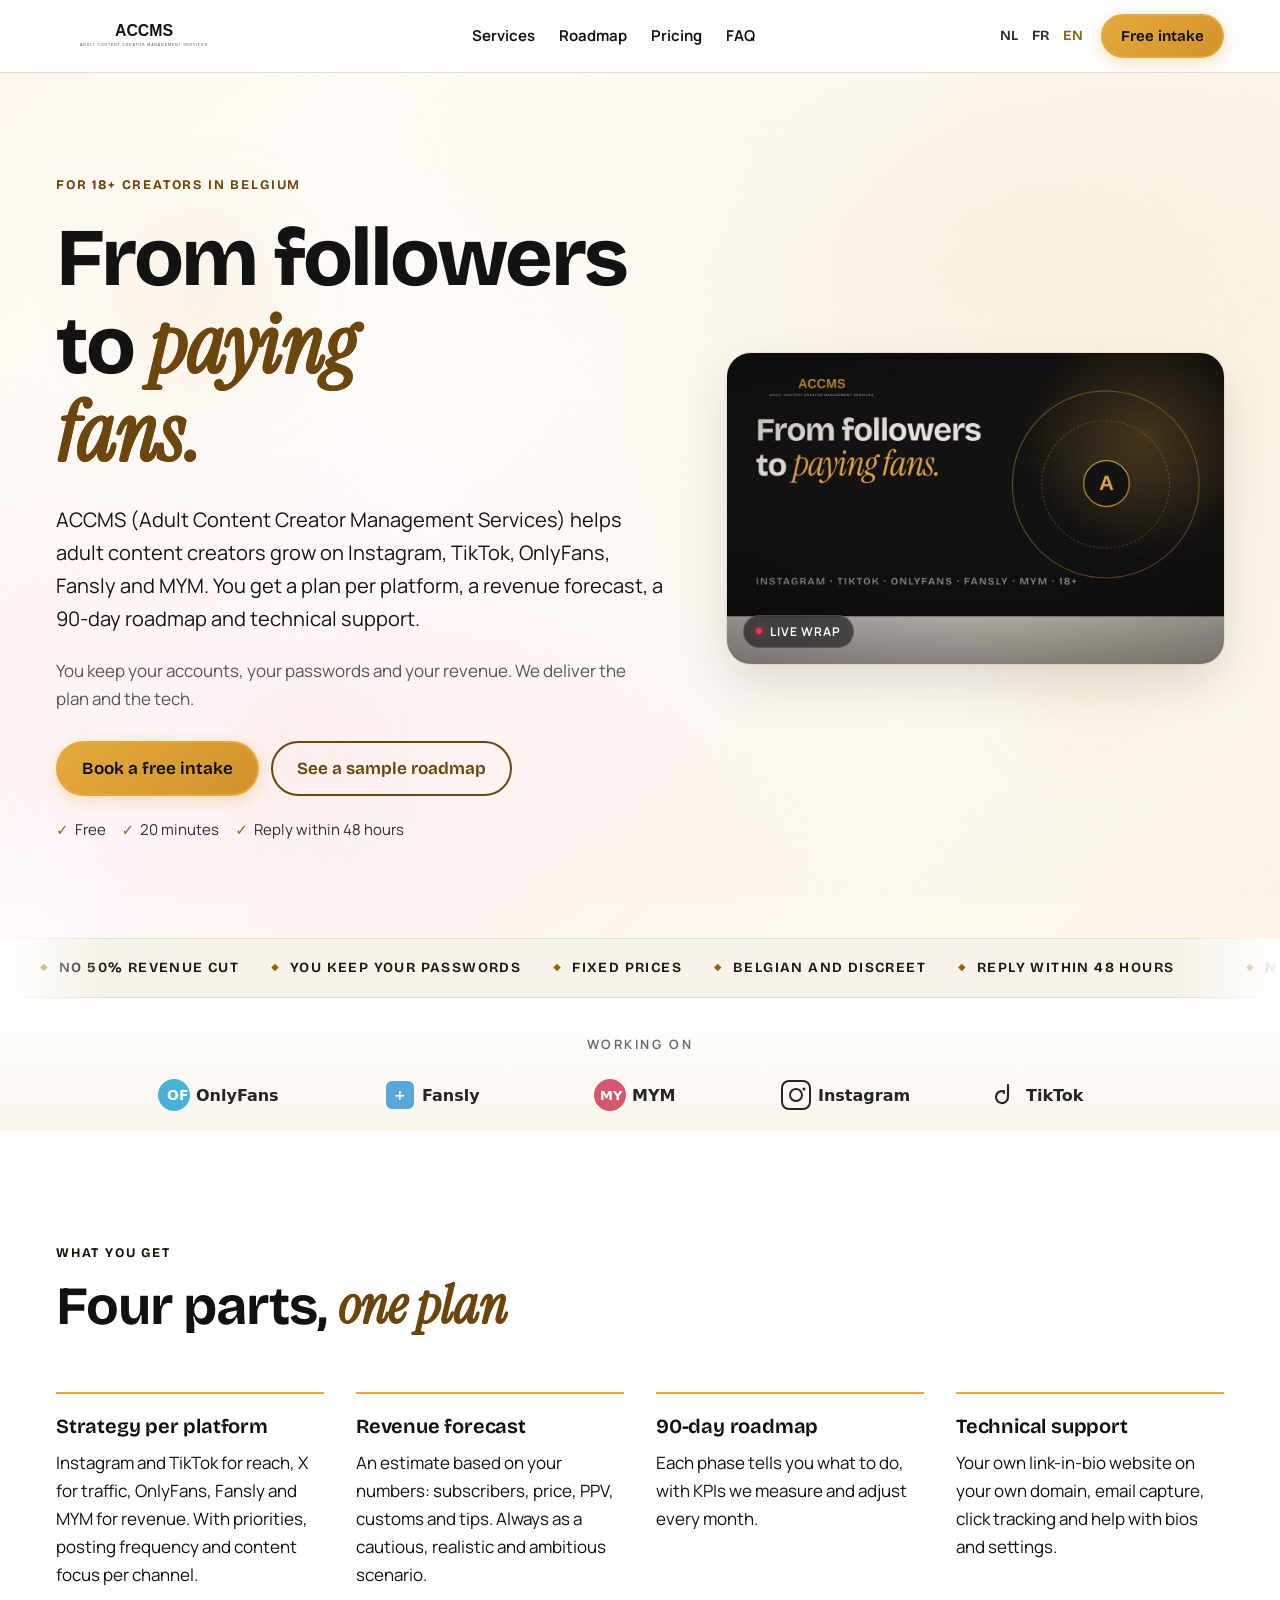
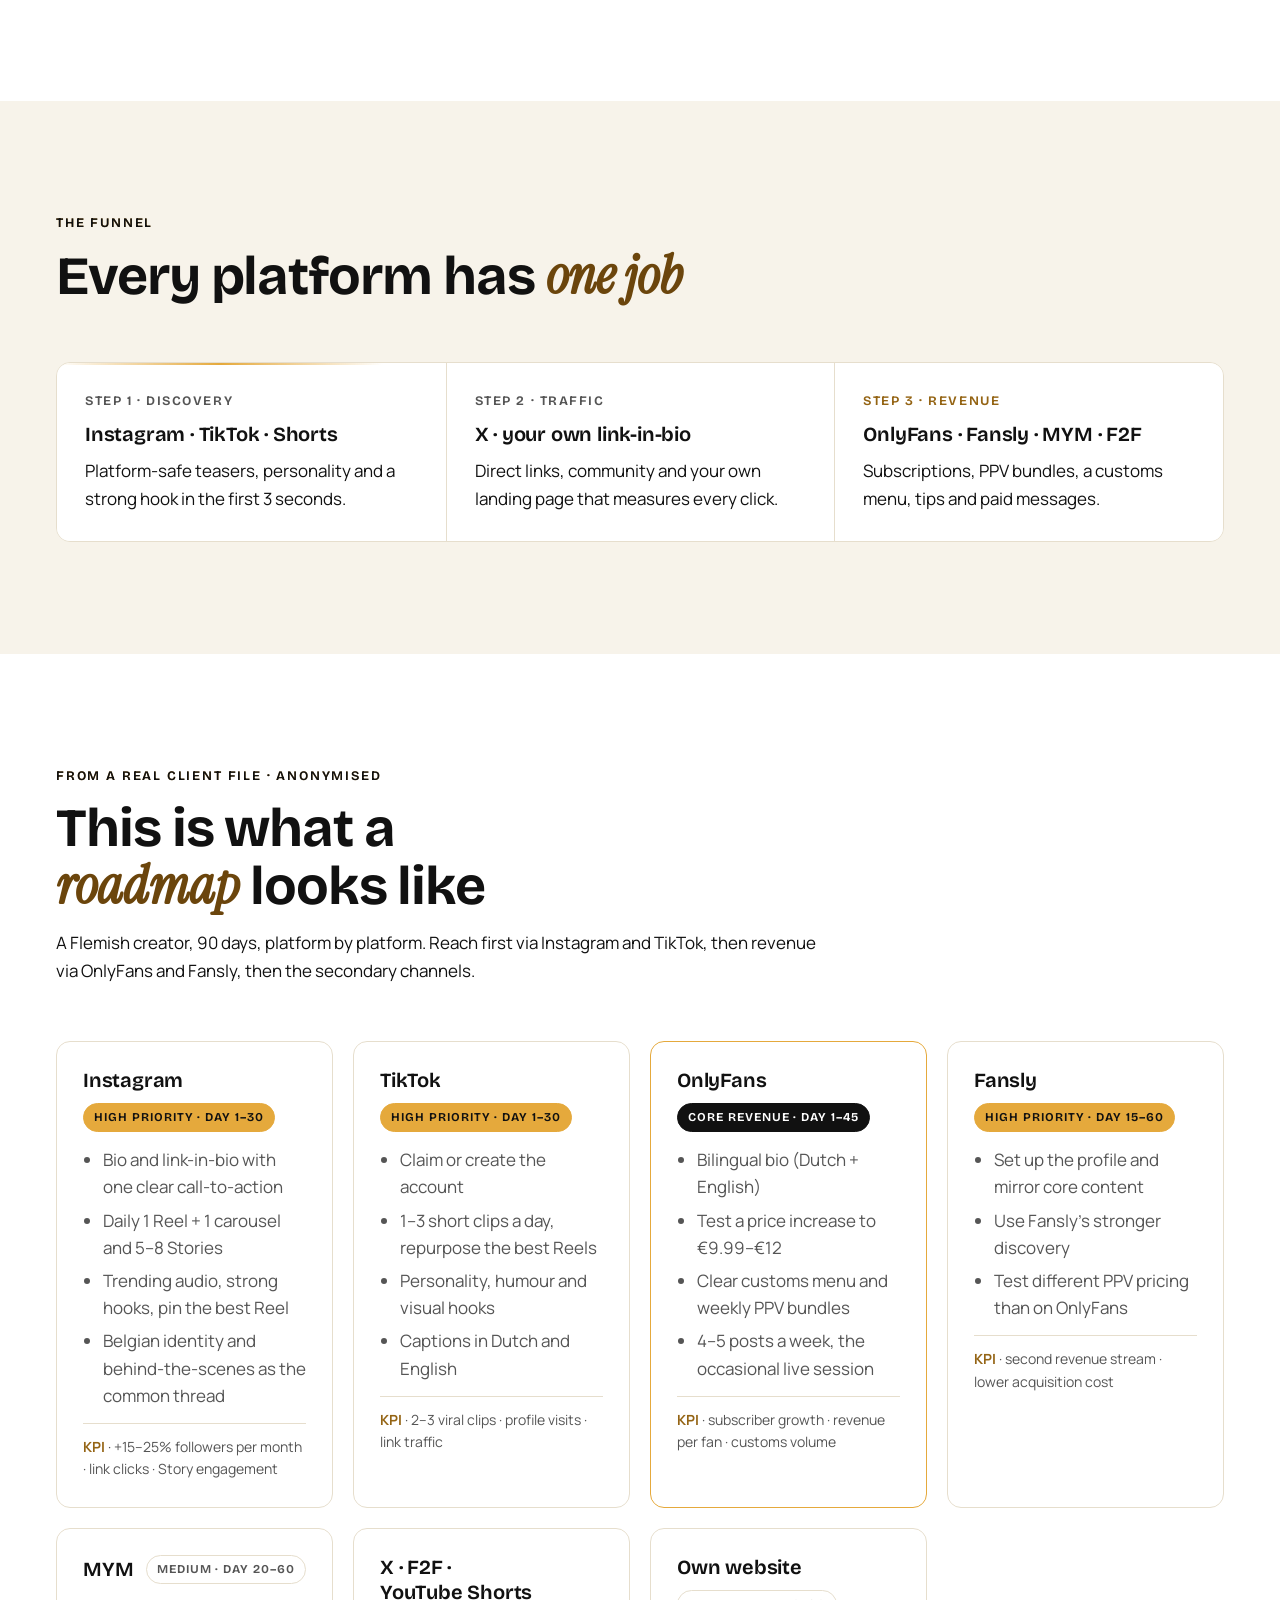
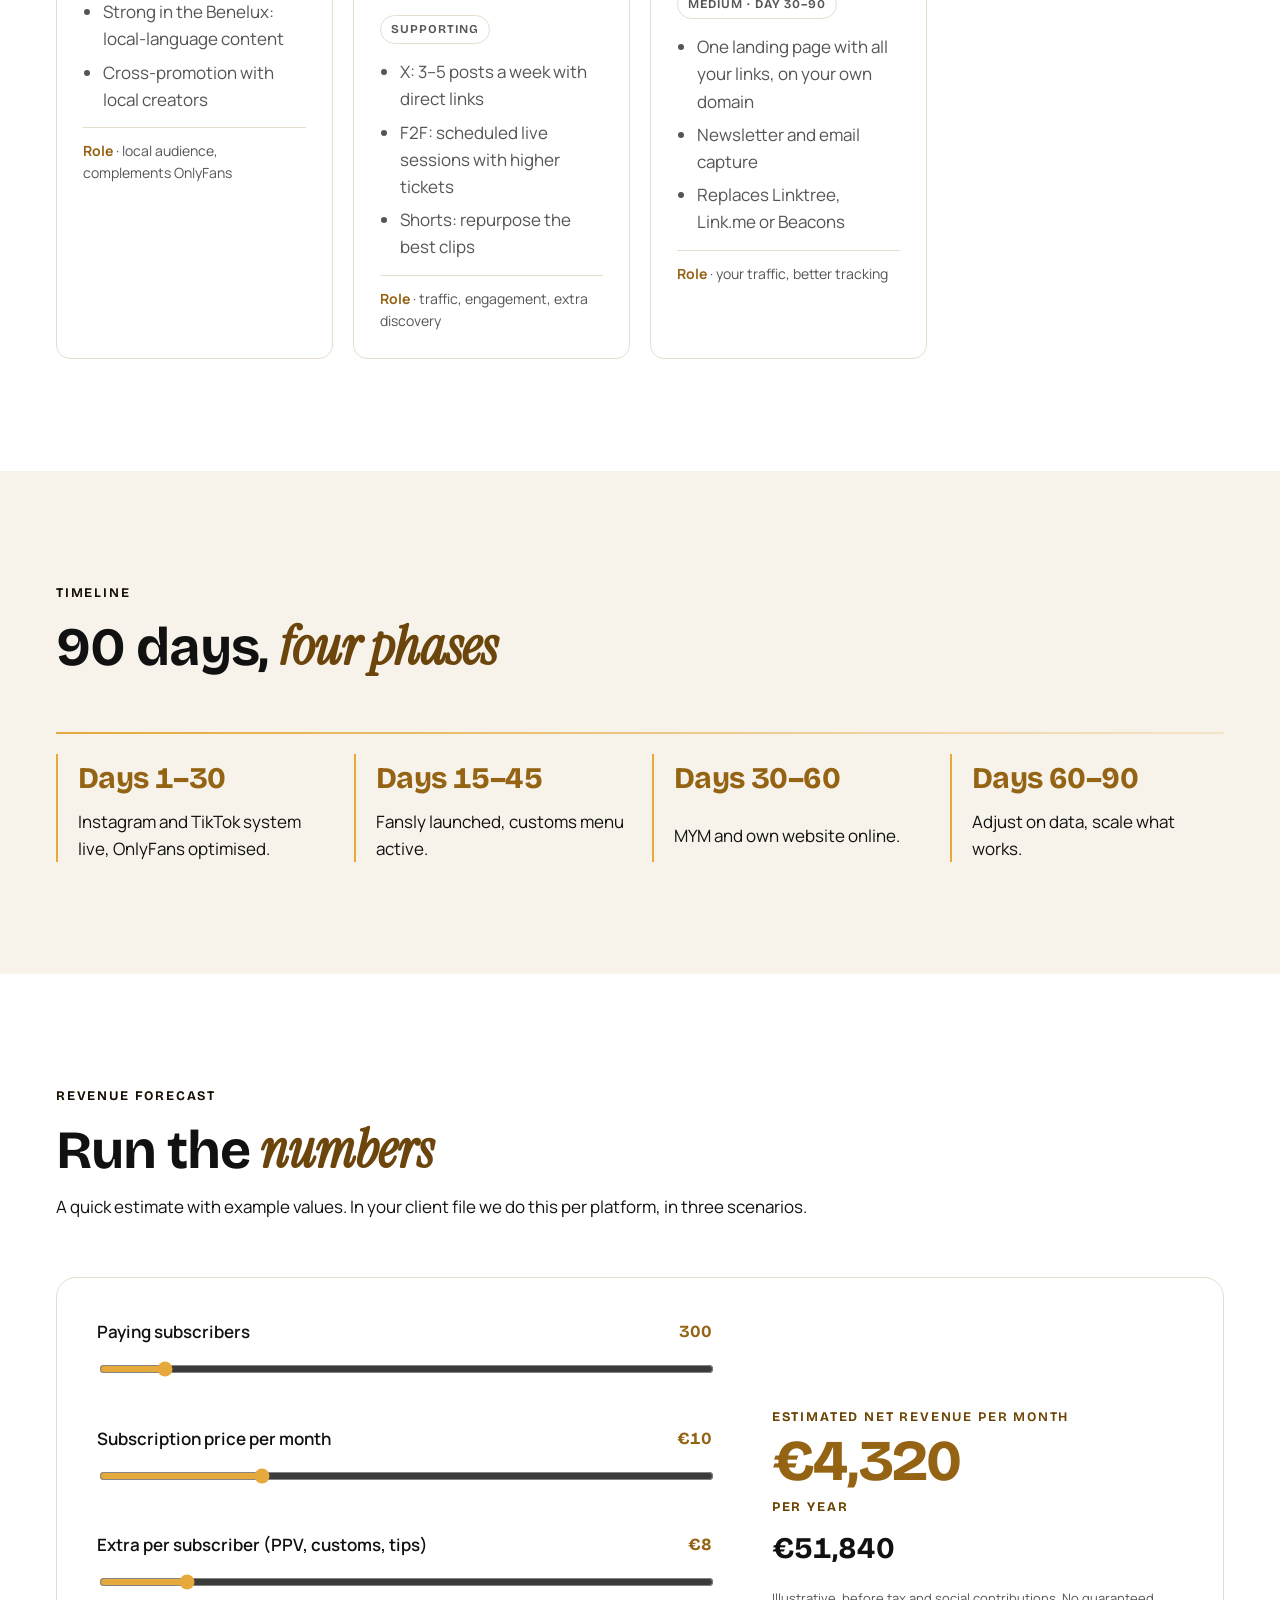
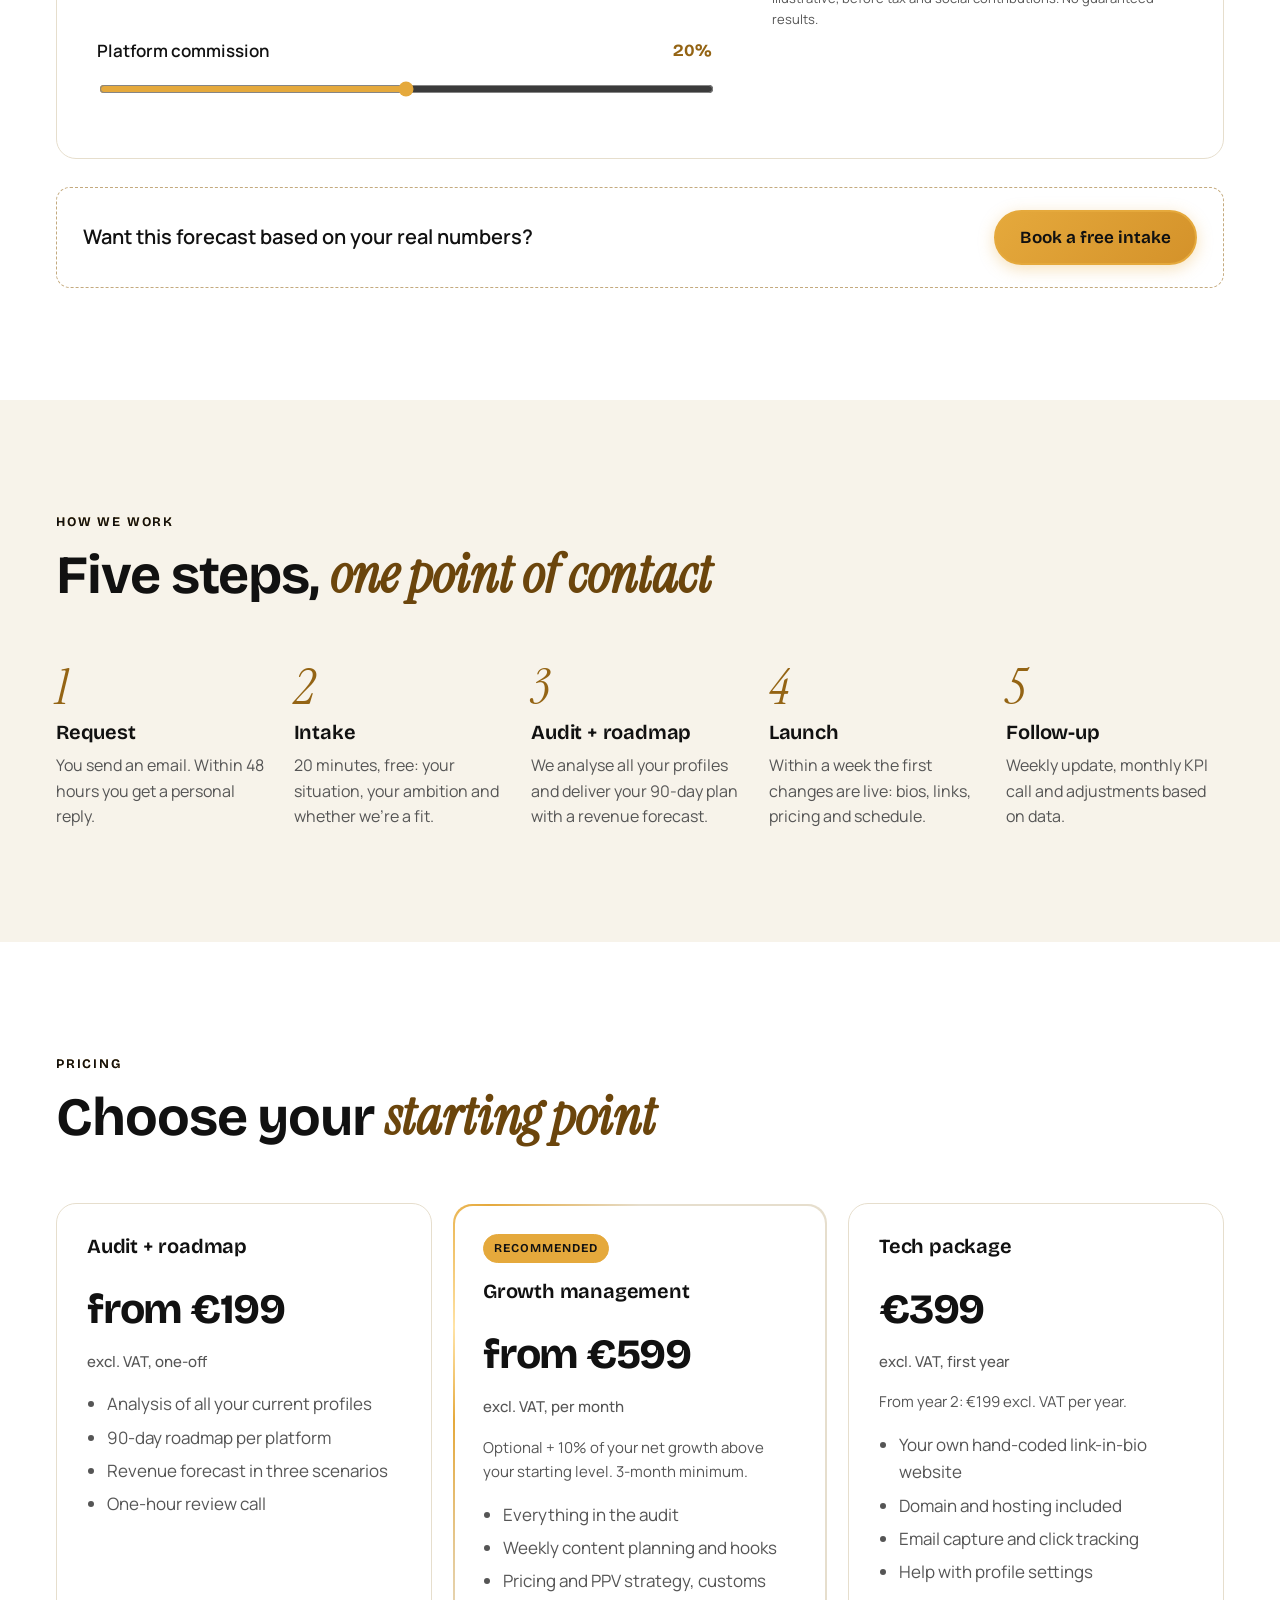
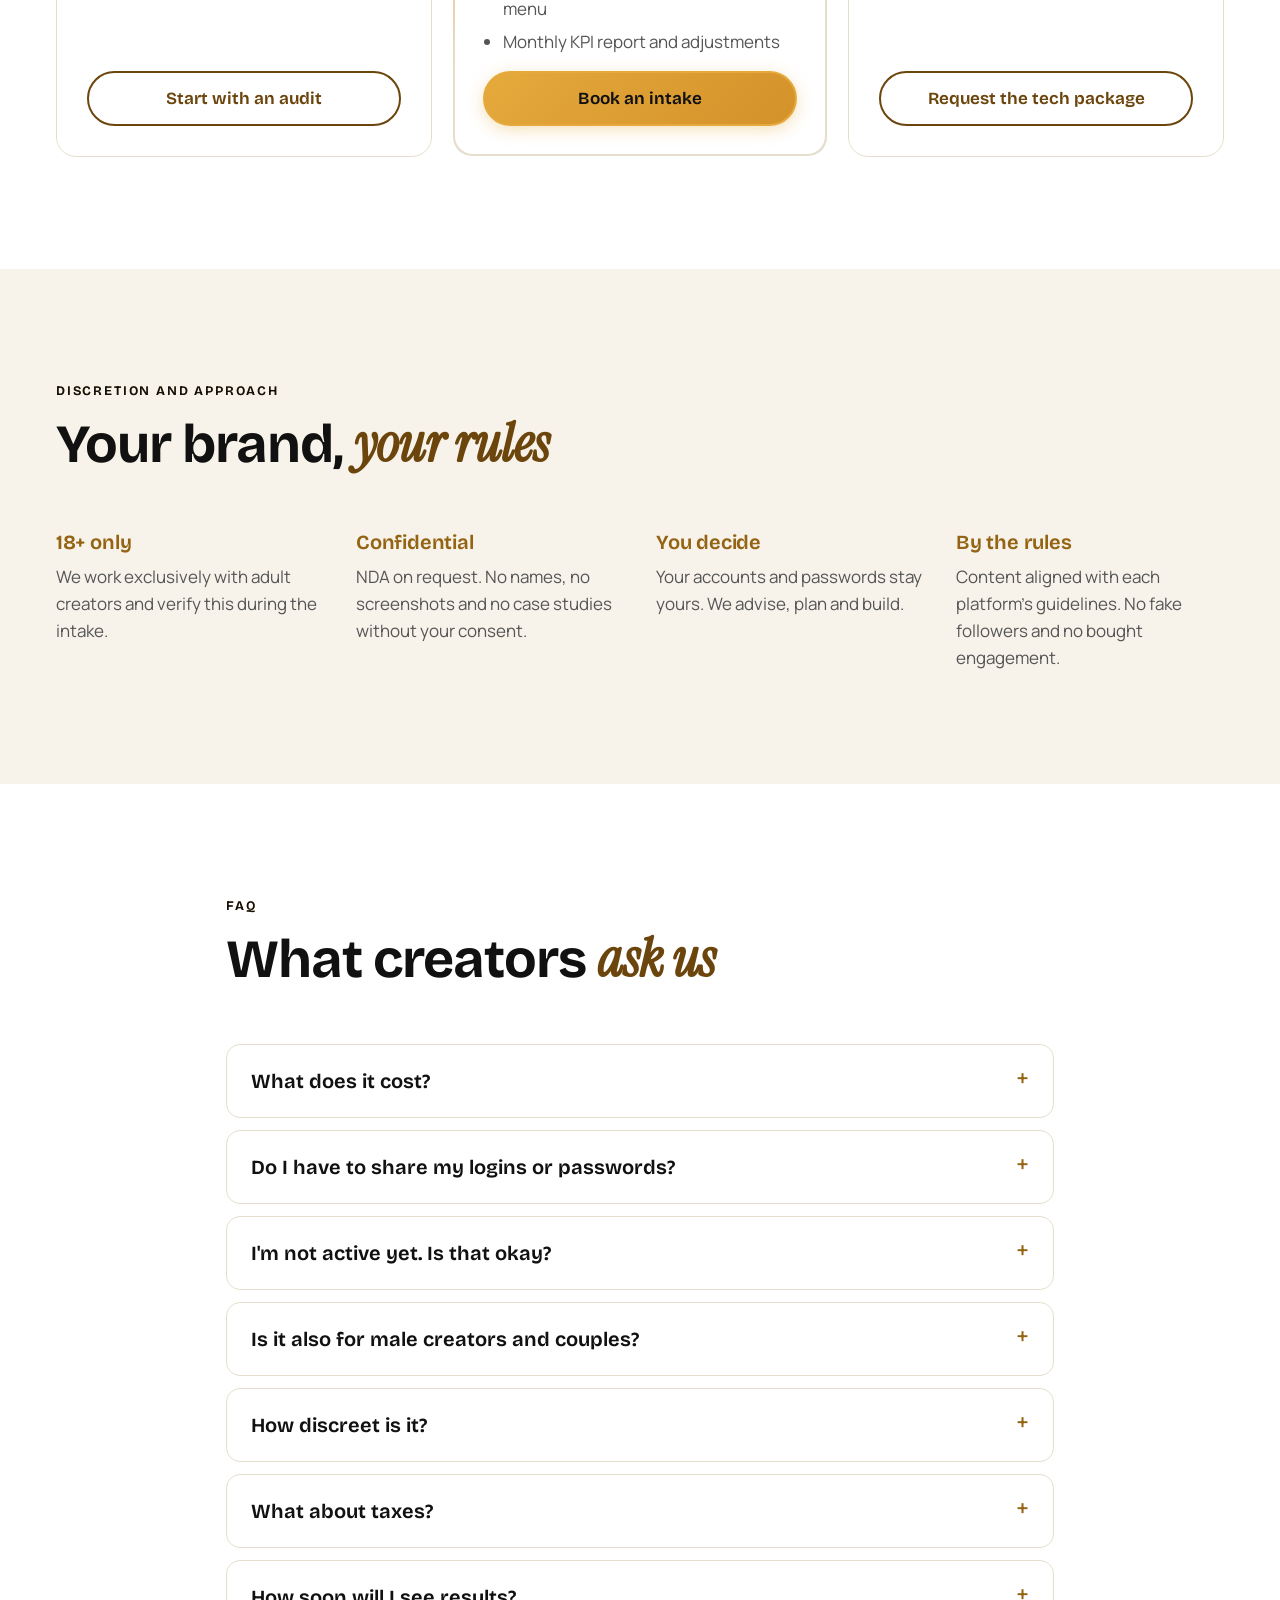
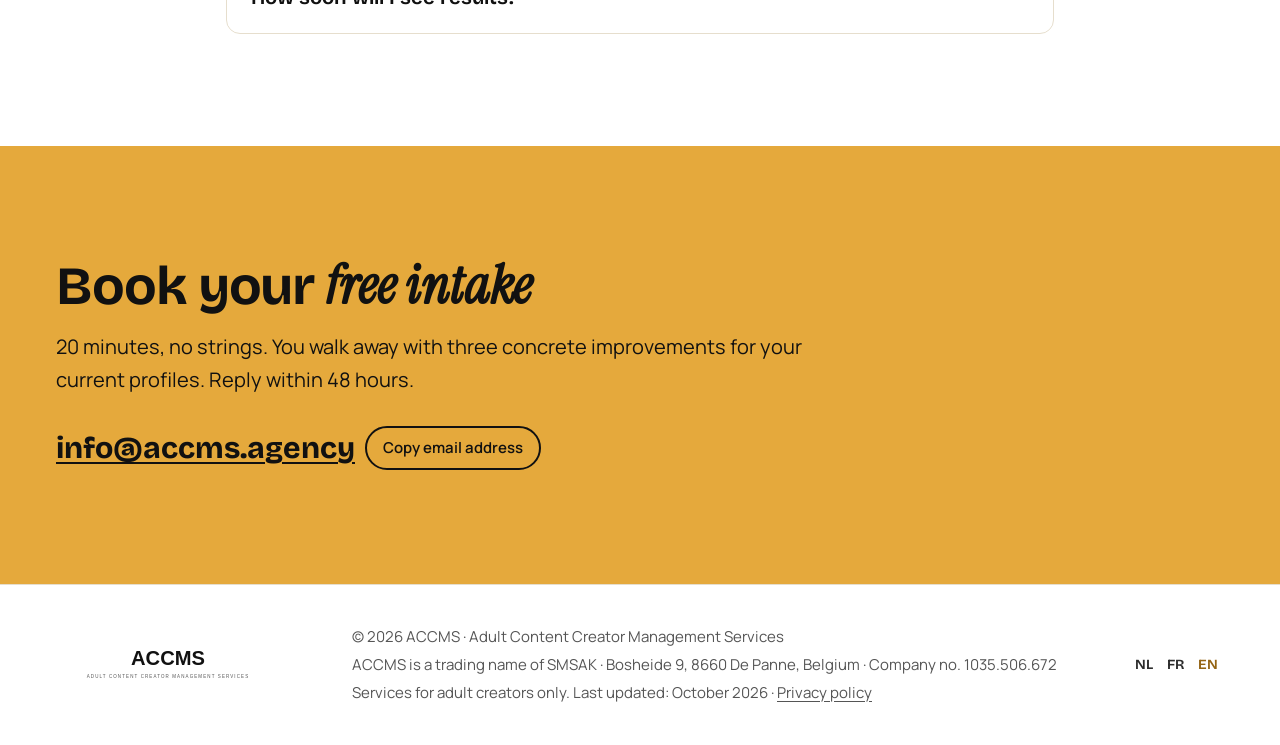
<file: en/index.html>
<!doctype html>
<html lang="en" data-locale="en-IE">
<head>
<meta charset="utf-8">
<meta name="viewport" content="width=device-width, initial-scale=1, viewport-fit=cover">
<title>ACCMS · Growth management for adult creators</title>
<meta name="description" content="ACCMS helps 18+ creators grow on Instagram, TikTok, OnlyFans, Fansly and MYM: a 90-day roadmap, revenue forecast and tech support. From €199.">
<link rel="canonical" href="https://www.accms.agency/en/">
<link rel="alternate" hreflang="nl-BE" href="https://www.accms.agency/">
<link rel="alternate" hreflang="fr-BE" href="https://www.accms.agency/fr/">
<link rel="alternate" hreflang="en" href="https://www.accms.agency/en/">
<link rel="alternate" hreflang="x-default" href="https://www.accms.agency/">
<meta name="robots" content="index, follow, max-image-preview:large">
<meta name="theme-color" content="#111111" media="(prefers-color-scheme: dark)">
<meta name="theme-color" content="#FFFFFF" media="(prefers-color-scheme: light)">
<meta property="og:type" content="website">
<meta property="og:site_name" content="ACCMS">
<meta property="og:title" content="ACCMS · Growth management for adult creators">
<meta property="og:description" content="ACCMS helps 18+ creators grow on Instagram, TikTok, OnlyFans, Fansly and MYM: a 90-day roadmap, revenue forecast and tech support. From €199.">
<meta property="og:url" content="https://www.accms.agency/en/">
<meta property="og:image" content="https://www.accms.agency/assets/og-image.png">
<meta property="og:image:width" content="1200">
<meta property="og:image:height" content="630">
<meta property="og:image:alt" content="ACCMS">
<meta property="og:locale" content="en_GB">
<meta property="og:locale:alternate" content="nl_BE">
<meta property="og:locale:alternate" content="fr_BE">
<meta name="twitter:card" content="summary_large_image">
<meta name="twitter:title" content="ACCMS · Growth management for adult creators">
<meta name="twitter:description" content="ACCMS helps 18+ creators grow on Instagram, TikTok, OnlyFans, Fansly and MYM: a 90-day roadmap, revenue forecast and tech support. From €199.">
<meta name="twitter:image" content="https://www.accms.agency/assets/og-image.png">
<link rel="icon" href="../favicon.ico" sizes="any">
<link rel="icon" href="../assets/icon.svg" type="image/svg+xml">
<link rel="apple-touch-icon" href="../assets/apple-touch-icon.png">
<link rel="manifest" href="../site.webmanifest">
<link rel="preload" href="../fonts/bricolage-grotesque.woff2" as="font" type="font/woff2" crossorigin>
<link rel="preload" href="../fonts/manrope.woff2" as="font" type="font/woff2" crossorigin>
<link rel="stylesheet" href="../css/site.css">

<script src="../js/main.js" defer></script>
<script src="../js/motion.js" defer></script>
<script type="application/ld+json">
{
 "@context": "https://schema.org",
 "@graph": [
  {
   "@type": "ProfessionalService",
   "@id": "https://www.accms.agency/#organization",
   "name": "ACCMS",
   "legalName": "SMSAK",
   "vatID": "BE1035.506.672",
   "taxID": "1035.506.672",
   "founder": {
    "@type": "Person",
    "name": "SMSAK"
   },
   "address": {
    "@type": "PostalAddress",
    "streetAddress": "Bosheide 9",
    "postalCode": "8660",
    "addressLocality": "De Panne",
    "addressCountry": "BE"
   },
   "alternateName": "Adult Content Creator Management Services",
   "url": "https://www.accms.agency/",
   "logo": "https://www.accms.agency/assets/icon-512.png",
   "image": "https://www.accms.agency/assets/og-image.png",
   "description": "ACCMS (Adult Content Creator Management Services) helps adult content creators grow on Instagram, TikTok, OnlyFans, Fansly and MYM. You get a plan per platform, a revenue forecast, a 90-day roadmap and technical support.",
   "email": "info@accms.agency",
   "priceRange": "€199–€599",
   "areaServed": {
    "@type": "Country",
    "name": "Belgium"
   },
   "knowsLanguage": [
    "nl",
    "fr",
    "en"
   ],
   "knowsAbout": [
    "Instagram",
    "TikTok",
    "OnlyFans",
    "Fansly",
    "MYM",
    "creator monetization",
    "link-in-bio websites"
   ],
   "hasOfferCatalog": {
    "@type": "OfferCatalog",
    "name": "Pricing",
    "itemListElement": [
     {
      "@type": "Offer",
      "name": "Audit + roadmap",
      "description": "Analysis of all your current profiles · 90-day roadmap per platform · Revenue forecast in three scenarios · One-hour review call",
      "priceSpecification": {
       "@type": "UnitPriceSpecification",
       "priceCurrency": "EUR",
       "valueAddedTaxIncluded": false,
       "minPrice": 199
      },
      "availability": "https://schema.org/InStock",
      "url": "https://www.accms.agency/en/#pricing"
     },
     {
      "@type": "Offer",
      "name": "Growth management",
      "description": "Everything in the audit · Weekly content planning and hooks · Pricing and PPV strategy, customs menu · Monthly KPI report and adjustments",
      "priceSpecification": {
       "@type": "UnitPriceSpecification",
       "priceCurrency": "EUR",
       "valueAddedTaxIncluded": false,
       "minPrice": 599,
       "unitCode": "MON"
      },
      "availability": "https://schema.org/InStock",
      "url": "https://www.accms.agency/en/#pricing"
     },
     {
      "@type": "Offer",
      "name": "Tech package",
      "description": "Your own hand-coded link-in-bio website · Domain and hosting included · Email capture and click tracking · Help with profile settings",
      "priceSpecification": {
       "@type": "UnitPriceSpecification",
       "priceCurrency": "EUR",
       "valueAddedTaxIncluded": false,
       "price": 399
      },
      "availability": "https://schema.org/InStock",
      "url": "https://www.accms.agency/en/#pricing"
     }
    ]
   }
  },
  {
   "@type": "WebSite",
   "@id": "https://www.accms.agency/#website",
   "url": "https://www.accms.agency/",
   "name": "ACCMS",
   "inLanguage": [
    "nl-BE",
    "fr-BE",
    "en"
   ],
   "publisher": {
    "@id": "https://www.accms.agency/#organization"
   }
  },
  {
   "@type": "WebPage",
   "@id": "https://www.accms.agency/en/#webpage",
   "url": "https://www.accms.agency/en/",
   "name": "ACCMS · Growth management for adult creators",
   "description": "ACCMS helps 18+ creators grow on Instagram, TikTok, OnlyFans, Fansly and MYM: a 90-day roadmap, revenue forecast and tech support. From €199.",
   "inLanguage": "en",
   "isPartOf": {
    "@id": "https://www.accms.agency/#website"
   },
   "about": {
    "@id": "https://www.accms.agency/#organization"
   },
   "dateModified": "2026-10-23"
  },
  {
   "@type": "FAQPage",
   "@id": "https://www.accms.agency/en/#faq",
   "inLanguage": "en",
   "mainEntity": [
    {
     "@type": "Question",
     "name": "What does it cost?",
     "acceptedAnswer": {
      "@type": "Answer",
      "text": "Audit + roadmap from €199, tech package €399 (from year 2 €199 per year) and growth management from €599 a month, with an optional 10% of your net growth above your starting level. All prices exclude VAT. We don't take 50% of your revenue."
     }
    },
    {
     "@type": "Question",
     "name": "Do I have to share my logins or passwords?",
     "acceptedAnswer": {
      "@type": "Answer",
      "text": "No. You keep your accounts, your passwords and your fans. We deliver the plan, the copy, the schedule and the tech; you publish."
     }
    },
    {
     "@type": "Question",
     "name": "I'm not active yet. Is that okay?",
     "acceptedAnswer": {
      "@type": "Answer",
      "text": "Yes. We build your platforms from scratch, in the right order: reach first, then revenue."
     }
    },
    {
     "@type": "Question",
     "name": "Is it also for male creators and couples?",
     "acceptedAnswer": {
      "@type": "Answer",
      "text": "Yes. The strategy depends on your audience and your niche."
     }
    },
    {
     "@type": "Question",
     "name": "How discreet is it?",
     "acceptedAnswer": {
      "@type": "Answer",
      "text": "NDA on request, no names or screenshots without your consent, and we help you keep your real identity separate from your creator name."
     }
    },
    {
     "@type": "Question",
     "name": "What about taxes?",
     "acceptedAnswer": {
      "@type": "Answer",
      "text": "Creator income is taxable in Belgium. We don't give tax advice; sort this out with an accountant."
     }
    },
    {
     "@type": "Question",
     "name": "How soon will I see results?",
     "acceptedAnswer": {
      "@type": "Answer",
      "text": "We review the first measurable numbers after 30 days. No guarantees, but a plan we adjust every month."
     }
    }
   ]
  }
 ]
}
</script>
</head>
<body>
<div class="progress" aria-hidden="true"></div>
<a class="skip" href="#main">Skip to content</a>
<header class="site-header">
<div class="wrap header-row">
<a class="brand" href="../en/" aria-label="ACCMS">
<img class="logo-dark" style="display:none" src="../assets/accms-logo-dark.svg" alt="ACCMS – Adult Content Creator Management Services" width="176" height="44">
<img class="logo-light" style="display:block" src="../assets/accms-logo-light.svg" alt="ACCMS – Adult Content Creator Management Services" width="176" height="44">
</a>
<nav class="main-nav" aria-label="Menu"><a href="#services">Services</a><a href="#roadmap">Roadmap</a><a href="#pricing">Pricing</a><a href="#faq">FAQ</a></nav>
<div class="header-tools">
<nav class="lang" aria-label="Language"><a href="../" hreflang="nl-BE" lang="nl-BE">NL</a><a href="../fr/" hreflang="fr-BE" lang="fr-BE">FR</a><a href="../en/" hreflang="en" lang="en" aria-current="page">EN</a></nav>

<a class="btn btn-primary header-cta" href="#contact">Free intake</a>
</div>
</div>
</header>

<main id="main">
<section class="hero">
<canvas class="hero-canvas" aria-hidden="true"></canvas>
<div class="wrap hero-grid">
<div class="hero-copy">
<p class="label fade-in">For 18+ creators in Belgium</p>
<h1><span class="line"><span class="d0">From followers</span></span><span class="line"><span class="d1">to <em>paying</em></span></span><span class="line"><span class="d2"><em>fans.</em></span></span></h1>
<p class="lead fade-in">ACCMS (Adult Content Creator Management Services) helps adult content creators grow on Instagram, TikTok, OnlyFans, Fansly and MYM. You get a plan per platform, a revenue forecast, a 90-day roadmap and technical support.</p>
<p class="promise fade-in">You keep your accounts, your passwords and your revenue. We deliver the plan and the tech.</p>
<div class="hero-ctas fade-in"><a class="btn btn-primary" href="#contact">Book a free intake</a><a class="btn btn-ghost" href="#roadmap">See a sample roadmap</a></div>
<p class="micro fade-in"><span>Free</span><span>20 minutes</span><span>Reply within 48 hours</span></p>
</div>
<figure class="hero-visual">
<video class="hero-video" autoplay muted loop playsinline webkit-playsinline x-webkit-airplay="allow" preload="metadata" poster="../assets/og-image.png" poster="../assets/og-image.png">
<source src="../assets/hero-car-h264.mp4" type="video/mp4">
</video>
<div class="hero-video-overlay" aria-hidden="true"></div>
<span class="hero-video-badge" aria-hidden="true">Live wrap</span>
</figure>
</div>
</section>

<div class="usp"><div class="track"><ul><li>No 50% revenue cut</li><li>You keep your passwords</li><li>Fixed prices</li><li>Belgian and discreet</li><li>Reply within 48 hours</li></ul><ul aria-hidden="true"><li>No 50% revenue cut</li><li>You keep your passwords</li><li>Fixed prices</li><li>Belgian and discreet</li><li>Reply within 48 hours</li></ul></div></div>

<section class="platforms" aria-label="Platforms">
  <div class="wrap">
    <p class="platforms-label">Working on</p>
    <div class="platform-row">
      <div class="platform-item"><img src="../assets/platforms/onlyfans.svg" alt="OnlyFans" width="160" height="40"></div>
      <div class="platform-item"><img src="../assets/platforms/fansly.svg" alt="Fansly" width="140" height="40"></div>
      <div class="platform-item"><img src="../assets/platforms/mym.svg" alt="MYM" width="120" height="40"></div>
      <div class="platform-item"><img src="../assets/platforms/instagram.svg" alt="Instagram" width="150" height="40"></div>
      <div class="platform-item"><img src="../assets/platforms/tiktok.svg" alt="TikTok" width="130" height="40"></div>
    </div>
  </div>
</section>

<section class="section" id="services" aria-labelledby="h-services">
<div class="wrap">
<div class="section-head" data-reveal><p class="label">What you get</p><h2 id="h-services">Four parts, <em>one plan</em></h2></div>
<div class="cols-4"><div class="col" data-reveal><h3>Strategy per platform</h3><p>Instagram and TikTok for reach, X for traffic, OnlyFans, Fansly and MYM for revenue. With priorities, posting frequency and content focus per channel.</p></div><div class="col" data-reveal><h3>Revenue forecast</h3><p>An estimate based on your numbers: subscribers, price, PPV, customs and tips. Always as a cautious, realistic and ambitious scenario.</p></div><div class="col" data-reveal><h3>90-day roadmap</h3><p>Each phase tells you what to do, with KPIs we measure and adjust every month.</p></div><div class="col" data-reveal><h3>Technical support</h3><p>Your own link-in-bio website on your own domain, email capture, click tracking and help with bios and settings.</p></div></div>
</div>
</section>

<section class="section band" aria-labelledby="h-funnel">
<div class="wrap">
<div class="section-head" data-reveal><p class="label">The funnel</p><h2 id="h-funnel">Every platform has <em>one job</em></h2></div>
<div class="funnel"><div data-reveal><span class="step">Step 1 · Discovery</span><h3>Instagram · TikTok · Shorts</h3><p>Platform-safe teasers, personality and a strong hook in the first 3 seconds.</p></div><div data-reveal><span class="step">Step 2 · Traffic</span><h3>X · your own link-in-bio</h3><p>Direct links, community and your own landing page that measures every click.</p></div><div data-reveal><span class="step">Step 3 · Revenue</span><h3>OnlyFans · Fansly · MYM · F2F</h3><p>Subscriptions, PPV bundles, a customs menu, tips and paid messages.</p></div></div>
</div>
</section>

<section class="section" id="roadmap" aria-labelledby="h-roadmap">
<div class="wrap">
<div class="section-head" data-reveal><p class="label">From a real client file · anonymised</p><h2 id="h-roadmap">This is what a <em>roadmap</em> looks like</h2><p>A Flemish creator, 90 days, platform by platform. Reach first via Instagram and TikTok, then revenue via OnlyFans and Fansly, then the secondary channels.</p></div>
<div class="cards"><article data-reveal class="card"><div class="card-top"><h3>Instagram</h3><span class="badge hi">High priority · day 1–30</span></div><ul><li>Bio and link-in-bio with one clear call-to-action</li><li>Daily 1 Reel + 1 carousel and 5–8 Stories</li><li>Trending audio, strong hooks, pin the best Reel</li><li>Belgian identity and behind-the-scenes as the common thread</li></ul><p class="kpi"><strong>KPI</strong> · +15–25% followers per month · link clicks · Story engagement</p></article><article data-reveal class="card"><div class="card-top"><h3>TikTok</h3><span class="badge hi">High priority · day 1–30</span></div><ul><li>Claim or create the account</li><li>1–3 short clips a day, repurpose the best Reels</li><li>Personality, humour and visual hooks</li><li>Captions in Dutch and English</li></ul><p class="kpi"><strong>KPI</strong> · 2–3 viral clips · profile visits · link traffic</p></article><article data-reveal class="card core"><div class="card-top"><h3>OnlyFans</h3><span class="badge core">Core revenue · day 1–45</span></div><ul><li>Bilingual bio (Dutch + English)</li><li>Test a price increase to €9.99–€12</li><li>Clear customs menu and weekly PPV bundles</li><li>4–5 posts a week, the occasional live session</li></ul><p class="kpi"><strong>KPI</strong> · subscriber growth · revenue per fan · customs volume</p></article><article data-reveal class="card"><div class="card-top"><h3>Fansly</h3><span class="badge hi">High priority · day 15–60</span></div><ul><li>Set up the profile and mirror core content</li><li>Use Fansly's stronger discovery</li><li>Test different PPV pricing than on OnlyFans</li></ul><p class="kpi"><strong>KPI</strong> · second revenue stream · lower acquisition cost</p></article><article data-reveal class="card"><div class="card-top"><h3>MYM</h3><span class="badge mid">Medium · day 20–60</span></div><ul><li>Strong in the Benelux: local-language content</li><li>Cross-promotion with local creators</li></ul><p class="kpi"><strong>Role</strong> · local audience, complements OnlyFans</p></article><article data-reveal class="card"><div class="card-top"><h3>X · F2F · YouTube Shorts</h3><span class="badge mid">Supporting</span></div><ul><li>X: 3–5 posts a week with direct links</li><li>F2F: scheduled live sessions with higher tickets</li><li>Shorts: repurpose the best clips</li></ul><p class="kpi"><strong>Role</strong> · traffic, engagement, extra discovery</p></article><article data-reveal class="card"><div class="card-top"><h3>Own website</h3><span class="badge mid">Medium · day 30–90</span></div><ul><li>One landing page with all your links, on your own domain</li><li>Newsletter and email capture</li><li>Replaces Linktree, Link.me or Beacons</li></ul><p class="kpi"><strong>Role</strong> · your traffic, better tracking</p></article></div>
</div>
</section>

<section class="section band" aria-labelledby="h-timeline">
<div class="wrap">
<div class="section-head" data-reveal><p class="label">Timeline</p><h2 id="h-timeline">90 days, <em>four phases</em></h2></div>
<ol class="timeline" data-reveal><li><span class="when">Days 1–30</span><p>Instagram and TikTok system live, OnlyFans optimised.</p></li><li><span class="when">Days 15–45</span><p>Fansly launched, customs menu active.</p></li><li><span class="when">Days 30–60</span><p>MYM and own website online.</p></li><li><span class="when">Days 60–90</span><p>Adjust on data, scale what works.</p></li></ol>
</div>
</section>

<section class="section" id="forecast" aria-labelledby="h-forecast">
<div class="wrap">
<div class="section-head" data-reveal><p class="label">Revenue forecast</p><h2 id="h-forecast">Run the <em>numbers</em></h2><p>A quick estimate with example values. In your client file we do this per platform, in three scenarios.</p></div>
<div class="calc" data-reveal>
<div class="calc-inputs"><div class="field"><label for="calc-subs"><span>Paying subscribers</span><output id="out-subs" for="calc-subs">300</output></label><input id="calc-subs" type="range" min="10" max="3000" step="10" value="300"></div><div class="field"><label for="calc-price"><span>Subscription price per month</span><output id="out-price" for="calc-price">€10</output></label><input id="calc-price" type="range" min="3" max="30" step="1" value="10"></div><div class="field"><label for="calc-extra"><span>Extra per subscriber (PPV, customs, tips)</span><output id="out-extra" for="calc-extra">€8</output></label><input id="calc-extra" type="range" min="0" max="60" step="1" value="8"></div><div class="field"><label for="calc-fee"><span>Platform commission</span><output id="out-fee" for="calc-fee">20%</output></label><input id="calc-fee" type="range" min="0" max="40" step="1" value="20"></div></div>
<div class="calc-result" aria-live="polite">
<span class="label">Estimated net revenue per month</span>
<span class="big" id="calc-monthly">€4,320</span>
<span class="label">Per year</span>
<span class="mid" id="calc-yearly">€51,840</span>
<small>Illustrative, before tax and social contributions. No guaranteed results.</small>
</div>
</div>
<div class="cta-strip" data-reveal><p>Want this forecast based on your real numbers?</p><a class="btn btn-primary" href="#contact">Book a free intake</a></div>
</div>
</section>

<section class="section band" id="process" aria-labelledby="h-process">
<div class="wrap">
<div class="section-head" data-reveal><p class="label">How we work</p><h2 id="h-process">Five steps, <em>one point of contact</em></h2></div>
<ol class="steps"><li data-reveal><h3>Request</h3><p>You send an email. Within 48 hours you get a personal reply.</p></li><li data-reveal><h3>Intake</h3><p>20 minutes, free: your situation, your ambition and whether we're a fit.</p></li><li data-reveal><h3>Audit + roadmap</h3><p>We analyse all your profiles and deliver your 90-day plan with a revenue forecast.</p></li><li data-reveal><h3>Launch</h3><p>Within a week the first changes are live: bios, links, pricing and schedule.</p></li><li data-reveal><h3>Follow-up</h3><p>Weekly update, monthly KPI call and adjustments based on data.</p></li></ol>
</div>
</section>

<section class="section" id="pricing" aria-labelledby="h-pricing">
<div class="wrap">
<div class="section-head" data-reveal><p class="label">Pricing</p><h2 id="h-pricing">Choose your <em>starting point</em></h2></div>
<div class="plans"><article data-reveal class="plan"><h3>Audit + roadmap</h3><p class="price">from €199<small>excl. VAT, one-off</small></p><ul><li>Analysis of all your current profiles</li><li>90-day roadmap per platform</li><li>Revenue forecast in three scenarios</li><li>One-hour review call</li></ul><a class="btn btn-ghost" href="#contact">Start with an audit</a></article><article data-reveal class="plan featured"><span class="badge hi flag">Recommended</span><h3>Growth management</h3><p class="price">from €599<small>excl. VAT, per month</small></p><p class="note">Optional + 10% of your net growth above your starting level. 3-month minimum.</p><ul><li>Everything in the audit</li><li>Weekly content planning and hooks</li><li>Pricing and PPV strategy, customs menu</li><li>Monthly KPI report and adjustments</li></ul><a class="btn btn-primary" href="#contact">Book an intake</a></article><article data-reveal class="plan"><h3>Tech package</h3><p class="price">€399<small>excl. VAT, first year</small></p><p class="note">From year 2: €199 excl. VAT per year.</p><ul><li>Your own hand-coded link-in-bio website</li><li>Domain and hosting included</li><li>Email capture and click tracking</li><li>Help with profile settings</li></ul><a class="btn btn-ghost" href="#contact">Request the tech package</a></article></div>
</div>
</section>

<section class="section band" aria-labelledby="h-trust">
<div class="wrap">
<div class="section-head" data-reveal><p class="label">Discretion and approach</p><h2 id="h-trust">Your brand, <em>your rules</em></h2></div>
<div class="trust"><div data-reveal><h3>18+ only</h3><p>We work exclusively with adult creators and verify this during the intake.</p></div><div data-reveal><h3>Confidential</h3><p>NDA on request. No names, no screenshots and no case studies without your consent.</p></div><div data-reveal><h3>You decide</h3><p>Your accounts and passwords stay yours. We advise, plan and build.</p></div><div data-reveal><h3>By the rules</h3><p>Content aligned with each platform's guidelines. No fake followers and no bought engagement.</p></div></div>
</div>
</section>

<section class="section" id="faq" aria-labelledby="h-faq">
<div class="wrap faq">
<div class="section-head" data-reveal><p class="label">FAQ</p><h2 id="h-faq">What creators <em>ask us</em></h2></div>
<div class="faq-list" data-reveal><details><summary>What does it cost?</summary><p>Audit + roadmap from €199, tech package €399 (from year 2 €199 per year) and growth management from €599 a month, with an optional 10% of your net growth above your starting level. All prices exclude VAT. We don't take 50% of your revenue.</p></details><details><summary>Do I have to share my logins or passwords?</summary><p>No. You keep your accounts, your passwords and your fans. We deliver the plan, the copy, the schedule and the tech; you publish.</p></details><details><summary>I'm not active yet. Is that okay?</summary><p>Yes. We build your platforms from scratch, in the right order: reach first, then revenue.</p></details><details><summary>Is it also for male creators and couples?</summary><p>Yes. The strategy depends on your audience and your niche.</p></details><details><summary>How discreet is it?</summary><p>NDA on request, no names or screenshots without your consent, and we help you keep your real identity separate from your creator name.</p></details><details><summary>What about taxes?</summary><p>Creator income is taxable in Belgium. We don't give tax advice; sort this out with an accountant.</p></details><details><summary>How soon will I see results?</summary><p>We review the first measurable numbers after 30 days. No guarantees, but a plan we adjust every month.</p></details></div>
</div>
</section>

<section class="section contact" id="contact" aria-labelledby="h-contact">
<div class="wrap contact-row">
<div><h2 id="h-contact">Book your <em>free intake</em></h2><p>20 minutes, no strings. You walk away with three concrete improvements for your current profiles. Reply within 48 hours.</p></div>
<div class="mail"><a id="mail-address" href="mailto:info@accms.agency?subject=ACCMS%20intake">info@accms.agency</a><button class="copy-btn" id="copy-mail" type="button" data-done="Copied">Copy email address</button></div>
</div>
</section>
</main>

<footer class="site-footer">
<div class="wrap footer-row">
<img class="logo-dark" style="display:none" src="../assets/accms-logo-dark.svg" alt="ACCMS" width="224" height="56" loading="lazy">
<img class="logo-light" style="display:block" src="../assets/accms-logo-light.svg" alt="ACCMS" width="224" height="56" loading="lazy">
<div class="footer-meta"><span>© 2026 ACCMS · Adult Content Creator Management Services</span><span>ACCMS is a trading name of SMSAK · Bosheide 9, 8660 De Panne, Belgium · Company no. 1035.506.672</span><span>Services for adult creators only. Last updated: October 2026 · <a href="privacy">Privacy policy</a></span></div>
<nav class="lang" aria-label="Language"><a href="../" hreflang="nl-BE" lang="nl-BE">NL</a><a href="../fr/" hreflang="fr-BE" lang="fr-BE">FR</a><a href="../en/" hreflang="en" lang="en" aria-current="page">EN</a></nav>
</div>
</footer>
</body>
</html>
</file>
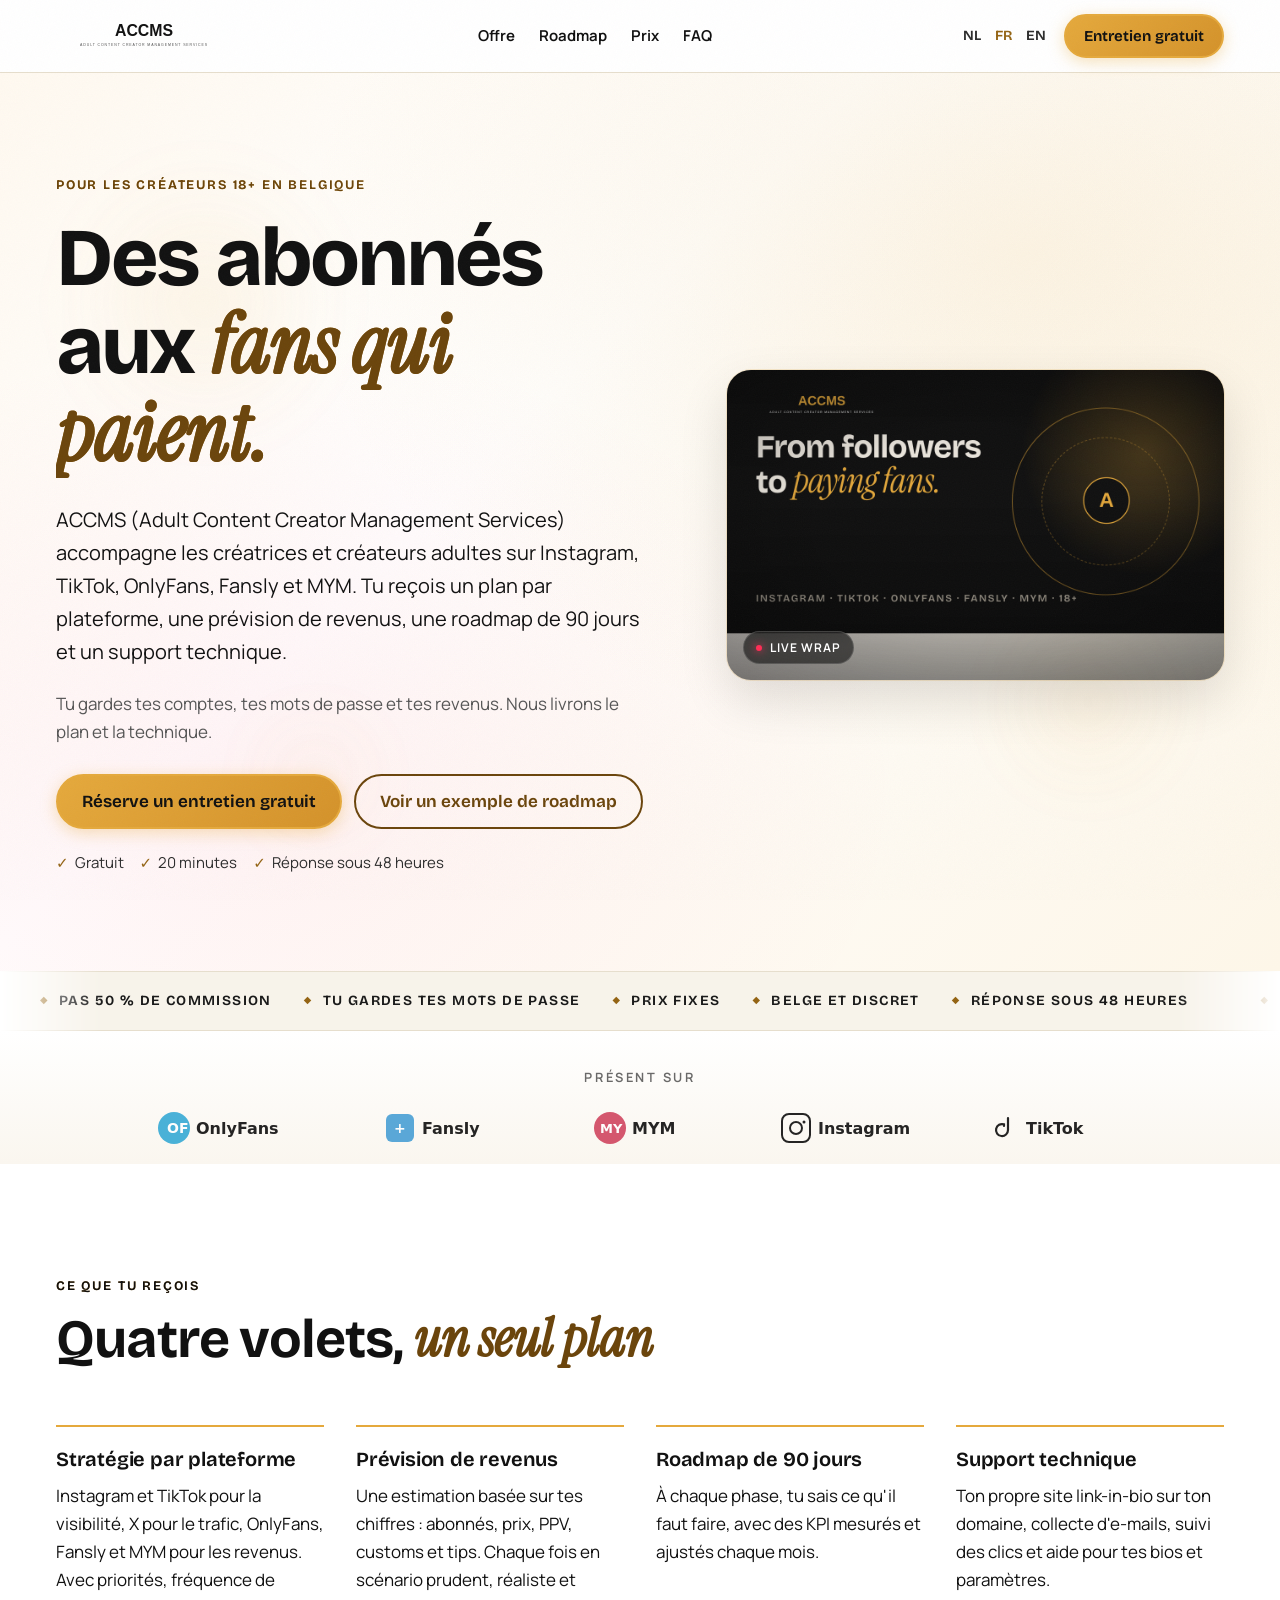
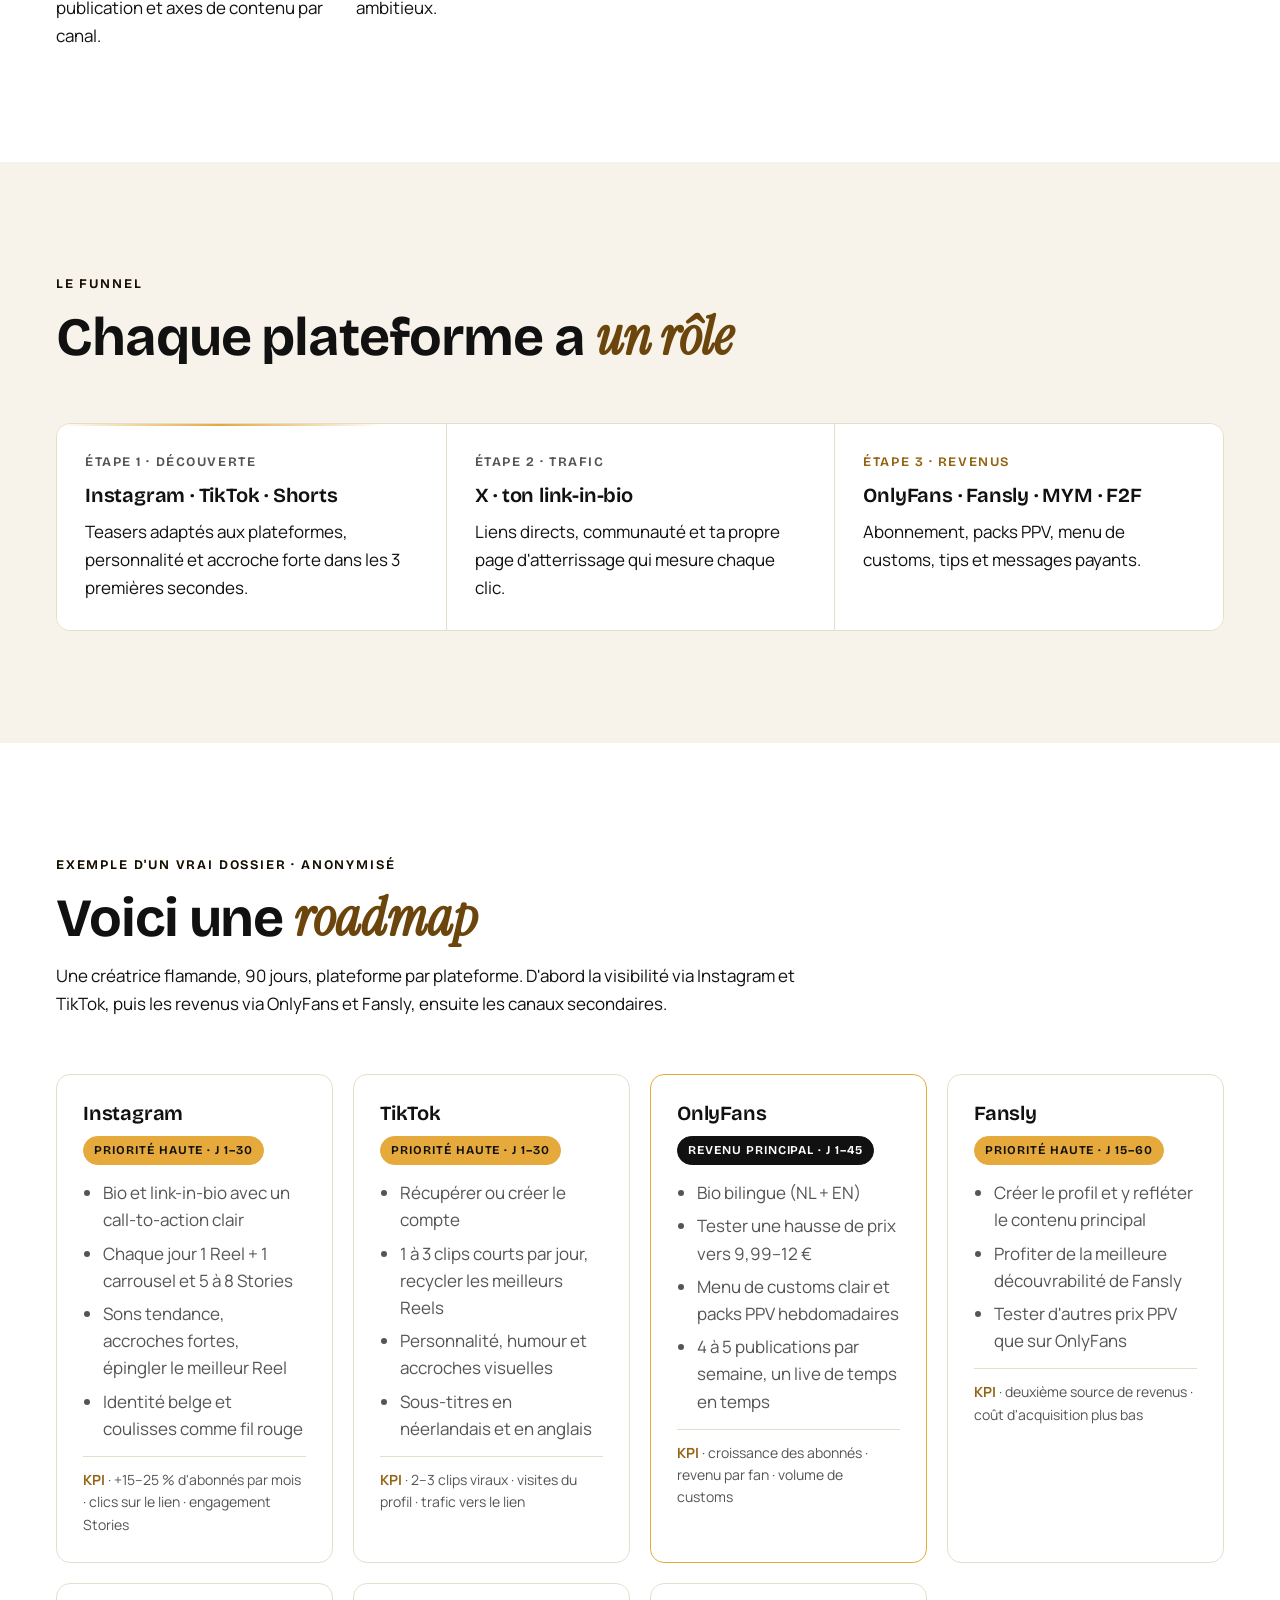
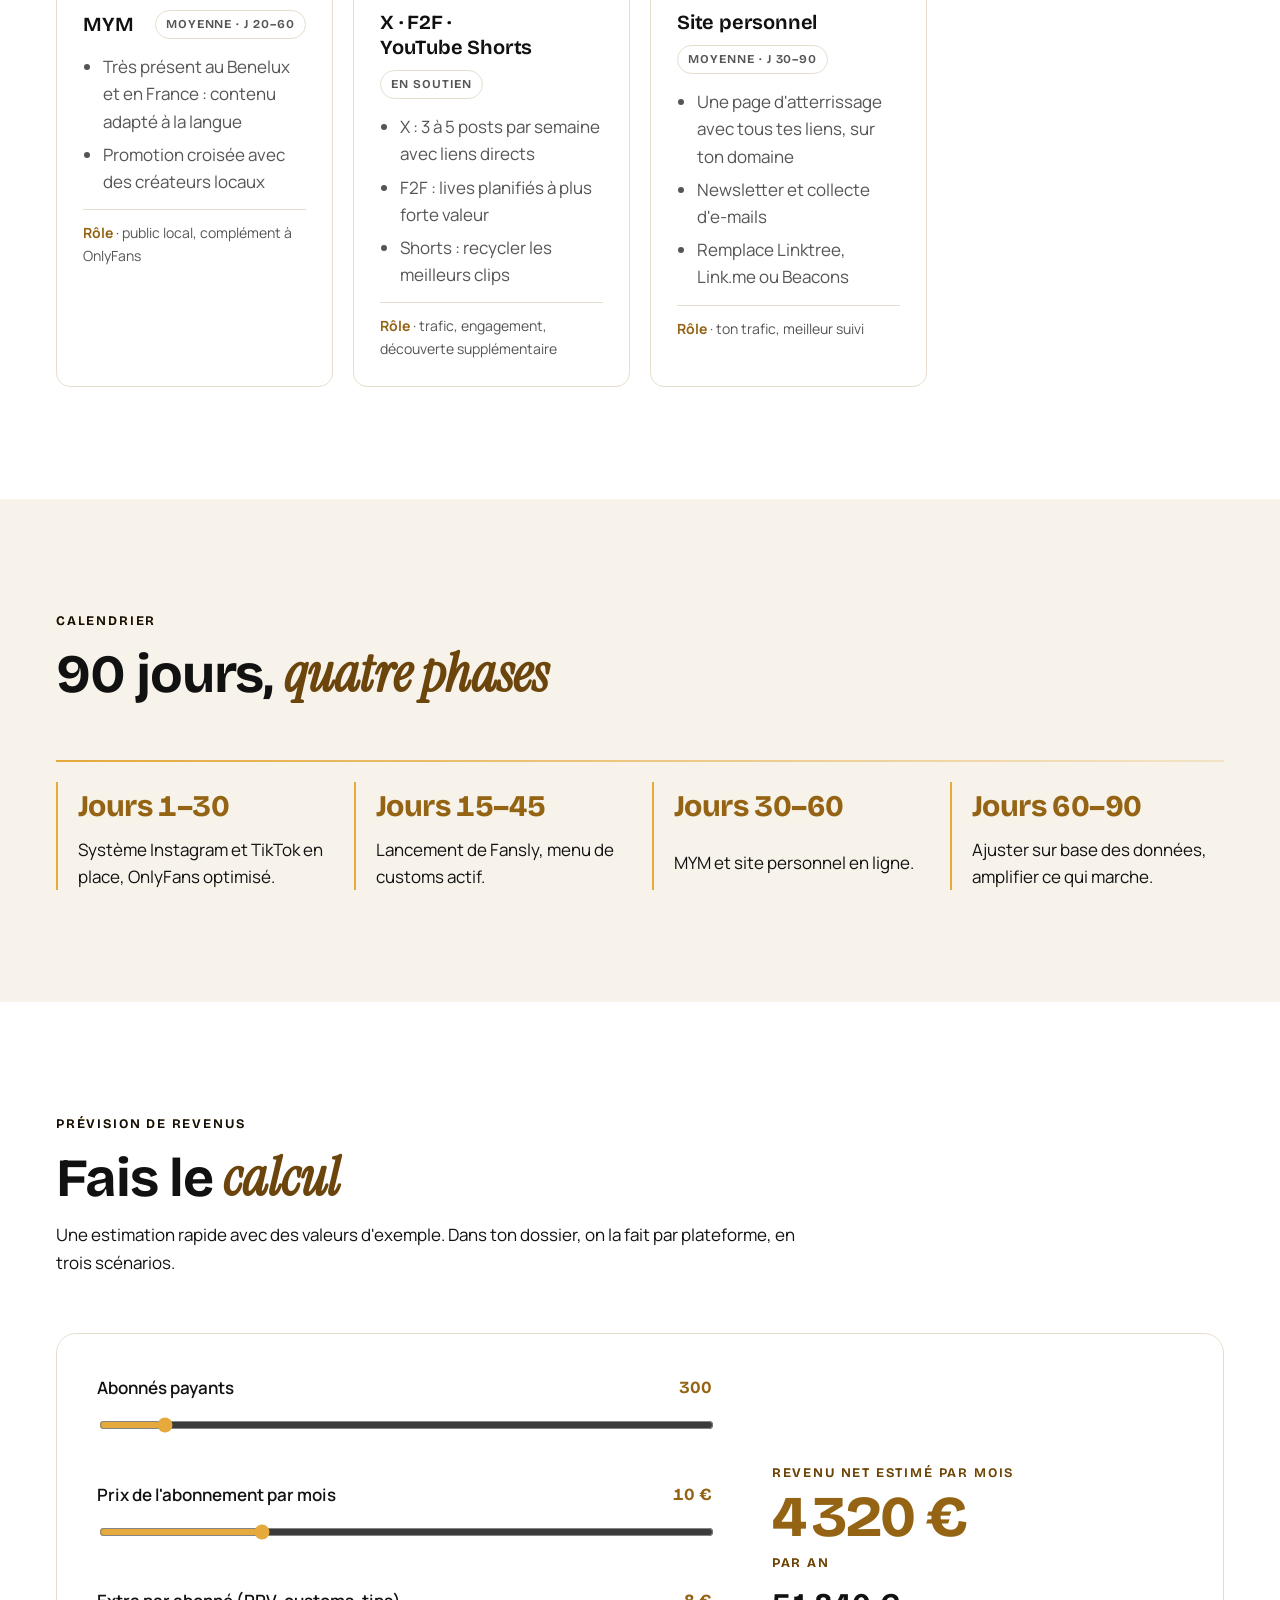
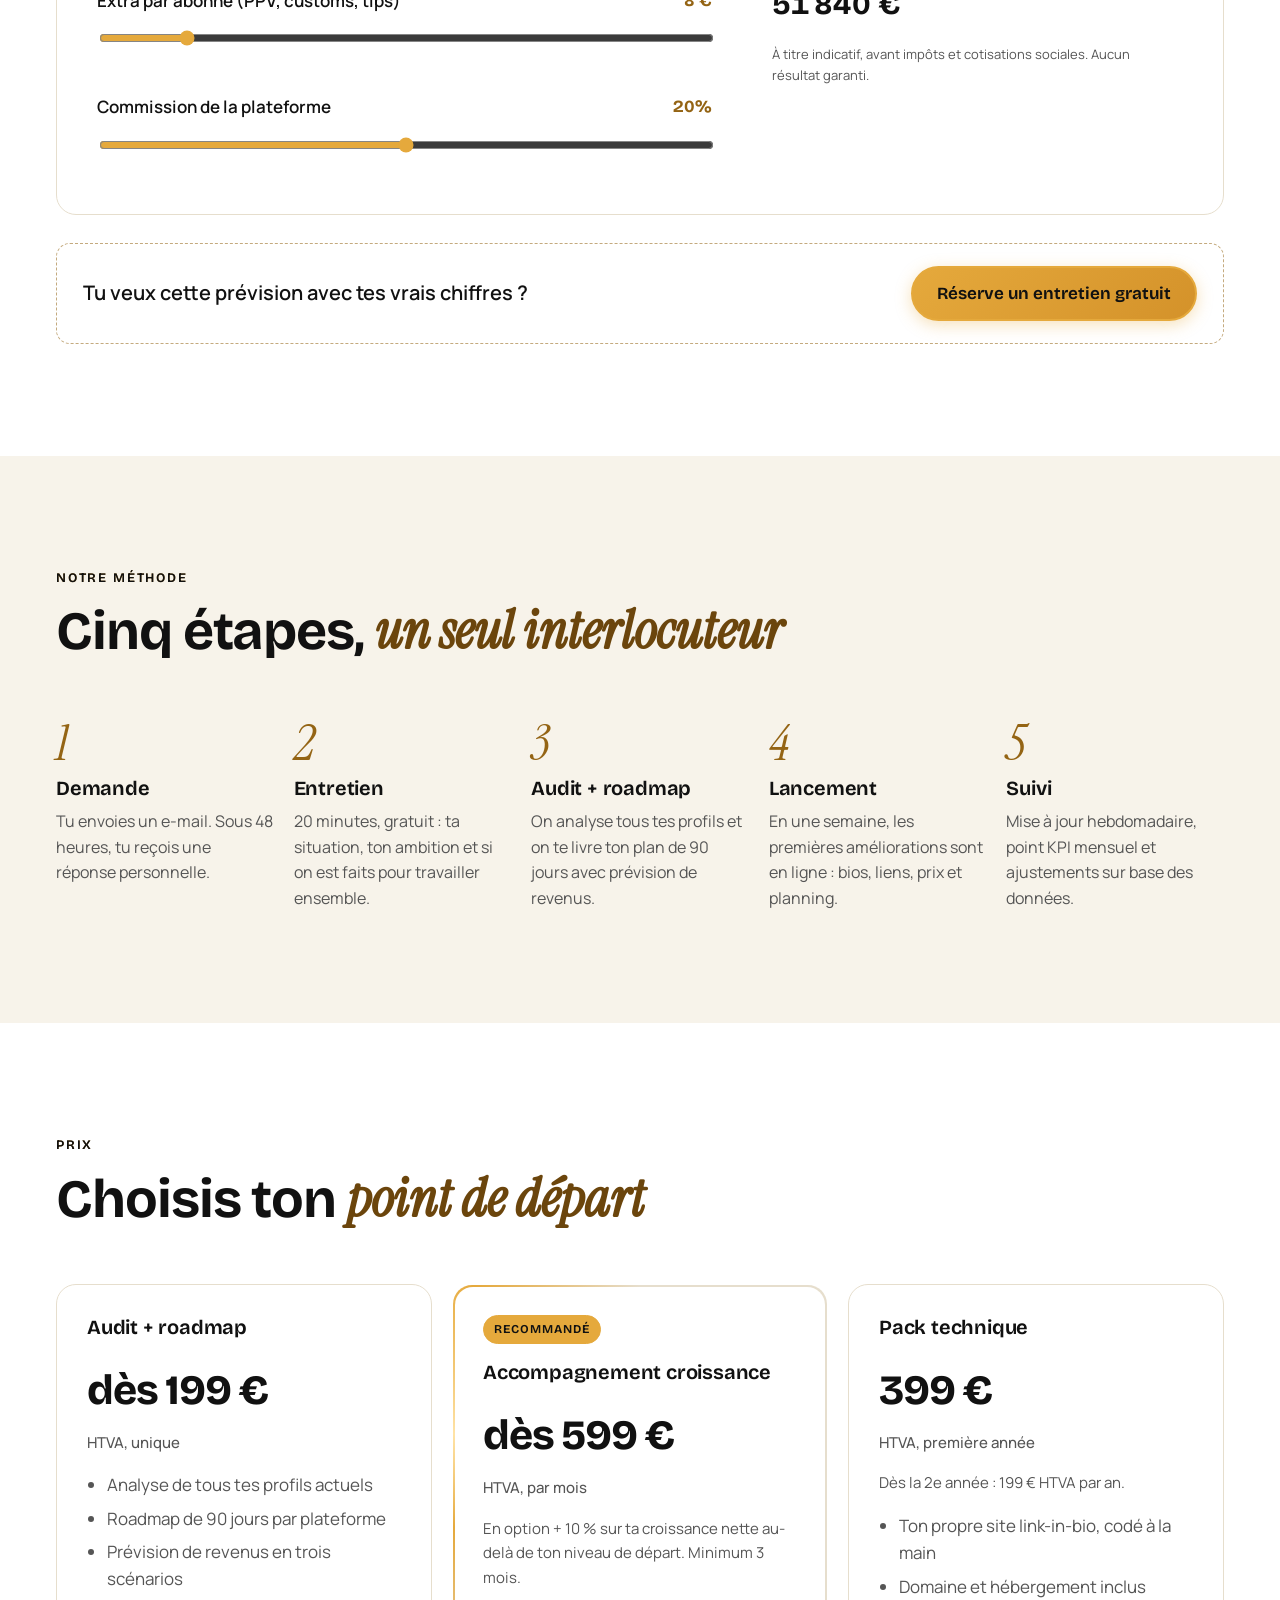
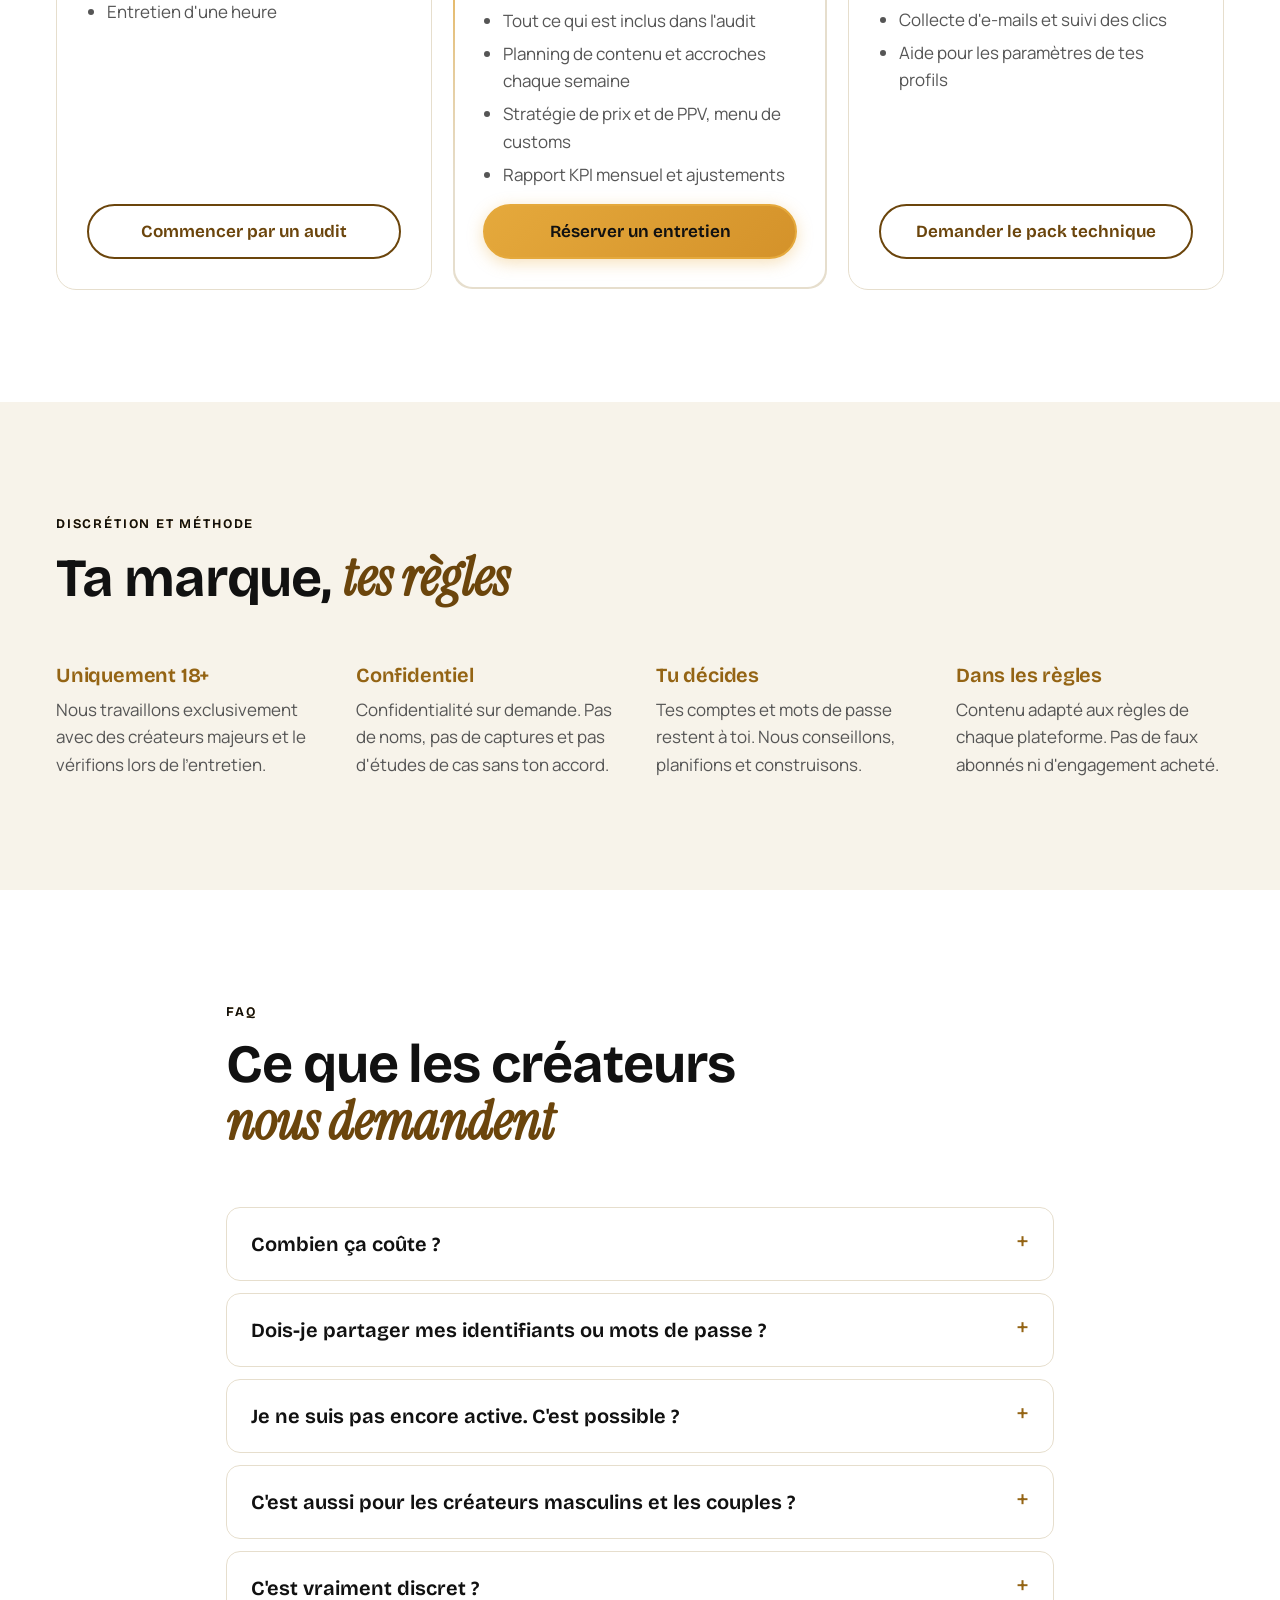
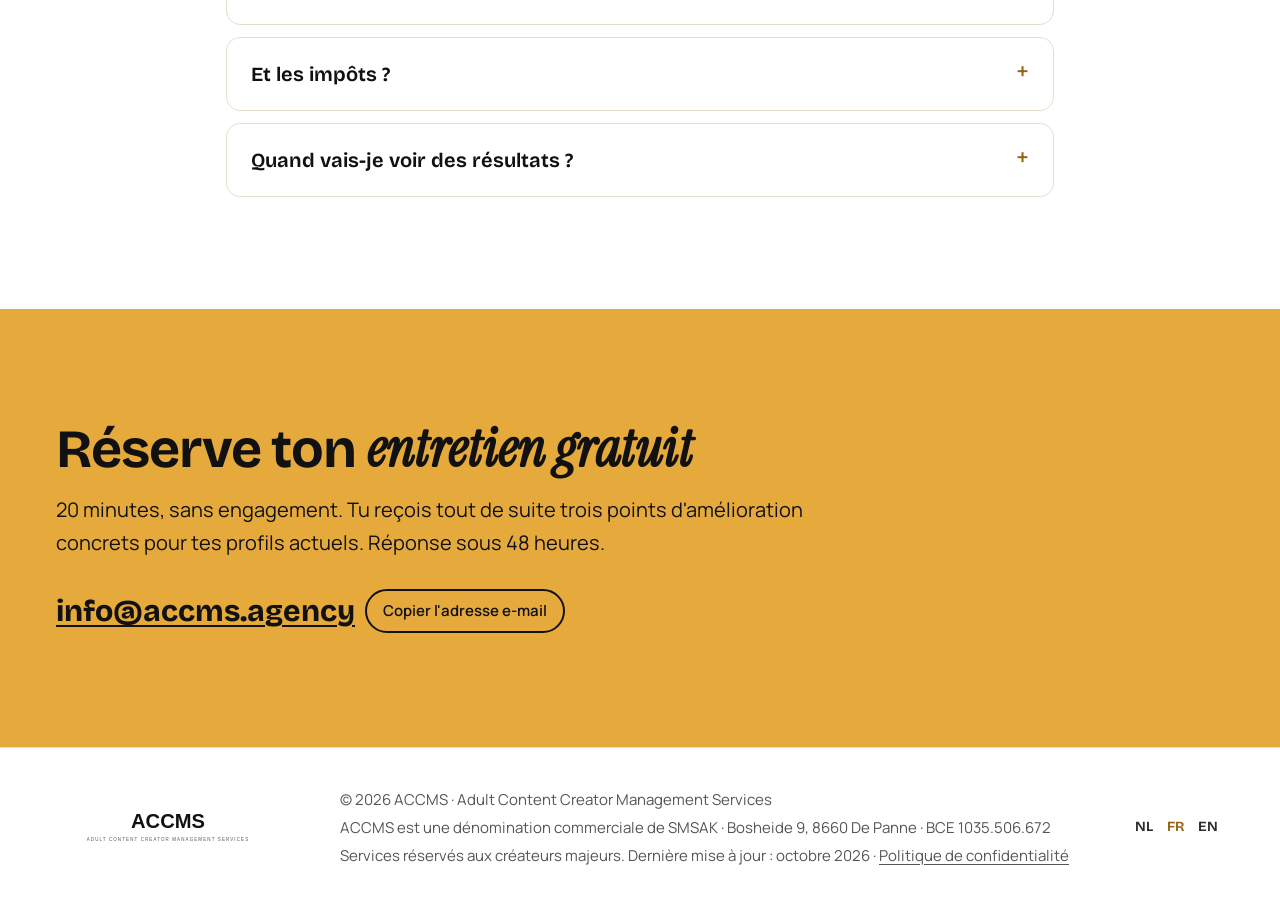
<file: fr/index.html>
<!doctype html>
<html lang="fr-BE" data-locale="fr-BE">
<head>
<meta charset="utf-8">
<meta name="viewport" content="width=device-width, initial-scale=1, viewport-fit=cover">
<title>ACCMS · Accompagnement des créateurs adultes</title>
<meta name="description" content="ACCMS accompagne les créateurs 18+ sur Instagram, TikTok, OnlyFans, Fansly et MYM : roadmap de 90 jours, prévision de revenus et technique. Dès 199 €.">
<link rel="canonical" href="https://www.accms.agency/fr/">
<link rel="alternate" hreflang="nl-BE" href="https://www.accms.agency/">
<link rel="alternate" hreflang="fr-BE" href="https://www.accms.agency/fr/">
<link rel="alternate" hreflang="en" href="https://www.accms.agency/en/">
<link rel="alternate" hreflang="x-default" href="https://www.accms.agency/">
<meta name="robots" content="index, follow, max-image-preview:large">
<meta name="theme-color" content="#111111" media="(prefers-color-scheme: dark)">
<meta name="theme-color" content="#FFFFFF" media="(prefers-color-scheme: light)">
<meta property="og:type" content="website">
<meta property="og:site_name" content="ACCMS">
<meta property="og:title" content="ACCMS · Accompagnement des créateurs adultes">
<meta property="og:description" content="ACCMS accompagne les créateurs 18+ sur Instagram, TikTok, OnlyFans, Fansly et MYM : roadmap de 90 jours, prévision de revenus et technique. Dès 199 €.">
<meta property="og:url" content="https://www.accms.agency/fr/">
<meta property="og:image" content="https://www.accms.agency/assets/og-image.png">
<meta property="og:image:width" content="1200">
<meta property="og:image:height" content="630">
<meta property="og:image:alt" content="ACCMS">
<meta property="og:locale" content="fr_BE">
<meta property="og:locale:alternate" content="nl_BE">
<meta property="og:locale:alternate" content="en_GB">
<meta name="twitter:card" content="summary_large_image">
<meta name="twitter:title" content="ACCMS · Accompagnement des créateurs adultes">
<meta name="twitter:description" content="ACCMS accompagne les créateurs 18+ sur Instagram, TikTok, OnlyFans, Fansly et MYM : roadmap de 90 jours, prévision de revenus et technique. Dès 199 €.">
<meta name="twitter:image" content="https://www.accms.agency/assets/og-image.png">
<link rel="icon" href="../favicon.ico" sizes="any">
<link rel="icon" href="../assets/icon.svg" type="image/svg+xml">
<link rel="apple-touch-icon" href="../assets/apple-touch-icon.png">
<link rel="manifest" href="../site.webmanifest">
<link rel="preload" href="../fonts/bricolage-grotesque.woff2" as="font" type="font/woff2" crossorigin>
<link rel="preload" href="../fonts/manrope.woff2" as="font" type="font/woff2" crossorigin>
<link rel="stylesheet" href="../css/site.css">

<script src="../js/main.js" defer></script>
<script src="../js/motion.js" defer></script>
<script type="application/ld+json">
{
 "@context": "https://schema.org",
 "@graph": [
  {
   "@type": "ProfessionalService",
   "@id": "https://www.accms.agency/#organization",
   "name": "ACCMS",
   "legalName": "SMSAK",
   "vatID": "BE1035.506.672",
   "taxID": "1035.506.672",
   "founder": {
    "@type": "Person",
    "name": "SMSAK"
   },
   "address": {
    "@type": "PostalAddress",
    "streetAddress": "Bosheide 9",
    "postalCode": "8660",
    "addressLocality": "De Panne",
    "addressCountry": "BE"
   },
   "alternateName": "Adult Content Creator Management Services",
   "url": "https://www.accms.agency/",
   "logo": "https://www.accms.agency/assets/icon-512.png",
   "image": "https://www.accms.agency/assets/og-image.png",
   "description": "ACCMS (Adult Content Creator Management Services) accompagne les créatrices et créateurs adultes sur Instagram, TikTok, OnlyFans, Fansly et MYM. Tu reçois un plan par plateforme, une prévision de revenus, une roadmap de 90 jours et un support technique.",
   "email": "info@accms.agency",
   "priceRange": "€199–€599",
   "areaServed": {
    "@type": "Country",
    "name": "Belgium"
   },
   "knowsLanguage": [
    "nl",
    "fr",
    "en"
   ],
   "knowsAbout": [
    "Instagram",
    "TikTok",
    "OnlyFans",
    "Fansly",
    "MYM",
    "creator monetization",
    "link-in-bio websites"
   ],
   "hasOfferCatalog": {
    "@type": "OfferCatalog",
    "name": "Prix",
    "itemListElement": [
     {
      "@type": "Offer",
      "name": "Audit + roadmap",
      "description": "Analyse de tous tes profils actuels · Roadmap de 90 jours par plateforme · Prévision de revenus en trois scénarios · Entretien d'une heure",
      "priceSpecification": {
       "@type": "UnitPriceSpecification",
       "priceCurrency": "EUR",
       "valueAddedTaxIncluded": false,
       "minPrice": 199
      },
      "availability": "https://schema.org/InStock",
      "url": "https://www.accms.agency/fr/#pricing"
     },
     {
      "@type": "Offer",
      "name": "Accompagnement croissance",
      "description": "Tout ce qui est inclus dans l'audit · Planning de contenu et accroches chaque semaine · Stratégie de prix et de PPV, menu de customs · Rapport KPI mensuel et ajustements",
      "priceSpecification": {
       "@type": "UnitPriceSpecification",
       "priceCurrency": "EUR",
       "valueAddedTaxIncluded": false,
       "minPrice": 599,
       "unitCode": "MON"
      },
      "availability": "https://schema.org/InStock",
      "url": "https://www.accms.agency/fr/#pricing"
     },
     {
      "@type": "Offer",
      "name": "Pack technique",
      "description": "Ton propre site link-in-bio, codé à la main · Domaine et hébergement inclus · Collecte d'e-mails et suivi des clics · Aide pour les paramètres de tes profils",
      "priceSpecification": {
       "@type": "UnitPriceSpecification",
       "priceCurrency": "EUR",
       "valueAddedTaxIncluded": false,
       "price": 399
      },
      "availability": "https://schema.org/InStock",
      "url": "https://www.accms.agency/fr/#pricing"
     }
    ]
   }
  },
  {
   "@type": "WebSite",
   "@id": "https://www.accms.agency/#website",
   "url": "https://www.accms.agency/",
   "name": "ACCMS",
   "inLanguage": [
    "nl-BE",
    "fr-BE",
    "en"
   ],
   "publisher": {
    "@id": "https://www.accms.agency/#organization"
   }
  },
  {
   "@type": "WebPage",
   "@id": "https://www.accms.agency/fr/#webpage",
   "url": "https://www.accms.agency/fr/",
   "name": "ACCMS · Accompagnement des créateurs adultes",
   "description": "ACCMS accompagne les créateurs 18+ sur Instagram, TikTok, OnlyFans, Fansly et MYM : roadmap de 90 jours, prévision de revenus et technique. Dès 199 €.",
   "inLanguage": "fr-BE",
   "isPartOf": {
    "@id": "https://www.accms.agency/#website"
   },
   "about": {
    "@id": "https://www.accms.agency/#organization"
   },
   "dateModified": "2026-10-23"
  },
  {
   "@type": "FAQPage",
   "@id": "https://www.accms.agency/fr/#faq",
   "inLanguage": "fr-BE",
   "mainEntity": [
    {
     "@type": "Question",
     "name": "Combien ça coûte ?",
     "acceptedAnswer": {
      "@type": "Answer",
      "text": "Audit + roadmap dès 199 €, pack technique 399 € (dès la 2e année 199 € par an) et accompagnement croissance dès 599 € par mois, avec en option 10 % sur ta croissance nette au-delà de ton niveau de départ. Tous les prix sont hors TVA. Nous ne prenons pas 50 % de tes revenus."
     }
    },
    {
     "@type": "Question",
     "name": "Dois-je partager mes identifiants ou mots de passe ?",
     "acceptedAnswer": {
      "@type": "Answer",
      "text": "Non. Tu gardes tes comptes, tes mots de passe et tes fans. Nous livrons le plan, les textes, le planning et la technique ; c'est toi qui publies."
     }
    },
    {
     "@type": "Question",
     "name": "Je ne suis pas encore active. C'est possible ?",
     "acceptedAnswer": {
      "@type": "Answer",
      "text": "Oui. On construit alors tes plateformes à partir de zéro, dans le bon ordre : d'abord la visibilité, ensuite les revenus."
     }
    },
    {
     "@type": "Question",
     "name": "C'est aussi pour les créateurs masculins et les couples ?",
     "acceptedAnswer": {
      "@type": "Answer",
      "text": "Oui. La stratégie dépend de ton public et de ta niche."
     }
    },
    {
     "@type": "Question",
     "name": "C'est vraiment discret ?",
     "acceptedAnswer": {
      "@type": "Answer",
      "text": "Confidentialité sur demande, aucun nom ni capture sans ton accord, et on t'aide à séparer ta vraie identité de ton nom de créatrice ou de créateur."
     }
    },
    {
     "@type": "Question",
     "name": "Et les impôts ?",
     "acceptedAnswer": {
      "@type": "Answer",
      "text": "Les revenus de créateur sont imposables en Belgique. Nous ne donnons pas de conseil fiscal ; règle cela avec un comptable."
     }
    },
    {
     "@type": "Question",
     "name": "Quand vais-je voir des résultats ?",
     "acceptedAnswer": {
      "@type": "Answer",
      "text": "On analyse les premiers chiffres mesurables après 30 jours. Pas de garantie, mais un plan qu'on ajuste chaque mois."
     }
    }
   ]
  }
 ]
}
</script>
</head>
<body>
<div class="progress" aria-hidden="true"></div>
<a class="skip" href="#main">Aller au contenu</a>
<header class="site-header">
<div class="wrap header-row">
<a class="brand" href="../fr/" aria-label="ACCMS">
<img class="logo-dark" style="display:none" src="../assets/accms-logo-dark.svg" alt="ACCMS – Adult Content Creator Management Services" width="176" height="44">
<img class="logo-light" style="display:block" src="../assets/accms-logo-light.svg" alt="ACCMS – Adult Content Creator Management Services" width="176" height="44">
</a>
<nav class="main-nav" aria-label="Menu"><a href="#services">Offre</a><a href="#roadmap">Roadmap</a><a href="#pricing">Prix</a><a href="#faq">FAQ</a></nav>
<div class="header-tools">
<nav class="lang" aria-label="Langue"><a href="../" hreflang="nl-BE" lang="nl-BE">NL</a><a href="../fr/" hreflang="fr-BE" lang="fr-BE" aria-current="page">FR</a><a href="../en/" hreflang="en" lang="en">EN</a></nav>

<a class="btn btn-primary header-cta" href="#contact">Entretien gratuit</a>
</div>
</div>
</header>

<main id="main">
<section class="hero">
<canvas class="hero-canvas" aria-hidden="true"></canvas>
<div class="wrap hero-grid">
<div class="hero-copy">
<p class="label fade-in">Pour les créateurs 18+ en Belgique</p>
<h1><span class="line"><span class="d0">Des abonnés</span></span><span class="line"><span class="d1">aux <em>fans qui</em></span></span><span class="line"><span class="d2"><em>paient.</em></span></span></h1>
<p class="lead fade-in">ACCMS (Adult Content Creator Management Services) accompagne les créatrices et créateurs adultes sur Instagram, TikTok, OnlyFans, Fansly et MYM. Tu reçois un plan par plateforme, une prévision de revenus, une roadmap de 90 jours et un support technique.</p>
<p class="promise fade-in">Tu gardes tes comptes, tes mots de passe et tes revenus. Nous livrons le plan et la technique.</p>
<div class="hero-ctas fade-in"><a class="btn btn-primary" href="#contact">Réserve un entretien gratuit</a><a class="btn btn-ghost" href="#roadmap">Voir un exemple de roadmap</a></div>
<p class="micro fade-in"><span>Gratuit</span><span>20 minutes</span><span>Réponse sous 48 heures</span></p>
</div>
<figure class="hero-visual">
<video class="hero-video" autoplay muted loop playsinline webkit-playsinline x-webkit-airplay="allow" preload="metadata" poster="../assets/og-image.png" poster="../assets/og-image.png">
<source src="../assets/hero-car-h264.mp4" type="video/mp4">
</video>
<div class="hero-video-overlay" aria-hidden="true"></div>
<span class="hero-video-badge" aria-hidden="true">Live wrap</span>
</figure>
</div>
</section>

<div class="usp"><div class="track"><ul><li>Pas 50 % de commission</li><li>Tu gardes tes mots de passe</li><li>Prix fixes</li><li>Belge et discret</li><li>Réponse sous 48 heures</li></ul><ul aria-hidden="true"><li>Pas 50 % de commission</li><li>Tu gardes tes mots de passe</li><li>Prix fixes</li><li>Belge et discret</li><li>Réponse sous 48 heures</li></ul></div></div>

<section class="platforms" aria-label="Platforms">
  <div class="wrap">
    <p class="platforms-label">Présent sur</p>
    <div class="platform-row">
      <div class="platform-item"><img src="../assets/platforms/onlyfans.svg" alt="OnlyFans" width="160" height="40"></div>
      <div class="platform-item"><img src="../assets/platforms/fansly.svg" alt="Fansly" width="140" height="40"></div>
      <div class="platform-item"><img src="../assets/platforms/mym.svg" alt="MYM" width="120" height="40"></div>
      <div class="platform-item"><img src="../assets/platforms/instagram.svg" alt="Instagram" width="150" height="40"></div>
      <div class="platform-item"><img src="../assets/platforms/tiktok.svg" alt="TikTok" width="130" height="40"></div>
    </div>
  </div>
</section>

<section class="section" id="services" aria-labelledby="h-services">
<div class="wrap">
<div class="section-head" data-reveal><p class="label">Ce que tu reçois</p><h2 id="h-services">Quatre volets, <em>un seul plan</em></h2></div>
<div class="cols-4"><div class="col" data-reveal><h3>Stratégie par plateforme</h3><p>Instagram et TikTok pour la visibilité, X pour le trafic, OnlyFans, Fansly et MYM pour les revenus. Avec priorités, fréquence de publication et axes de contenu par canal.</p></div><div class="col" data-reveal><h3>Prévision de revenus</h3><p>Une estimation basée sur tes chiffres : abonnés, prix, PPV, customs et tips. Chaque fois en scénario prudent, réaliste et ambitieux.</p></div><div class="col" data-reveal><h3>Roadmap de 90 jours</h3><p>À chaque phase, tu sais ce qu'il faut faire, avec des KPI mesurés et ajustés chaque mois.</p></div><div class="col" data-reveal><h3>Support technique</h3><p>Ton propre site link-in-bio sur ton domaine, collecte d'e-mails, suivi des clics et aide pour tes bios et paramètres.</p></div></div>
</div>
</section>

<section class="section band" aria-labelledby="h-funnel">
<div class="wrap">
<div class="section-head" data-reveal><p class="label">Le funnel</p><h2 id="h-funnel">Chaque plateforme a <em>un rôle</em></h2></div>
<div class="funnel"><div data-reveal><span class="step">Étape 1 · Découverte</span><h3>Instagram · TikTok · Shorts</h3><p>Teasers adaptés aux plateformes, personnalité et accroche forte dans les 3 premières secondes.</p></div><div data-reveal><span class="step">Étape 2 · Trafic</span><h3>X · ton link-in-bio</h3><p>Liens directs, communauté et ta propre page d'atterrissage qui mesure chaque clic.</p></div><div data-reveal><span class="step">Étape 3 · Revenus</span><h3>OnlyFans · Fansly · MYM · F2F</h3><p>Abonnement, packs PPV, menu de customs, tips et messages payants.</p></div></div>
</div>
</section>

<section class="section" id="roadmap" aria-labelledby="h-roadmap">
<div class="wrap">
<div class="section-head" data-reveal><p class="label">Exemple d'un vrai dossier · anonymisé</p><h2 id="h-roadmap">Voici une <em>roadmap</em></h2><p>Une créatrice flamande, 90 jours, plateforme par plateforme. D'abord la visibilité via Instagram et TikTok, puis les revenus via OnlyFans et Fansly, ensuite les canaux secondaires.</p></div>
<div class="cards"><article data-reveal class="card"><div class="card-top"><h3>Instagram</h3><span class="badge hi">Priorité haute · j 1–30</span></div><ul><li>Bio et link-in-bio avec un call-to-action clair</li><li>Chaque jour 1 Reel + 1 carrousel et 5 à 8 Stories</li><li>Sons tendance, accroches fortes, épingler le meilleur Reel</li><li>Identité belge et coulisses comme fil rouge</li></ul><p class="kpi"><strong>KPI</strong> · +15–25 % d'abonnés par mois · clics sur le lien · engagement Stories</p></article><article data-reveal class="card"><div class="card-top"><h3>TikTok</h3><span class="badge hi">Priorité haute · j 1–30</span></div><ul><li>Récupérer ou créer le compte</li><li>1 à 3 clips courts par jour, recycler les meilleurs Reels</li><li>Personnalité, humour et accroches visuelles</li><li>Sous-titres en néerlandais et en anglais</li></ul><p class="kpi"><strong>KPI</strong> · 2–3 clips viraux · visites du profil · trafic vers le lien</p></article><article data-reveal class="card core"><div class="card-top"><h3>OnlyFans</h3><span class="badge core">Revenu principal · j 1–45</span></div><ul><li>Bio bilingue (NL + EN)</li><li>Tester une hausse de prix vers 9,99–12 €</li><li>Menu de customs clair et packs PPV hebdomadaires</li><li>4 à 5 publications par semaine, un live de temps en temps</li></ul><p class="kpi"><strong>KPI</strong> · croissance des abonnés · revenu par fan · volume de customs</p></article><article data-reveal class="card"><div class="card-top"><h3>Fansly</h3><span class="badge hi">Priorité haute · j 15–60</span></div><ul><li>Créer le profil et y refléter le contenu principal</li><li>Profiter de la meilleure découvrabilité de Fansly</li><li>Tester d'autres prix PPV que sur OnlyFans</li></ul><p class="kpi"><strong>KPI</strong> · deuxième source de revenus · coût d'acquisition plus bas</p></article><article data-reveal class="card"><div class="card-top"><h3>MYM</h3><span class="badge mid">Moyenne · j 20–60</span></div><ul><li>Très présent au Benelux et en France : contenu adapté à la langue</li><li>Promotion croisée avec des créateurs locaux</li></ul><p class="kpi"><strong>Rôle</strong> · public local, complément à OnlyFans</p></article><article data-reveal class="card"><div class="card-top"><h3>X · F2F · YouTube Shorts</h3><span class="badge mid">En soutien</span></div><ul><li>X : 3 à 5 posts par semaine avec liens directs</li><li>F2F : lives planifiés à plus forte valeur</li><li>Shorts : recycler les meilleurs clips</li></ul><p class="kpi"><strong>Rôle</strong> · trafic, engagement, découverte supplémentaire</p></article><article data-reveal class="card"><div class="card-top"><h3>Site personnel</h3><span class="badge mid">Moyenne · j 30–90</span></div><ul><li>Une page d'atterrissage avec tous tes liens, sur ton domaine</li><li>Newsletter et collecte d'e-mails</li><li>Remplace Linktree, Link.me ou Beacons</li></ul><p class="kpi"><strong>Rôle</strong> · ton trafic, meilleur suivi</p></article></div>
</div>
</section>

<section class="section band" aria-labelledby="h-timeline">
<div class="wrap">
<div class="section-head" data-reveal><p class="label">Calendrier</p><h2 id="h-timeline">90 jours, <em>quatre phases</em></h2></div>
<ol class="timeline" data-reveal><li><span class="when">Jours 1–30</span><p>Système Instagram et TikTok en place, OnlyFans optimisé.</p></li><li><span class="when">Jours 15–45</span><p>Lancement de Fansly, menu de customs actif.</p></li><li><span class="when">Jours 30–60</span><p>MYM et site personnel en ligne.</p></li><li><span class="when">Jours 60–90</span><p>Ajuster sur base des données, amplifier ce qui marche.</p></li></ol>
</div>
</section>

<section class="section" id="forecast" aria-labelledby="h-forecast">
<div class="wrap">
<div class="section-head" data-reveal><p class="label">Prévision de revenus</p><h2 id="h-forecast">Fais le <em>calcul</em></h2><p>Une estimation rapide avec des valeurs d'exemple. Dans ton dossier, on la fait par plateforme, en trois scénarios.</p></div>
<div class="calc" data-reveal>
<div class="calc-inputs"><div class="field"><label for="calc-subs"><span>Abonnés payants</span><output id="out-subs" for="calc-subs">300</output></label><input id="calc-subs" type="range" min="10" max="3000" step="10" value="300"></div><div class="field"><label for="calc-price"><span>Prix de l'abonnement par mois</span><output id="out-price" for="calc-price">10 €</output></label><input id="calc-price" type="range" min="3" max="30" step="1" value="10"></div><div class="field"><label for="calc-extra"><span>Extra par abonné (PPV, customs, tips)</span><output id="out-extra" for="calc-extra">8 €</output></label><input id="calc-extra" type="range" min="0" max="60" step="1" value="8"></div><div class="field"><label for="calc-fee"><span>Commission de la plateforme</span><output id="out-fee" for="calc-fee">20%</output></label><input id="calc-fee" type="range" min="0" max="40" step="1" value="20"></div></div>
<div class="calc-result" aria-live="polite">
<span class="label">Revenu net estimé par mois</span>
<span class="big" id="calc-monthly">4 320 €</span>
<span class="label">Par an</span>
<span class="mid" id="calc-yearly">51 840 €</span>
<small>À titre indicatif, avant impôts et cotisations sociales. Aucun résultat garanti.</small>
</div>
</div>
<div class="cta-strip" data-reveal><p>Tu veux cette prévision avec tes vrais chiffres ?</p><a class="btn btn-primary" href="#contact">Réserve un entretien gratuit</a></div>
</div>
</section>

<section class="section band" id="process" aria-labelledby="h-process">
<div class="wrap">
<div class="section-head" data-reveal><p class="label">Notre méthode</p><h2 id="h-process">Cinq étapes, <em>un seul interlocuteur</em></h2></div>
<ol class="steps"><li data-reveal><h3>Demande</h3><p>Tu envoies un e-mail. Sous 48 heures, tu reçois une réponse personnelle.</p></li><li data-reveal><h3>Entretien</h3><p>20 minutes, gratuit : ta situation, ton ambition et si on est faits pour travailler ensemble.</p></li><li data-reveal><h3>Audit + roadmap</h3><p>On analyse tous tes profils et on te livre ton plan de 90 jours avec prévision de revenus.</p></li><li data-reveal><h3>Lancement</h3><p>En une semaine, les premières améliorations sont en ligne : bios, liens, prix et planning.</p></li><li data-reveal><h3>Suivi</h3><p>Mise à jour hebdomadaire, point KPI mensuel et ajustements sur base des données.</p></li></ol>
</div>
</section>

<section class="section" id="pricing" aria-labelledby="h-pricing">
<div class="wrap">
<div class="section-head" data-reveal><p class="label">Prix</p><h2 id="h-pricing">Choisis ton <em>point de départ</em></h2></div>
<div class="plans"><article data-reveal class="plan"><h3>Audit + roadmap</h3><p class="price">dès 199 €<small>HTVA, unique</small></p><ul><li>Analyse de tous tes profils actuels</li><li>Roadmap de 90 jours par plateforme</li><li>Prévision de revenus en trois scénarios</li><li>Entretien d'une heure</li></ul><a class="btn btn-ghost" href="#contact">Commencer par un audit</a></article><article data-reveal class="plan featured"><span class="badge hi flag">Recommandé</span><h3>Accompagnement croissance</h3><p class="price">dès 599 €<small>HTVA, par mois</small></p><p class="note">En option + 10 % sur ta croissance nette au-delà de ton niveau de départ. Minimum 3 mois.</p><ul><li>Tout ce qui est inclus dans l'audit</li><li>Planning de contenu et accroches chaque semaine</li><li>Stratégie de prix et de PPV, menu de customs</li><li>Rapport KPI mensuel et ajustements</li></ul><a class="btn btn-primary" href="#contact">Réserver un entretien</a></article><article data-reveal class="plan"><h3>Pack technique</h3><p class="price">399 €<small>HTVA, première année</small></p><p class="note">Dès la 2e année : 199 € HTVA par an.</p><ul><li>Ton propre site link-in-bio, codé à la main</li><li>Domaine et hébergement inclus</li><li>Collecte d'e-mails et suivi des clics</li><li>Aide pour les paramètres de tes profils</li></ul><a class="btn btn-ghost" href="#contact">Demander le pack technique</a></article></div>
</div>
</section>

<section class="section band" aria-labelledby="h-trust">
<div class="wrap">
<div class="section-head" data-reveal><p class="label">Discrétion et méthode</p><h2 id="h-trust">Ta marque, <em>tes règles</em></h2></div>
<div class="trust"><div data-reveal><h3>Uniquement 18+</h3><p>Nous travaillons exclusivement avec des créateurs majeurs et le vérifions lors de l'entretien.</p></div><div data-reveal><h3>Confidentiel</h3><p>Confidentialité sur demande. Pas de noms, pas de captures et pas d'études de cas sans ton accord.</p></div><div data-reveal><h3>Tu décides</h3><p>Tes comptes et mots de passe restent à toi. Nous conseillons, planifions et construisons.</p></div><div data-reveal><h3>Dans les règles</h3><p>Contenu adapté aux règles de chaque plateforme. Pas de faux abonnés ni d'engagement acheté.</p></div></div>
</div>
</section>

<section class="section" id="faq" aria-labelledby="h-faq">
<div class="wrap faq">
<div class="section-head" data-reveal><p class="label">FAQ</p><h2 id="h-faq">Ce que les créateurs <em>nous demandent</em></h2></div>
<div class="faq-list" data-reveal><details><summary>Combien ça coûte ?</summary><p>Audit + roadmap dès 199 €, pack technique 399 € (dès la 2e année 199 € par an) et accompagnement croissance dès 599 € par mois, avec en option 10 % sur ta croissance nette au-delà de ton niveau de départ. Tous les prix sont hors TVA. Nous ne prenons pas 50 % de tes revenus.</p></details><details><summary>Dois-je partager mes identifiants ou mots de passe ?</summary><p>Non. Tu gardes tes comptes, tes mots de passe et tes fans. Nous livrons le plan, les textes, le planning et la technique ; c'est toi qui publies.</p></details><details><summary>Je ne suis pas encore active. C'est possible ?</summary><p>Oui. On construit alors tes plateformes à partir de zéro, dans le bon ordre : d'abord la visibilité, ensuite les revenus.</p></details><details><summary>C'est aussi pour les créateurs masculins et les couples ?</summary><p>Oui. La stratégie dépend de ton public et de ta niche.</p></details><details><summary>C'est vraiment discret ?</summary><p>Confidentialité sur demande, aucun nom ni capture sans ton accord, et on t'aide à séparer ta vraie identité de ton nom de créatrice ou de créateur.</p></details><details><summary>Et les impôts ?</summary><p>Les revenus de créateur sont imposables en Belgique. Nous ne donnons pas de conseil fiscal ; règle cela avec un comptable.</p></details><details><summary>Quand vais-je voir des résultats ?</summary><p>On analyse les premiers chiffres mesurables après 30 jours. Pas de garantie, mais un plan qu'on ajuste chaque mois.</p></details></div>
</div>
</section>

<section class="section contact" id="contact" aria-labelledby="h-contact">
<div class="wrap contact-row">
<div><h2 id="h-contact">Réserve ton <em>entretien gratuit</em></h2><p>20 minutes, sans engagement. Tu reçois tout de suite trois points d'amélioration concrets pour tes profils actuels. Réponse sous 48 heures.</p></div>
<div class="mail"><a id="mail-address" href="mailto:info@accms.agency?subject=ACCMS%20intake">info@accms.agency</a><button class="copy-btn" id="copy-mail" type="button" data-done="Copié">Copier l'adresse e-mail</button></div>
</div>
</section>
</main>

<footer class="site-footer">
<div class="wrap footer-row">
<img class="logo-dark" style="display:none" src="../assets/accms-logo-dark.svg" alt="ACCMS" width="224" height="56" loading="lazy">
<img class="logo-light" style="display:block" src="../assets/accms-logo-light.svg" alt="ACCMS" width="224" height="56" loading="lazy">
<div class="footer-meta"><span>© 2026 ACCMS · Adult Content Creator Management Services</span><span>ACCMS est une dénomination commerciale de SMSAK · Bosheide 9, 8660 De Panne · BCE 1035.506.672</span><span>Services réservés aux créateurs majeurs. Dernière mise à jour : octobre 2026 · <a href="privacy">Politique de confidentialité</a></span></div>
<nav class="lang" aria-label="Langue"><a href="../" hreflang="nl-BE" lang="nl-BE">NL</a><a href="../fr/" hreflang="fr-BE" lang="fr-BE" aria-current="page">FR</a><a href="../en/" hreflang="en" lang="en">EN</a></nav>
</div>
</footer>
</body>
</html>
</file>
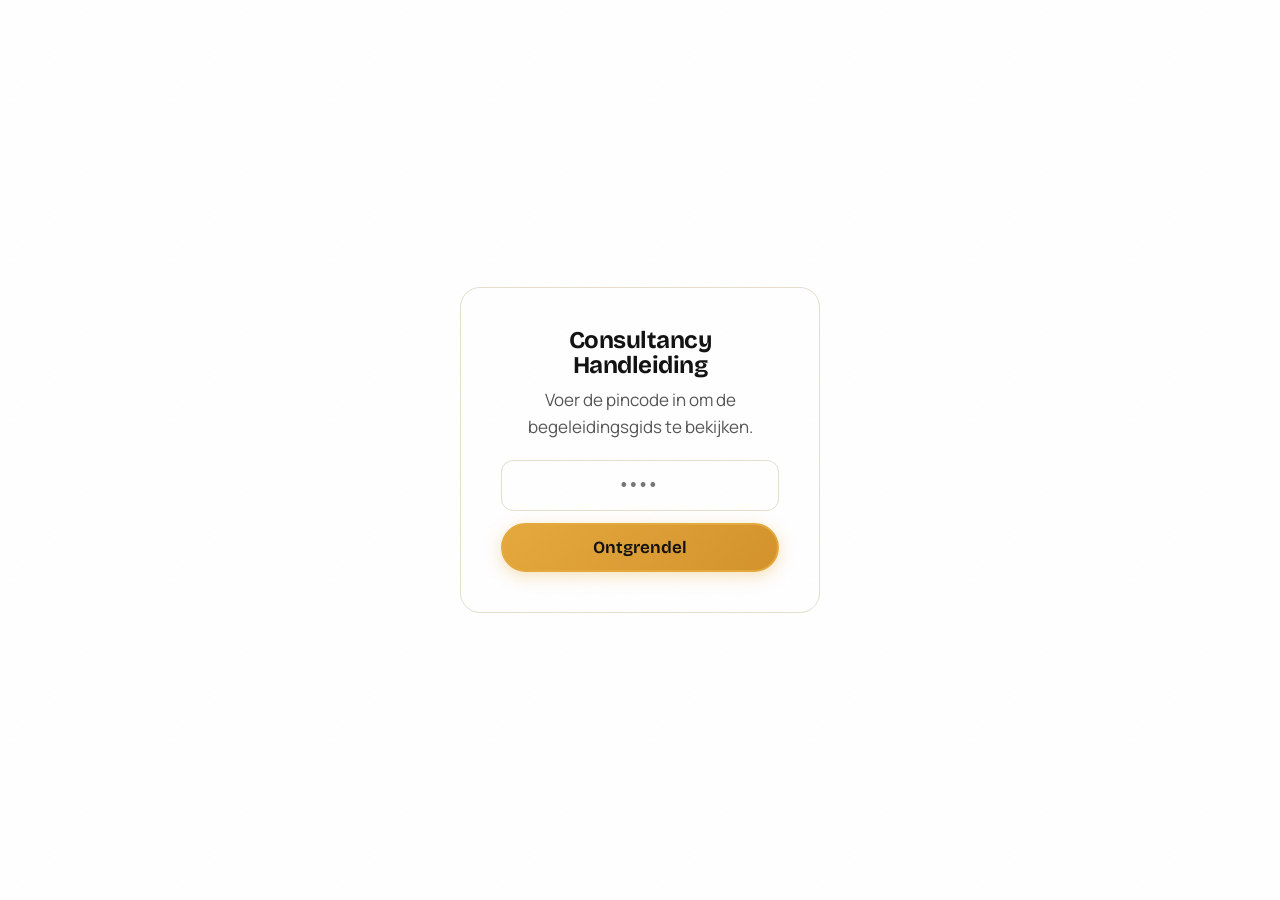
<file: consultancy.html>
<!DOCTYPE html>
<html lang="nl-BE">
<head>
<meta charset="utf-8">
<meta name="viewport" content="width=device-width, initial-scale=1, viewport-fit=cover">
<title>Consultancy Handleiding — ACCMS</title>
<link rel="stylesheet" href="css/site.css">
<style>
.gate{min-height:100vh;display:grid;place-items:center;background:var(--bg)}
.gate-box{background:var(--card);border:1px solid var(--line);border-radius:20px;padding:40px;max-width:360px;width:90%;text-align:center}
.gate-box h1{margin:0 0 8px;font-size:1.5rem}
.gate-box p{color:var(--muted);margin:0 0 20px}
.gate-box input{width:100%;padding:14px;border:1px solid var(--line);border-radius:12px;font-size:1.1rem;text-align:center;letter-spacing:.2em;margin-bottom:12px}
.gate-box button{width:100%}
.gate-error{color:#c0392b;font-size:.9rem;margin-top:8px;display:none}
.content{display:none;padding:40px 0 80px}
.content.visible{display:block}
.phase{background:var(--card);border:1px solid var(--line);border-radius:16px;padding:24px;margin-bottom:24px}
.phase h2{margin:0 0 12px;font-size:1.35rem}
.phase h3{margin:16px 0 8px;font-size:1.1rem}
.script{background:#faf6ef;border-radius:10px;padding:14px;margin:12px 0;font-family:ui-monospace,monospace;font-size:.9rem;white-space:pre-wrap}
.note{background:#fff8e6;border-left:3px solid var(--accent);padding:12px 16px;margin:12px 0;border-radius:0 8px 8px 0}
table{width:100%;border-collapse:collapse;margin:16px 0;font-size:.9rem}
th,td{border:1px solid var(--line);padding:8px 10px;text-align:left}
th{background:#faf6ef}
</style>
</head>
<body>
<div class="gate" id="gate">
  <div class="gate-box">
    <h1>Consultancy Handleiding</h1>
    <p>Voer de pincode in om de begeleidingsgids te bekijken.</p>
    <input type="password" id="pin" placeholder="••••" maxlength="4" inputmode="numeric">
    <button class="btn btn-primary" id="unlock">Ontgrendel</button>
    <div class="gate-error" id="err">Onjuiste pincode</div>
  </div>
</div>
<div class="content" id="content">
  <div class="wrap">
    <header class="section-head">
      <p class="label">Intern · Research 2026</p>
      <h1>Handleiding: Adult Content Creator Funnel</h1>
      <p>Begeleiding bij TikTok/Instagram → website/linkhub → OnlyFans, MYM of Fansly, inclusief social-setup en UTM-tracking.</p>
    </header>

    <div class="note"><strong>Kernprincipe:</strong> TikTok = discovery (reach). Instagram = trust. Website = meetpunt. Betaald platform = conversie. Nooit direct van TikTok naar adult platform linken (ban-risico).</div>

    <article class="phase">
      <h2>Fase 1: Intake en positionering</h2>
      <ul>
        <li>Leeftijd + verificatie</li>
        <li>Taal (NL/FR) en regio</li>
        <li>Niche en persona</li>
        <li>Bestaande accounts en bans</li>
        <li>Hoofdplatform</li>
        <li>Contentgrenzen</li>
      </ul>
      <h3>Platformadvies (commissies 2026)</h3>
      <table>
        <tr><th>Platform</th><th>Creator houdt</th><th>Beste voor</th></tr>
        <tr><td>OnlyFans</td><td>80%</td><td>Vlaams/NL, internationaal</td></tr>
        <tr><td>Fansly</td><td>80%</td><td>Niche, multi-tier</td></tr>
        <tr><td>MYM</td><td>~75%</td><td>Franstalig België/Frankrijk</td></tr>
      </table>
      <div class="note">Start met één hoofdplatform. Fansly converteert ~40% lager dan OnlyFans bij gelijke traffic (B9 Agency). MYM heeft native discovery maar hogere fee.</div>
    </article>

    <article class="phase">
      <h2>Fase 2: Website / linkhub</h2>
      <p>Bezoeker binnen 5 seconden naar bestemming. Eén dominante CTA.</p>
      <ol>
        <li>Hero: naam, niche, belofte, primaire knop</li>
        <li>Trust: intro + 3-6 SFW visuals</li>
        <li>Platformknop (één hoofd)</li>
        <li>E-mailcapture (SFW leadmagnet)</li>
        <li>FAQ + 18+ compliance</li>
      </ol>
      <div class="note">Geen expliciete content op publieke pagina. Instagram age-restricts adult-subscription links; houd social SFW.</div>
    </article>

    <article class="phase">
      <h2>Fase 3: Social setup</h2>
      <h3>TikTok (discovery)</h3>
      <div class="script">Vlaamse gym & lifestyle creator 🇧🇪
Dagelijkse Reels, gym chaos & BTS
Meer over mij 👇
[website-link]</div>
      <p>Business-account. Geen adult-verwijzingen. Engagement 2.6–3.7% (2026).</p>
      <h3>Instagram (trust)</h3>
      <div class="script">Vlaamse lifestyle & gym creator 🇧🇪
Behind the scenes • dagelijkse updates
Start hier 👇
[website-link]</div>
      <p>Creator-account. Highlights: Start, Over mij, FAQ, BTS. Min. 9-12 posts vóór promotie. Instagram converteert beter voor monetization (Business Insider 2026).</p>
    </article>

    <article class="phase">
      <h2>Fase 4: UTM-tracking</h2>
      <p>Kleine letters, underscores, consistent.</p>
      <table>
        <tr><th>Parameter</th><th>Voorbeeld</th></tr>
        <tr><td>utm_source</td><td>tiktok, instagram</td></tr>
        <tr><td>utm_medium</td><td>bio, story, reel</td></tr>
        <tr><td>utm_campaign</td><td>launch_october</td></tr>
        <tr><td>utm_content</td><td>reel_outfit, story_poll</td></tr>
      </table>
      <div class="script">TikTok bio:
https://domein.be/nl?utm_source=tiktok&utm_medium=bio&utm_campaign=launch&utm_content=tt_bio

Website → OF:
https://onlyfans.com/naam?utm_source=website&utm_medium=cta&utm_campaign=launch&utm_content=hero</div>
    </article>

    <article class="phase">
      <h2>Fase 5: Eerste 30 dagen + KPI’s</h2>
      <ul>
        <li>Week 1: setup + 5-7 SFW posts</li>
        <li>Week 2: dagelijks TikTok + 3-4 Reels</li>
        <li>Week 3: UTM-analyse, opschalen</li>
        <li>Week 4: rapportage</li>
      </ul>
      <h3>KPI-targets</h3>
      <table>
        <tr><th>Metric</th><th>Target</th></tr>
        <tr><td>TikTok → IG follow</td><td>15%+</td></tr>
        <tr><td>IG → website click</td><td>10-12%</td></tr>
        <tr><td>Website → OF sub</td><td>8-15% (top)</td></tr>
        <tr><td>End-to-end (TT follower → OF)</td><td>1.5-3%</td></tr>
      </table>
    </article>

    <article class="phase">
      <h2>Onderbouwing (2026)</h2>
      <ul>
        <li>TikTok: 1B+ MAU, hoogste discovery, engagement 2.6-3.7% (Socialinsider).</li>
        <li>Instagram: 2B DAU, beter voor monetization en retentie (Business Insider, CreatorIQ).</li>
        <li>Top earners prefereren Instagram; middle class TikTok (CreatorIQ survey).</li>
        <li>Directe adult-links = ban-risico. Buffer via website of Instagram (Umbra, Revealing Reality).</li>
        <li>OnlyFans/Fansly: 20% fee. MYM: ~25%. OnlyFans converteert beter bij gelijke traffic.</li>
      </ul>
    </article>

    
    <article class="phase">
      <h2>Fase 6: Content-kalender (voorbeeld week)</h2>
      <table>
        <tr><th>Dag</th><th>TikTok</th><th>Instagram</th></tr>
        <tr><td>Ma</td><td>Outfit-transitie</td><td>Reel + Stories poll</td></tr>
        <tr><td>Di</td><td>POV-skit</td><td>Carousel (3-5 slides)</td></tr>
        <tr><td>Wo</td><td>Gym / wellness</td><td>Reel GRWM</td></tr>
        <tr><td>Do</td><td>Day in my life</td><td>Stories BTS</td></tr>
        <tr><td>Vr</td><td>Belgische humor</td><td>Reel + FAQ highlight</td></tr>
        <tr><td>Za</td><td>Tease-and-redirect</td><td>Carousel + link sticker</td></tr>
        <tr><td>Zo</td><td>Comment-reply</td><td>Stories Q&A</td></tr>
      </table>
    </article>

    <article class="phase">
      <h2>Fase 7: Conversie-optimalisatie</h2>
      <ul>
        <li>Website laadtijd < 2s (mobiel)</li>
        <li>Eén primaire knop boven de vouw</li>
        <li>Social proof: “X fans deze maand” (zonder overdrijven)</li>
        <li>E-mailcapture met concrete leadmagnet</li>
        <li>Retargeting via e-mail (niet via TikTok ads)</li>
      </ul>
      <div class="note">Top creators met 10-18% conversie gebruiken: sterke bio, duidelijke CTA, en consistente branding over alle kanalen.</div>
    </article>

    <article class="phase">
      <h2>Fase 8: Rapportage</h2>
      <p>Wekelijks rapporteren:</p>
      <ul>
        <li>TikTok views + engagement rate</li>
        <li>Instagram bereik + website clicks (UTM)</li>
        <li>Website → platform clicks</li>
        <li>Nieuwe subscribers + revenue</li>
        <li>Beste performing content type</li>
      </ul>
    </article>


    <article class="phase">
      <h2>Snapchat als warm-up kanaal</h2>
      <p>Optionele extra laag. Intiemer dan Instagram, hogere story-completion (60-80%).</p>
      <ul>
        <li>Public Snap voor SFW tease en BTS</li>
        <li>Link naar website (niet direct naar platform)</li>
        <li>3-7 Stories per dag</li>
        <li>Cross-promote vanuit TikTok en Instagram</li>
      </ul>
      <div class="note">Conversie van Snapchat-traffic naar OF vaak 5-10%. Gebruik als retentie, niet als discovery.</div>
    </article>


    <article class="phase">
      <h2>Instagram als trust-laag</h2>
      <p>Beter voor monetization dan TikTok. Mensen volgen bewust.</p>
      <ul>
        <li>Reels 4-5x/week voor reach</li>
        <li>Dagelijks Stories voor nurture</li>
        <li>Highlights: Start, Over mij, FAQ, BTS</li>
        <li>Bio link naar website met UTM</li>
        <li>Min. 9-12 posts vóór promotie</li>
      </ul>
      <div class="note">Top earners prefereren Instagram (CreatorIQ 2026). Reels watch time 8.5s gemiddeld.</div>
    </article>

    <p style="margin-top:32px;color:var(--muted);font-size:.9rem;">Bronnen: Socialinsider, Metricool, Business Insider, Umbra, SirenCY, B9 Agency, Perplexity. Alleen intern.</p>
  </div>
</div>
<script>
const PIN='6969';
const pin=document.getElementById('pin'),btn=document.getElementById('unlock'),err=document.getElementById('err'),gate=document.getElementById('gate'),content=document.getElementById('content');
function go(){if(pin.value===PIN){gate.style.display='none';content.classList.add('visible');sessionStorage.setItem('accms-consult','ok')}else{err.style.display='block';pin.value='';pin.focus()}}
btn.onclick=go;pin.onkeydown=e=>{if(e.key==='Enter')go()};
if(sessionStorage.getItem('accms-consult')==='ok'){gate.style.display='none';content.classList.add('visible')}
</script>
</body>
</html>
</file>
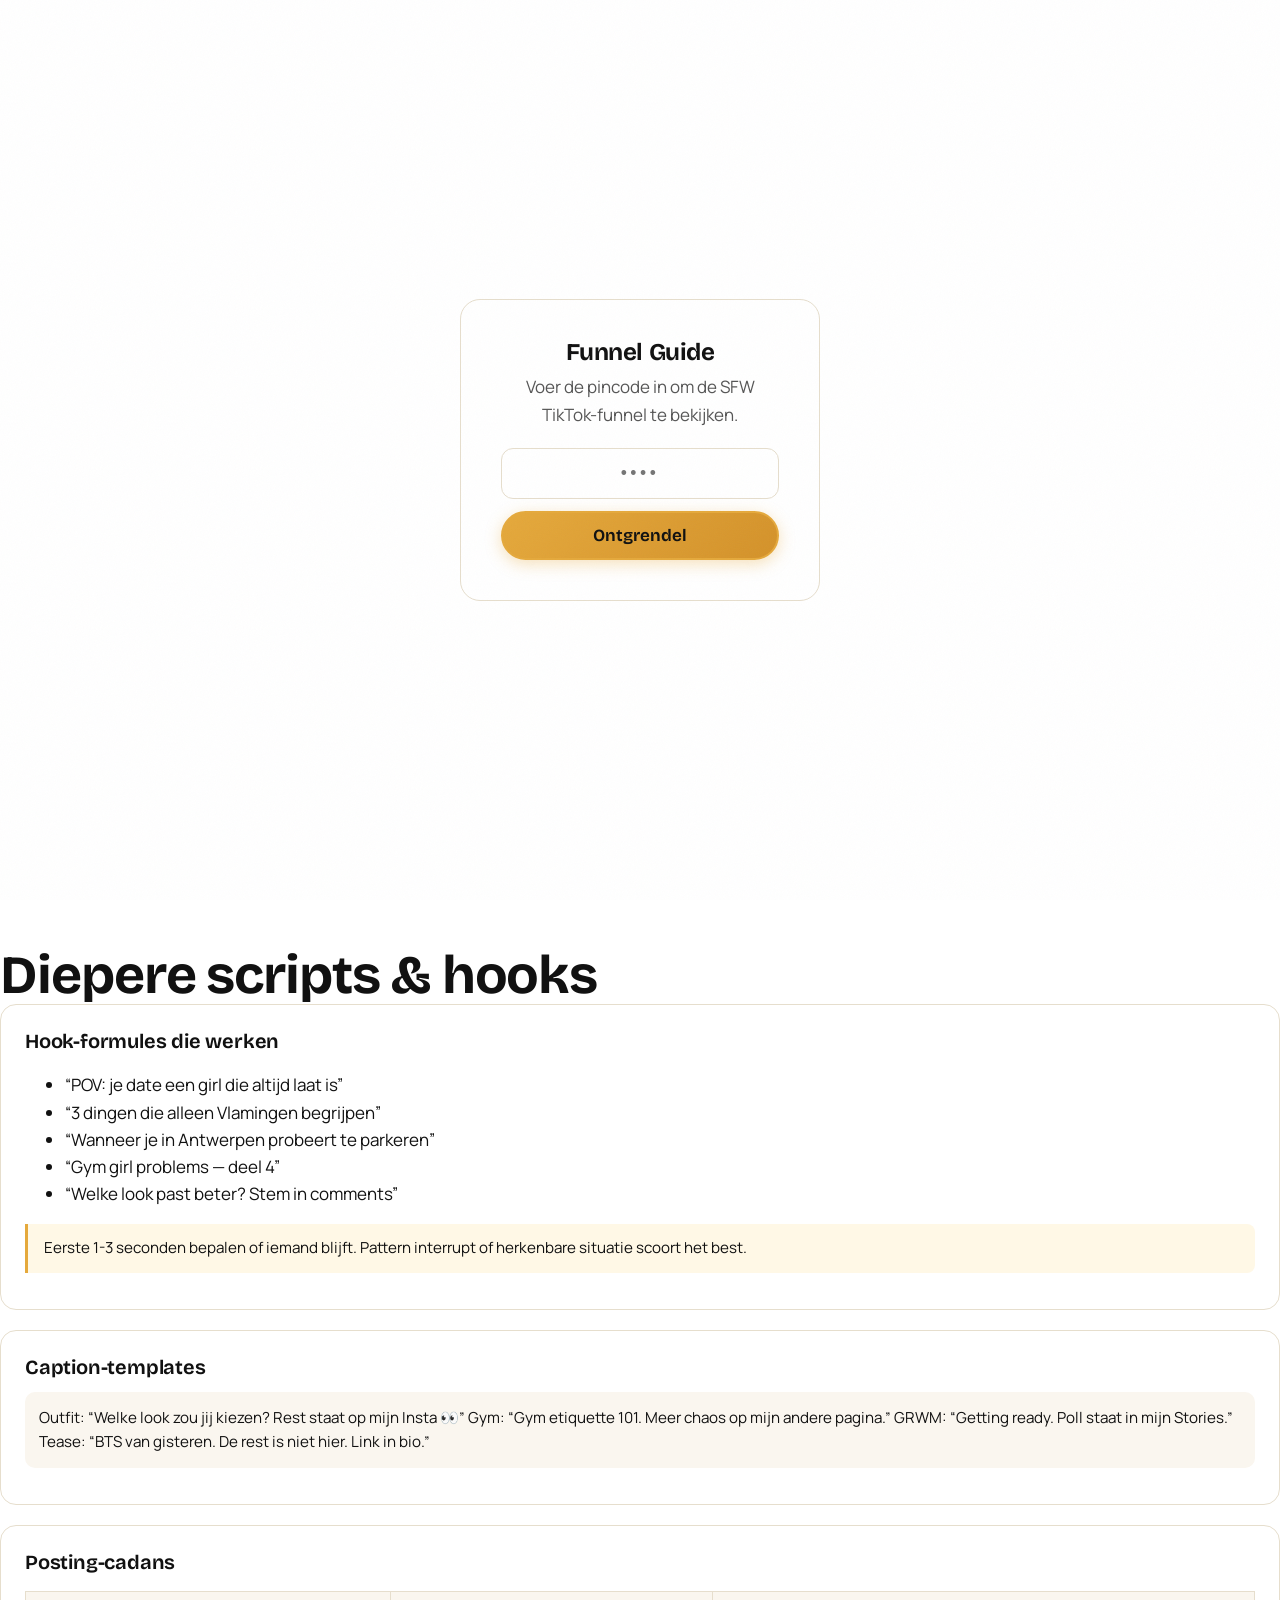
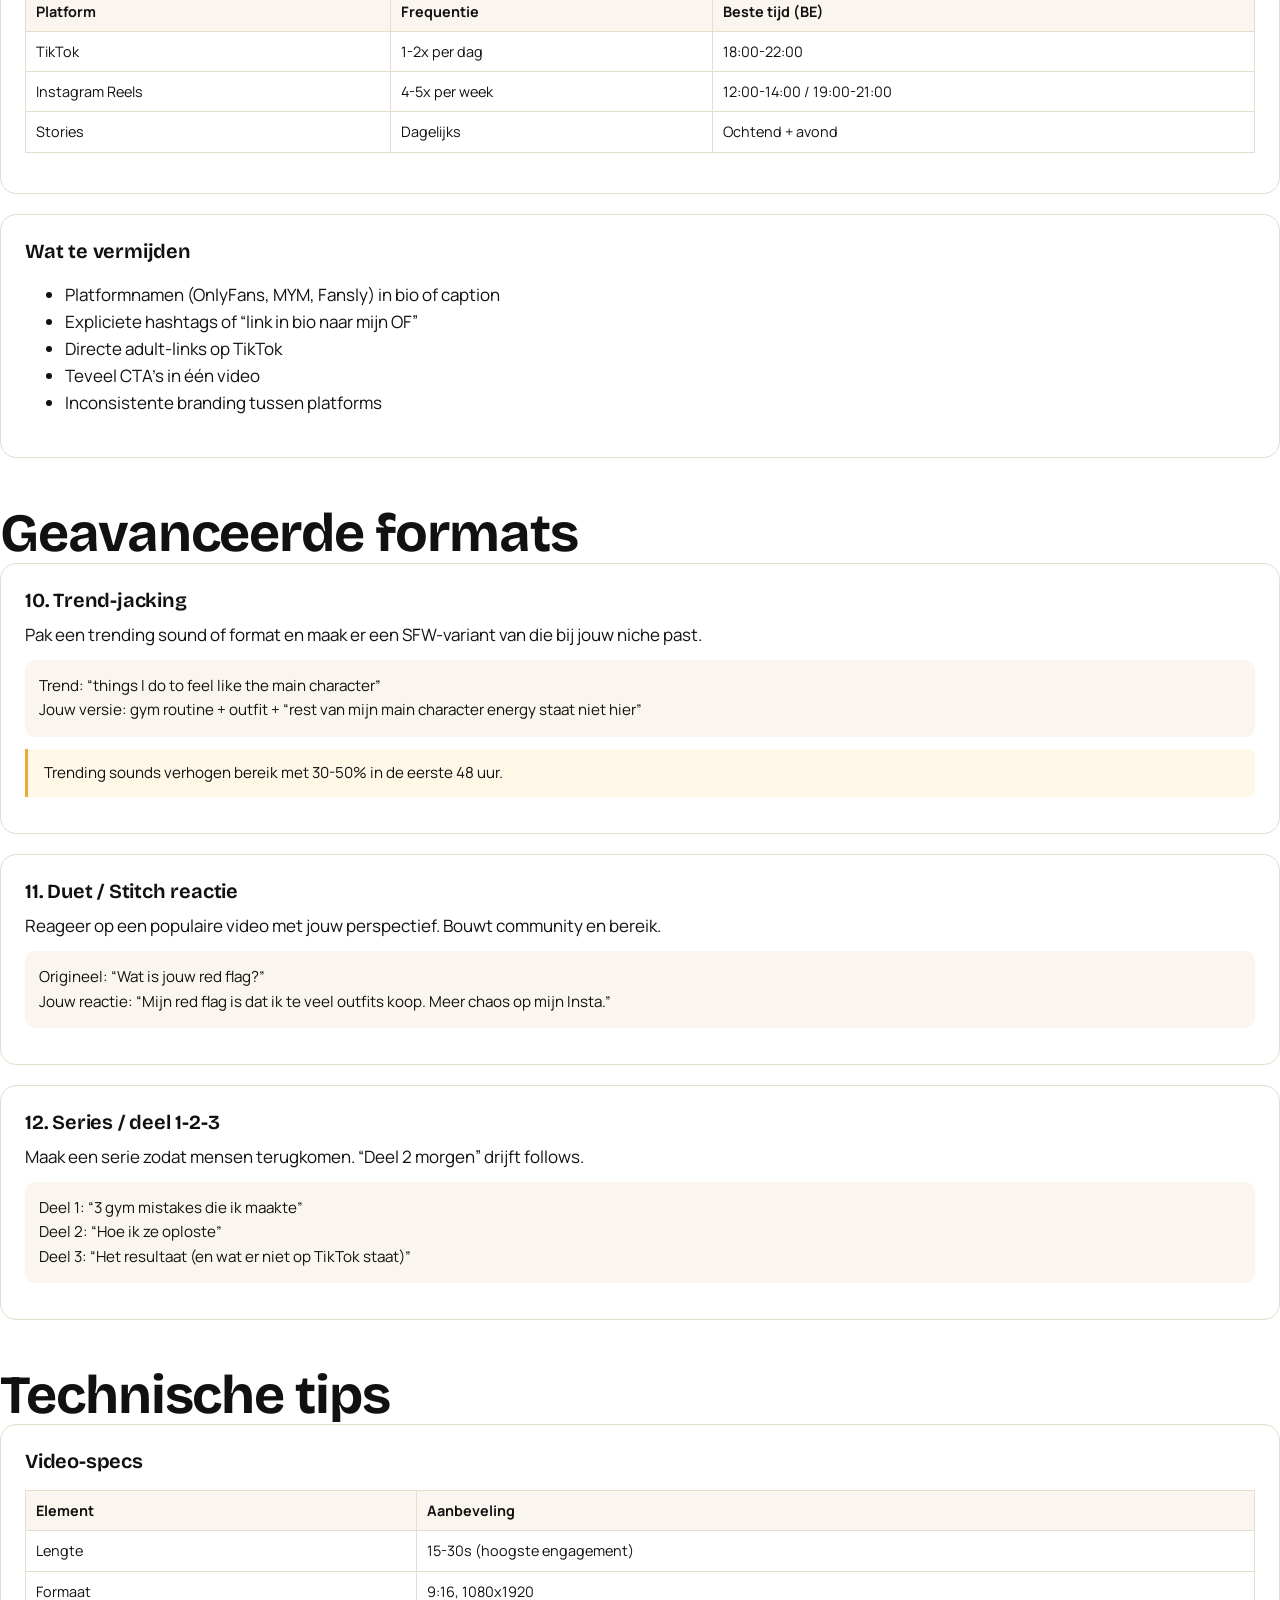
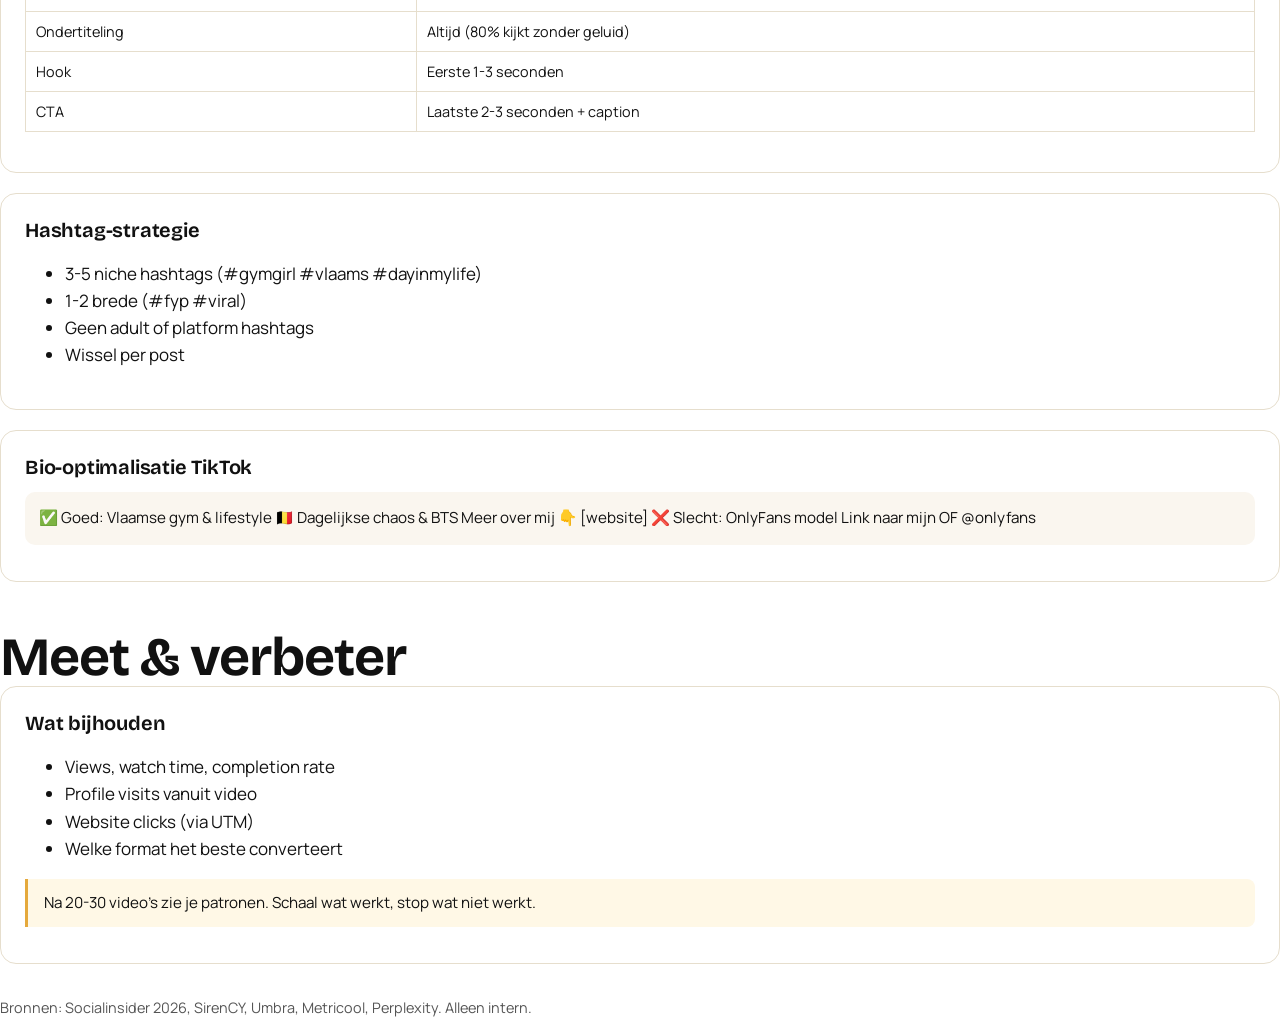
<file: funnel-guide.html>
<!DOCTYPE html>
<html lang="nl-BE">
<head>
<meta charset="utf-8">
<meta name="viewport" content="width=device-width, initial-scale=1, viewport-fit=cover">
<title>Funnel Guide — ACCMS</title>
<link rel="stylesheet" href="css/site.css">
<style>
.gate{min-height:100vh;display:grid;place-items:center;background:var(--bg)}
.gate-box{background:var(--card);border:1px solid var(--line);border-radius:20px;padding:40px;max-width:360px;width:90%;text-align:center}
.gate-box h1{margin:0 0 8px;font-size:1.5rem}
.gate-box p{color:var(--muted);margin:0 0 20px}
.gate-box input{width:100%;padding:14px;border:1px solid var(--line);border-radius:12px;font-size:1.1rem;text-align:center;letter-spacing:.2em;margin-bottom:12px}
.gate-box button{width:100%}
.gate-error{color:#c0392b;font-size:.9rem;margin-top:8px;display:none}
.content{display:none;padding:40px 0 80px}
.content.visible{display:block}
.format{background:var(--card);border:1px solid var(--line);border-radius:16px;padding:24px;margin-bottom:20px}
.format h3{margin:0 0 8px}
.script{background:#faf6ef;border-radius:10px;padding:14px;margin:12px 0;font-size:.95rem}
.stat{background:#fff8e6;border-left:3px solid var(--accent);padding:12px 16px;margin:12px 0;border-radius:0 8px 8px 0;font-size:.95rem}
.cta{font-weight:650;color:var(--accent-ink)}
table{width:100%;border-collapse:collapse;margin:16px 0;font-size:.9rem}
th,td{border:1px solid var(--line);padding:8px 10px;text-align:left}
th{background:#faf6ef}
</style>
</head>
<body>
<div class="gate" id="gate">
  <div class="gate-box">
    <h1>Funnel Guide</h1>
    <p>Voer de pincode in om de SFW TikTok-funnel te bekijken.</p>
    <input type="password" id="pin" placeholder="••••" maxlength="4" inputmode="numeric">
    <button class="btn btn-primary" id="unlock">Ontgrendel</button>
    <div class="gate-error" id="err">Onjuiste pincode</div>
  </div>
</div>
</div>
<div class="content" id="content">
  <div class="wrap">
    <header class="section-head">
      <p class="label">Intern · Research 2026</p>
      <h1>SFW TikTok content voor de funnel</h1>
      <p>TikTok → Instagram/linkhub → betaald platform. Volledig veilig, geen platformnaam, geen expliciete beloftes. CTA altijd “link in bio” of “meer op mijn Instagram”.</p>
    </header>

    <div class="stat"><strong>Benchmarks 2026:</strong> TikTok engagement 2.6–3.7% (Socialinsider, 69M video’s). Instagram Reels 0.45%. TikTok drijft 40%+ van nieuwe OnlyFans-subscribers bij geoptimaliseerde funnels. Industrie-gemiddelde conversie TikTok → OF: 1–3%; top creators 10–18%.</div>

    <article class="format">
      <h3>1. Outfit-transitie</h3>
      <p>Gewone look → avondlook, gesynchroniseerd op een beat drop. Bewezen SFW-formaat dat nieuwsgierigheid wekt.</p>
      <div class="script">0-1s: “Outfit check voor vanavond”<br>1-4s: casual look<br>4-6s: hand voor camera<br>6-10s: nette outfit</div>
      <p class="cta">CTA: “De rest van deze look staat op mijn Insta 👀”</p>
      <div class="stat">15–30s video’s scoren hoogste engagement op TikTok (6% ER, Socialinsider 2026).</div>
    </article>

    <article class="format">
      <h3>2. POV-skit</h3>
      <p>Korte, herkenbare rol die persona versterkt. Bouwt parasociale connectie.</p>
      <div class="script">“POV: je vraagt me om eerlijk advies”<br>Camera in lens, serieus gezicht<br>Komische reactie</div>
      <p class="cta">CTA: “Volg voor meer ongevraagde adviezen”</p>
    </article>

    <article class="format">
      <h3>3. Day in my life</h3>
      <p>15-25s montage van de dag. Bouwt vertrouwen en retentie.</p>
      <div class="script">Koffie · Outfit · Wandeling · BTS · Avondeten</div>
      <p class="cta">CTA: “Meer dagelijkse chaos op mijn Instagram.”</p>
    </article>

    <article class="format">
      <h3>4. Gym of wellness</h3>
      <p>Training of gymhumor, zonder expliciete bodyfocus. Trekt breed publiek.</p>
      <div class="script">“Wanneer iemand mijn squat rack wil”<br>Korte gymclip · Eye roll</div>
      <p class="cta">CTA: “Gym etiquette 101”</p>
    </article>

    <article class="format">
      <h3>5. GRWM</h3>
      <p>Get ready with me. Houdt kijkers langer vast; sterk voor retentie.</p>
      <div class="script">“Getting ready voor een first date”<br>Make-up, haar, outfit<br>“Te veel of net genoeg?”</div>
      <p class="cta">CTA: “Poll staat op mijn Instagram Stories.”</p>
    </article>

    <article class="format">
      <h3>6. Cosplay of karakter</h3>
      <p>SFW-versie van een karakter. Ingebouwde community.</p>
      <div class="script">Make-up, pruik, accessoires<br>Volledige SFW look</div>
      <p class="cta">CTA: “Meer foto’s op mijn andere pagina.”</p>
    </article>

    <article class="format">
      <h3>7. Belgische humor</h3>
      <p>Vlaamse herkenbaarheid. Lokale humor zonder expliciete content.</p>
      <div class="script">“Ik ga vroeg naar huis”<br>Montage: koffie, winkel, drankje<br>“Het is nu 2 uur.”</div>
    </article>

    <article class="format">
      <h3>8. Tease-and-redirect</h3>
      <p>SFW fragment, rest bewust onvolledig. Cruciaal: nooit platformnaam noemen.</p>
      <div class="script">“BTS van gisteren”<br>Make-up, licht, kleding<br>“De volledige set staat niet hier.”</div>
      <p class="cta">CTA: “Link in bio” — nooit OnlyFans, MYM of Fansly.</p>
      <div class="stat">Directe adult-links in TikTok-bio zijn de #1 ban-oorzaak. Buffer via Instagram of website.</div>
    </article>

    <article class="format">
      <h3>9. Comment-reply</h3>
      <p>Reageer op community-vragen. Bouwt interactie en vertrouwen.</p>
      <p class="cta">CTA: “Stuur je vraag via Instagram.”</p>
    </article>

    <h2 style="margin-top:40px">Funnel-benchmarks (2026)</h2>
    <table>
      <tr><th>Stap</th><th>Gemiddeld</th><th>Top</th><th>Bron</th></tr>
      <tr><td>TikTok → Instagram follow</td><td>~15%</td><td>20%+</td><td>SirenCY case</td></tr>
      <tr><td>Instagram → link click</td><td>~12%</td><td>15%+</td><td>Industry</td></tr>
      <tr><td>Link click → OF sub</td><td>1–3%</td><td>10–18%</td><td>SirenCY / Umbra</td></tr>
      <tr><td>TikTok engagement</td><td>2.6–3.7%</td><td>6% (15-30s)</td><td>Socialinsider</td></tr>
    </table>


    <h2 style="margin-top:48px">Geavanceerde formats</h2>

    <article class="format">
      <h3>10. Trend-jacking</h3>
      <p>Pak een trending sound of format en maak er een SFW-variant van die bij jouw niche past.</p>
      <div class="script">Trend: “things I do to feel like the main character”<br>
Jouw versie: gym routine + outfit + “rest van mijn main character energy staat niet hier”</div>
      <div class="stat">Trending sounds verhogen bereik met 30-50% in de eerste 48 uur.</div>
    </article>

    <article class="format">
      <h3>11. Duet / Stitch reactie</h3>
      <p>Reageer op een populaire video met jouw perspectief. Bouwt community en bereik.</p>
      <div class="script">Origineel: “Wat is jouw red flag?”<br>
Jouw reactie: “Mijn red flag is dat ik te veel outfits koop. Meer chaos op mijn Insta.”</div>
    </article>

    <article class="format">
      <h3>12. Series / deel 1-2-3</h3>
      <p>Maak een serie zodat mensen terugkomen. “Deel 2 morgen” drijft follows.</p>
      <div class="script">Deel 1: “3 gym mistakes die ik maakte”<br>
Deel 2: “Hoe ik ze oploste”<br>
Deel 3: “Het resultaat (en wat er niet op TikTok staat)”</div>
    </article>

    <h2 style="margin-top:48px">Technische tips</h2>

    <article class="format">
      <h3>Video-specs</h3>
      <table>
        <tr><th>Element</th><th>Aanbeveling</th></tr>
        <tr><td>Lengte</td><td>15-30s (hoogste engagement)</td></tr>
        <tr><td>Formaat</td><td>9:16, 1080x1920</td></tr>
        <tr><td>Ondertiteling</td><td>Altijd (80% kijkt zonder geluid)</td></tr>
        <tr><td>Hook</td><td>Eerste 1-3 seconden</td></tr>
        <tr><td>CTA</td><td>Laatste 2-3 seconden + caption</td></tr>
      </table>
    </article>

    <article class="format">
      <h3>Hashtag-strategie</h3>
      <ul>
        <li>3-5 niche hashtags (#gymgirl #vlaams #dayinmylife)</li>
        <li>1-2 brede (#fyp #viral)</li>
        <li>Geen adult of platform hashtags</li>
        <li>Wissel per post</li>
      </ul>
    </article>

    <article class="format">
      <h3>Bio-optimalisatie TikTok</h3>
      <div class="script">✅ Goed:
Vlaamse gym & lifestyle 🇧🇪
Dagelijkse chaos & BTS
Meer over mij 👇
[website]

❌ Slecht:
OnlyFans model
Link naar mijn OF
@onlyfans</div>
    </article>

    <h2 style="margin-top:48px">Meet & verbeter</h2>

    <article class="format">
      <h3>Wat bijhouden</h3>
      <ul>
        <li>Views, watch time, completion rate</li>
        <li>Profile visits vanuit video</li>
        <li>Website clicks (via UTM)</li>
        <li>Welke format het beste converteert</li>
      </ul>
      <div class="stat">Na 20-30 video’s zie je patronen. Schaal wat werkt, stop wat niet werkt.</div>
    </article>

    <p style="margin-top:32px;color:var(--muted);font-size:.9rem;">Bronnen: Socialinsider 2026, SirenCY, Umbra, Metricool, Perplexity research. Alleen intern.</p>
  </div>
</div>
</div>

</body>
</html>

    <h2 style="margin-top:48px">Diepere scripts & hooks</h2>

    <article class="format">
      <h3>Hook-formules die werken</h3>
      <ul>
        <li>“POV: je date een girl die altijd laat is”</li>
        <li>“3 dingen die alleen Vlamingen begrijpen”</li>
        <li>“Wanneer je in Antwerpen probeert te parkeren”</li>
        <li>“Gym girl problems — deel 4”</li>
        <li>“Welke look past beter? Stem in comments”</li>
      </ul>
      <div class="stat">Eerste 1-3 seconden bepalen of iemand blijft. Pattern interrupt of herkenbare situatie scoort het best.</div>
    </article>

    <article class="format">
      <h3>Caption-templates</h3>
      <div class="script">Outfit:
“Welke look zou jij kiezen? Rest staat op mijn Insta 👀”

Gym:
“Gym etiquette 101. Meer chaos op mijn andere pagina.”

GRWM:
“Getting ready. Poll staat in mijn Stories.”

Tease:
“BTS van gisteren. De rest is niet hier. Link in bio.”</div>
    </article>

    <article class="format">
      <h3>Posting-cadans</h3>
      <table>
        <tr><th>Platform</th><th>Frequentie</th><th>Beste tijd (BE)</th></tr>
        <tr><td>TikTok</td><td>1-2x per dag</td><td>18:00-22:00</td></tr>
        <tr><td>Instagram Reels</td><td>4-5x per week</td><td>12:00-14:00 / 19:00-21:00</td></tr>
        <tr><td>Stories</td><td>Dagelijks</td><td>Ochtend + avond</td></tr>
      </table>
    </article>

    <article class="format">
      <h3>Wat te vermijden</h3>
      <ul>
        <li>Platformnamen (OnlyFans, MYM, Fansly) in bio of caption</li>
        <li>Expliciete hashtags of “link in bio naar mijn OF”</li>
        <li>Directe adult-links op TikTok</li>
        <li>Teveel CTA’s in één video</li>
        <li>Inconsistente branding tussen platforms</li>
      </ul>
    </article>

    <h2 style="margin-top:48px">Geavanceerde formats</h2>

    <article class="format">
      <h3>10. Trend-jacking</h3>
      <p>Pak een trending sound of format en maak er een SFW-variant van die bij jouw niche past.</p>
      <div class="script">Trend: “things I do to feel like the main character”<br>
Jouw versie: gym routine + outfit + “rest van mijn main character energy staat niet hier”</div>
      <div class="stat">Trending sounds verhogen bereik met 30-50% in de eerste 48 uur.</div>
    </article>

    <article class="format">
      <h3>11. Duet / Stitch reactie</h3>
      <p>Reageer op een populaire video met jouw perspectief. Bouwt community en bereik.</p>
      <div class="script">Origineel: “Wat is jouw red flag?”<br>
Jouw reactie: “Mijn red flag is dat ik te veel outfits koop. Meer chaos op mijn Insta.”</div>
    </article>

    <article class="format">
      <h3>12. Series / deel 1-2-3</h3>
      <p>Maak een serie zodat mensen terugkomen. “Deel 2 morgen” drijft follows.</p>
      <div class="script">Deel 1: “3 gym mistakes die ik maakte”<br>
Deel 2: “Hoe ik ze oploste”<br>
Deel 3: “Het resultaat (en wat er niet op TikTok staat)”</div>
    </article>

    <h2 style="margin-top:48px">Technische tips</h2>

    <article class="format">
      <h3>Video-specs</h3>
      <table>
        <tr><th>Element</th><th>Aanbeveling</th></tr>
        <tr><td>Lengte</td><td>15-30s (hoogste engagement)</td></tr>
        <tr><td>Formaat</td><td>9:16, 1080x1920</td></tr>
        <tr><td>Ondertiteling</td><td>Altijd (80% kijkt zonder geluid)</td></tr>
        <tr><td>Hook</td><td>Eerste 1-3 seconden</td></tr>
        <tr><td>CTA</td><td>Laatste 2-3 seconden + caption</td></tr>
      </table>
    </article>

    <article class="format">
      <h3>Hashtag-strategie</h3>
      <ul>
        <li>3-5 niche hashtags (#gymgirl #vlaams #dayinmylife)</li>
        <li>1-2 brede (#fyp #viral)</li>
        <li>Geen adult of platform hashtags</li>
        <li>Wissel per post</li>
      </ul>
    </article>

    <article class="format">
      <h3>Bio-optimalisatie TikTok</h3>
      <div class="script">✅ Goed:
Vlaamse gym & lifestyle 🇧🇪
Dagelijkse chaos & BTS
Meer over mij 👇
[website]

❌ Slecht:
OnlyFans model
Link naar mijn OF
@onlyfans
    </article>

    <h2 style="margin-top:48px">Meet & verbeter</h2>

    <article class="format">
      <h3>Wat bijhouden</h3>
      <ul>
        <li>Views, watch time, completion rate</li>
        <li>Profile visits vanuit video</li>
        <li>Website clicks (via UTM)</li>
        <li>Welke format het beste converteert</li>
      </ul>
      <div class="stat">Na 20-30 video’s zie je patronen. Schaal wat werkt, stop wat niet werkt.
    </article>

    <p style="margin-top:32px;color:var(--muted);font-size:.9rem;">Bronnen: Socialinsider 2026, SirenCY, Umbra, Metricool, Perplexity. Alleen intern.</p>
  
<script>
const PIN='6969';
const pin=document.getElementById('pin'),btn=document.getElementById('unlock'),err=document.getElementById('err'),gate=document.getElementById('gate'),content=document.getElementById('content');
function go(){if(pin.value===PIN){gate.style.display='none';content.classList.add('visible');sessionStorage.setItem('accms-funnel','ok')}else{err.style.display='block';pin.value='';pin.focus()}}
btn.onclick=go;pin.onkeydown=e=>{if(e.key==='Enter')go()};
if(sessionStorage.getItem('accms-funnel')==='ok'){gate.style.display='none';content.classList.add('visible')}
</script>
</body>
</html>
</file>
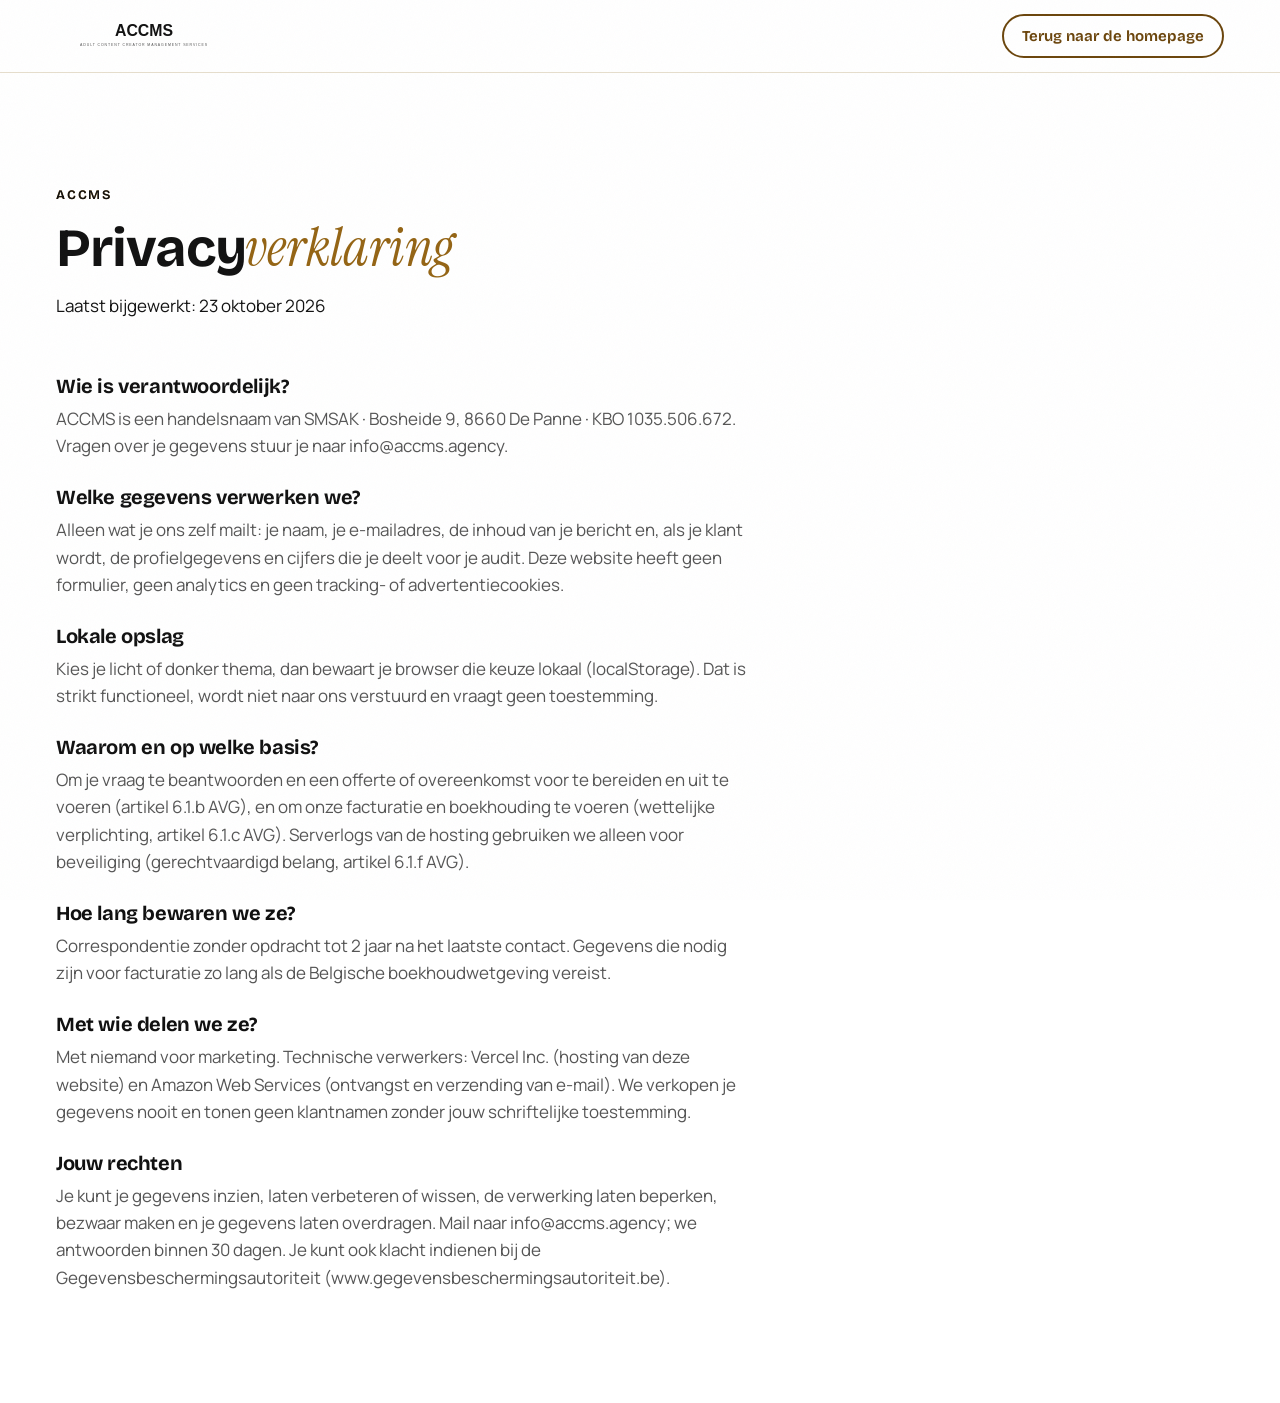
<file: privacy.html>
<!doctype html>
<html lang="nl-BE" data-locale="nl-BE">
<head>
<meta charset="utf-8">
<meta name="viewport" content="width=device-width, initial-scale=1, viewport-fit=cover">
<title>Privacyverklaring · ACCMS</title>
<meta name="robots" content="noindex, follow">
<link rel="canonical" href="https://www.accms.agency/privacy">
<link rel="icon" href="favicon.ico" sizes="any">
<link rel="stylesheet" href="css/site.css">

</head>
<body>
<header class="site-header"><div class="wrap header-row">
<a class="brand" href="./" aria-label="ACCMS">
<img class="logo-dark" style="display:none" src="assets/accms-logo-dark.svg" alt="ACCMS – Adult Content Creator Management Services" width="176" height="44">
<img class="logo-light" style="display:block" src="assets/accms-logo-light.svg" alt="ACCMS – Adult Content Creator Management Services" width="176" height="44">
</a>
<a class="btn btn-ghost header-cta" href="./">Terug naar de homepage</a>
</div></header>
<main class="section legal"><div class="wrap">
<div class="section-head"><p class="label">ACCMS</p><h1>Privacy<em>verklaring</em></h1><p>Laatst bijgewerkt: 23 oktober 2026</p></div>
<div class="legal-body"><section><h2>Wie is verantwoordelijk?</h2><p>ACCMS is een handelsnaam van SMSAK · Bosheide 9, 8660 De Panne · KBO 1035.506.672. Vragen over je gegevens stuur je naar info@accms.agency.</p></section><section><h2>Welke gegevens verwerken we?</h2><p>Alleen wat je ons zelf mailt: je naam, je e-mailadres, de inhoud van je bericht en, als je klant wordt, de profielgegevens en cijfers die je deelt voor je audit. Deze website heeft geen formulier, geen analytics en geen tracking- of advertentiecookies.</p></section><section><h2>Lokale opslag</h2><p>Kies je licht of donker thema, dan bewaart je browser die keuze lokaal (localStorage). Dat is strikt functioneel, wordt niet naar ons verstuurd en vraagt geen toestemming.</p></section><section><h2>Waarom en op welke basis?</h2><p>Om je vraag te beantwoorden en een offerte of overeenkomst voor te bereiden en uit te voeren (artikel 6.1.b AVG), en om onze facturatie en boekhouding te voeren (wettelijke verplichting, artikel 6.1.c AVG). Serverlogs van de hosting gebruiken we alleen voor beveiliging (gerechtvaardigd belang, artikel 6.1.f AVG).</p></section><section><h2>Hoe lang bewaren we ze?</h2><p>Correspondentie zonder opdracht tot 2 jaar na het laatste contact. Gegevens die nodig zijn voor facturatie zo lang als de Belgische boekhoudwetgeving vereist.</p></section><section><h2>Met wie delen we ze?</h2><p>Met niemand voor marketing. Technische verwerkers: Vercel Inc. (hosting van deze website) en Amazon Web Services (ontvangst en verzending van e-mail). We verkopen je gegevens nooit en tonen geen klantnamen zonder jouw schriftelijke toestemming.</p></section><section><h2>Jouw rechten</h2><p>Je kunt je gegevens inzien, laten verbeteren of wissen, de verwerking laten beperken, bezwaar maken en je gegevens laten overdragen. Mail naar info@accms.agency; we antwoorden binnen 30 dagen. Je kunt ook klacht indienen bij de Gegevensbeschermingsautoriteit (www.gegevensbeschermingsautoriteit.be).</p></section></div>
</div></main>
</body>
</html>
</file>
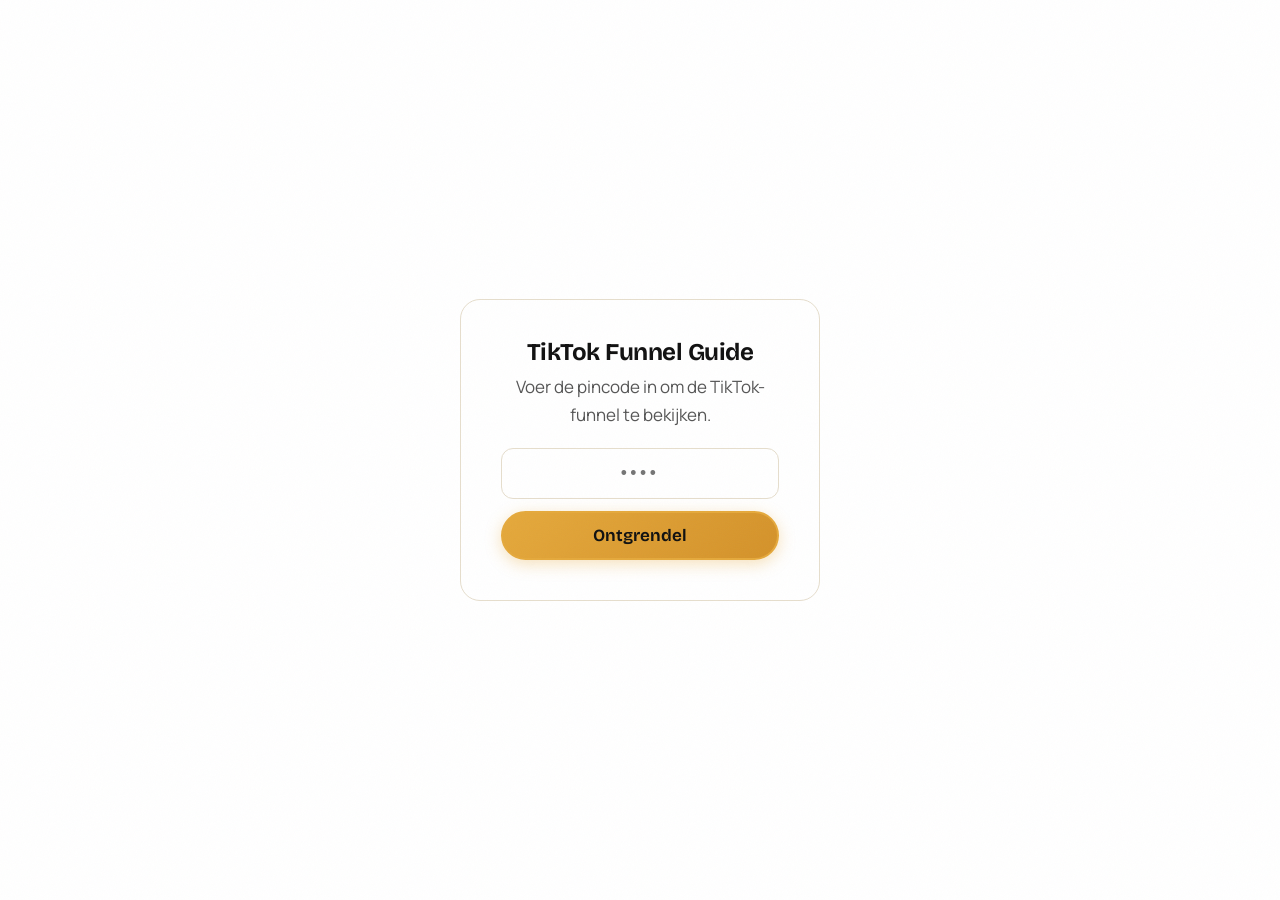
<file: tiktok-funnel.html>
<!DOCTYPE html>
<html lang="nl-BE">
<head>
<meta charset="utf-8">
<meta name="viewport" content="width=device-width, initial-scale=1, viewport-fit=cover">
<title>TikTok Funnel Guide — ACCMS</title>
<link rel="stylesheet" href="css/site.css">
<style>
.gate{min-height:100vh;display:grid;place-items:center;background:var(--bg)}
.gate-box{background:var(--card);border:1px solid var(--line);border-radius:20px;padding:40px;max-width:360px;width:90%;text-align:center}
.gate-box h1{margin:0 0 8px;font-size:1.5rem}
.gate-box p{color:var(--muted);margin:0 0 20px}
.gate-box input{width:100%;padding:14px;border:1px solid var(--line);border-radius:12px;font-size:1.1rem;text-align:center;letter-spacing:.2em;margin-bottom:12px}
.gate-box button{width:100%}
.gate-error{color:#c0392b;font-size:.9rem;margin-top:8px;display:none}
.content{display:none;padding:40px 0 80px}
.content.visible{display:block}
.format{background:var(--card);border:1px solid var(--line);border-radius:16px;padding:24px;margin-bottom:20px}
.format h3{margin:0 0 8px}
.script{background:#faf6ef;border-radius:10px;padding:14px;margin:12px 0;font-size:.95rem;white-space:pre-wrap}
.stat{background:#fff8e6;border-left:3px solid var(--accent);padding:12px 16px;margin:12px 0;border-radius:0 8px 8px 0;font-size:.95rem}
table{width:100%;border-collapse:collapse;margin:16px 0;font-size:.9rem}
th,td{border:1px solid var(--line);padding:8px 10px;text-align:left}
th{background:#faf6ef}
</style>
</head>
<body>
<div class="gate" id="gate">
  <div class="gate-box">
    <h1>TikTok Funnel Guide</h1>
    <p>Voer de pincode in om de TikTok-funnel te bekijken.</p>
    <input type="password" id="pin" placeholder="••••" maxlength="4" inputmode="numeric">
    <button class="btn btn-primary" id="unlock">Ontgrendel</button>
    <div class="gate-error" id="err">Onjuiste pincode</div>
  </div>
</div>
<div class="content" id="content">
  <div class="wrap">
    <header class="section-head">
      <p class="label">Intern · TikTok specifiek</p>
      <h1>TikTok Funnel Guide</h1>
      <p>Van TikTok-discovery naar Instagram/website naar betaald platform. Volledig SFW, ban-veilig, meetbaar.</p>
    </header>

    <div class="stat"><strong>Waarom TikTok:</strong> 1B+ MAU, engagement 2.6–3.7% (Socialinsider 2026). Algorithm geeft nieuwe creators kans. Drijft 40%+ van nieuwe OF-subscribers bij geoptimaliseerde funnels.</div>

    <article class="format">
      <h3>De TikTok-funnel</h3>
      <ol>
        <li><strong>Discovery</strong> — TikTok video (SFW, personality)</li>
        <li><strong>Buffer</strong> — Instagram of website (trust)</li>
        <li><strong>Conversie</strong> — OnlyFans / MYM / Fansly</li>
      </ol>
      <div class="stat">Nooit direct van TikTok naar adult platform. Buffer is verplicht.</div>
    </article>

    <article class="format">
      <h3>Profiel-setup</h3>
      <div class="script">Gebruikersnaam: consistent met Instagram + domein
Profielfoto: herkenbaar gezicht of logo
Bio: niche + persoonlijkheid + CTA
Link: website (niet OF/MYM/Fansly)
Account: Business of Creator</div>
      <div class="script">Voorbeeld bio:
Vlaamse gym & lifestyle 🇧🇪
Dagelijkse Reels & BTS
Meer over mij 👇
[website-link]</div>
    </article>

    <article class="format">
      <h3>Content-mix (aanbevolen)</h3>
      <table>
        <tr><th>Type</th><th>Percentage</th><th>Doel</th></tr>
        <tr><td>Personality / lifestyle</td><td>40%</td><td>Herkenning</td></tr>
        <tr><td>Niche (gym, cosplay, etc.)</td><td>30%</td><td>Autoriteit</td></tr>
        <tr><td>Tease / redirect</td><td>20%</td><td>Conversie</td></tr>
        <tr><td>Community / reply</td><td>10%</td><td>Retentie</td></tr>
      </table>
    </article>

    <article class="format">
      <h3>Video-structuur</h3>
      <ul>
        <li><strong>0-3s:</strong> Hook (pattern interrupt of herkenbare situatie)</li>
        <li><strong>3-12s:</strong> Content (waarde of entertainment)</li>
        <li><strong>12-15s:</strong> Soft CTA (“meer op mijn Insta” / “link in bio”)</li>
      </ul>
      <div class="stat">15-30s video’s scoren 6% engagement (Socialinsider). Ondertitel altijd.</div>
    </article>

    <article class="format">
      <h3>Top formats voor TikTok</h3>
      <ul>
        <li>Outfit-transitie op trending sound</li>
        <li>POV-skit (Vlaamse humor)</li>
        <li>Day in my life (15-25s)</li>
        <li>Gym problems / wellness</li>
        <li>GRWM met poll-CTA naar Stories</li>
        <li>Trend-jacking met eigen twist</li>
        <li>Series (deel 1-2-3)</li>
      </ul>
    </article>

    <article class="format">
      <h3>Posting-cadans</h3>
      <table>
        <tr><th>Frequentie</th><th>Beste tijd (BE)</th><th>Opmerking</th></tr>
        <tr><td>1-2x per dag</td><td>18:00-22:00</td><td>Consistentie > perfectie</td></tr>
        <tr><td>Test weekend</td><td>14:00-16:00</td><td>Hoger bereik soms</td></tr>
      </table>
    </article>

    <article class="format">
      <h3>Hashtags</h3>
      <ul>
        <li>3-5 niche: #gymgirl #vlaams #dayinmylife</li>
        <li>1-2 breed: #fyp #viral</li>
        <li>Geen adult of platform tags</li>
      </ul>
    </article>

    <article class="format">
      <h3>UTM voor TikTok</h3>
      <div class="script">Bio link:
https://domein.be/nl?utm_source=tiktok&utm_medium=bio&utm_campaign=launch&utm_content=tt_bio

Video CTA (in caption):
https://domein.be/nl?utm_source=tiktok&utm_medium=video&utm_campaign=launch&utm_content=reel_outfit</div>
    </article>

    <article class="format">
      <h3>Ban-preventie</h3>
      <ul>
        <li>Geen platformnamen in bio, caption of on-screen text</li>
        <li>Geen expliciete content of hashtags</li>
        <li>Link altijd naar website of Instagram, nooit direct naar OF</li>
        <li>Comment-filters aan</li>
        <li>Backup-account klaar</li>
      </ul>
    </article>

    <article class="format">
      <h3>KPI’s</h3>
      <table>
        <tr><th>Metric</th><th>Target</th></tr>
        <tr><td>Watch time / completion</td><td>> 40%</td></tr>
        <tr><td>Profile visits</td><td>Stijgend</td></tr>
        <tr><td>Website clicks (UTM)</td><td>Bijhouden</td></tr>
        <tr><td>TikTok → IG follow</td><td>15%+</td></tr>
      </table>
    </article>


    <h2 style="margin-top:48px">Snapchat Funnel</h2>

    <div class="stat"><strong>Snapchat 2026:</strong> ~493M DAU, ~850-970M MAU. Intieme, ephemeral content. Story view rate 60-80%. Conversie naar OF vaak 5-10% (hoger dan Instagram door persoonlijkheid).</div>

    <article class="format">
      <h3>Rol van Snapchat</h3>
      <p>Warm-up en retentie, niet discovery. Gebruikers openen de app 40+ keer per dag. Perfect als buffer tussen TikTok/Instagram en het betaalde platform.</p>
      <ol>
        <li><strong>Public Snap</strong> — SFW Stories, personality, tease</li>
        <li><strong>Link</strong> — naar website of Instagram (niet direct OF)</li>
        <li><strong>Optioneel Premium Snap</strong> — betaalde private Story als upsell</li>
      </ol>
    </article>

    <article class="format">
      <h3>Setup</h3>
      <ul>
        <li>Public Profile aan</li>
        <li>Ghost Mode aan, contact sync uit</li>
        <li>Bio: niche + CTA naar website</li>
        <li>Dagelijks 3-7 Stories</li>
        <li>Spotlight 3-5x per week (SFW, voor reach)</li>
      </ul>
      <div class="script">Bio voorbeeld:
Vlaamse gym & lifestyle 🇧🇪
Dagelijkse BTS
Meer over mij 👇
[website-link]</div>
    </article>

    <article class="format">
      <h3>Content op Snapchat</h3>
      <ul>
        <li>Behind-the-scenes (make-up, outfit, shoot prep)</li>
        <li>Day-in-the-life snippets</li>
        <li>Polls en Q&A (drijven replies)</li>
        <li>Tease: “De rest staat niet hier”</li>
        <li>Geen expliciete content op public Stories</li>
      </ul>
    </article>

    <article class="format">
      <h3>Funnel</h3>
      <div class="script">TikTok / Instagram
    ↓
Public Snapchat (warm-up)
    ↓
Website / linkhub
    ↓
OnlyFans / MYM / Fansly</div>
      <div class="stat">Cross-promote Snapchat in TikTok-bio en Instagram Stories. Snapchat importeert publiek; het heeft weinig interne discovery.</div>
    </article>

    <article class="format">
      <h3>Ban-preventie Snapchat</h3>
      <ul>
        <li>Geen expliciete content of nudity op public Stories/Spotlight</li>
        <li>Geen directe “subscribe to my OF” in captions</li>
        <li>Gebruik linkhub, geen kale adult-link</li>
        <li>Geen solicitation-taal</li>
      </ul>
    </article>


    <h2 style="margin-top:48px">Instagram Funnel</h2>

    <div class="stat"><strong>Instagram 2026:</strong> 2B+ DAU. Engagement lager dan TikTok (0.45% Reels), maar beter voor monetization en retentie. Top earners prefereren Instagram (CreatorIQ). Reels watch time verdubbeld YoY naar 8.5s.</div>

    <article class="format">
      <h3>Rol van Instagram</h3>
      <p>Trust- en conversielaag. Mensen volgen bewust. Stories en Reels bouwen relatie. Bio-link is het meetpunt.</p>
      <ol>
        <li><strong>Reels</strong> — discovery binnen Instagram</li>
        <li><strong>Stories</strong> — dagelijkse nurture + polls</li>
        <li><strong>Feed / Highlights</strong> — proof en FAQ</li>
        <li><strong>Bio link</strong> — naar website (niet direct OF)</li>
      </ol>
    </article>

    <article class="format">
      <h3>Setup</h3>
      <ul>
        <li>Creator of Business account</li>
        <li>Link in bio: website met UTM</li>
        <li>Highlights: Start hier, Over mij, FAQ, BTS, Nieuw</li>
        <li>Minimaal 9-12 sterke posts vóór actieve promotie</li>
        <li>DM-filters + welkomstbericht</li>
      </ul>
      <div class="script">Bio voorbeeld:
Vlaamse lifestyle & gym creator 🇧🇪
Behind the scenes • dagelijkse updates
Start hier 👇
[website-link]</div>
    </article>

    <article class="format">
      <h3>Content-mix</h3>
      <table>
        <tr><th>Format</th><th>Frequentie</th><th>Doel</th></tr>
        <tr><td>Reels</td><td>4-5x per week</td><td>Reach + profile visits</td></tr>
        <tr><td>Stories</td><td>Dagelijks</td><td>Nurture + polls</td></tr>
        <tr><td>Carousel</td><td>2-3x per week</td><td>Saves + education</td></tr>
        <tr><td>Feed</td><td>1-2x per week</td><td>Proof</td></tr>
      </table>
    </article>

    <article class="format">
      <h3>Funnel</h3>
      <div class="script">TikTok (discovery)
    ↓
Instagram (trust + Stories)
    ↓
Website / linkhub
    ↓
OnlyFans / MYM / Fansly</div>
      <div class="stat">Instagram age-restricts adult-subscription links. Houd captions SFW. Gebruik website als buffer.</div>
    </article>

    <article class="format">
      <h3>UTM voor Instagram</h3>
      <div class="script">Bio:
https://domein.be/nl?utm_source=instagram&utm_medium=bio&utm_campaign=launch&utm_content=ig_bio

Story:
https://domein.be/nl?utm_source=instagram&utm_medium=story&utm_campaign=launch&utm_content=story_poll</div>
    </article>

    <article class="format">
      <h3>Ban-preventie Instagram</h3>
      <ul>
        <li>Geen platformnamen of adult hashtags</li>
        <li>Geen directe adult-links in bio</li>
        <li>Geen expliciete content in Reels of Feed</li>
        <li>Link stickers naar website, niet naar OF</li>
        <li>Consistent SFW branding</li>
      </ul>
    </article>

    <p style="margin-top:32px;color:var(--muted);font-size:.9rem;">Bronnen: Socialinsider 2026, SirenCY, Umbra, Perplexity. Alleen intern.</p>
  </div>
</div>
<script>
const PIN='6969';
const pin=document.getElementById('pin'),btn=document.getElementById('unlock'),err=document.getElementById('err'),gate=document.getElementById('gate'),content=document.getElementById('content');
function go(){if(pin.value===PIN){gate.style.display='none';content.classList.add('visible');sessionStorage.setItem('accms-tiktok','ok')}else{err.style.display='block';pin.value='';pin.focus()}}
btn.onclick=go;pin.onkeydown=e=>{if(e.key==='Enter')go()};
if(sessionStorage.getItem('accms-tiktok')==='ok'){gate.style.display='none';content.classList.add('visible')}
</script>
</body>
</html>
</file>
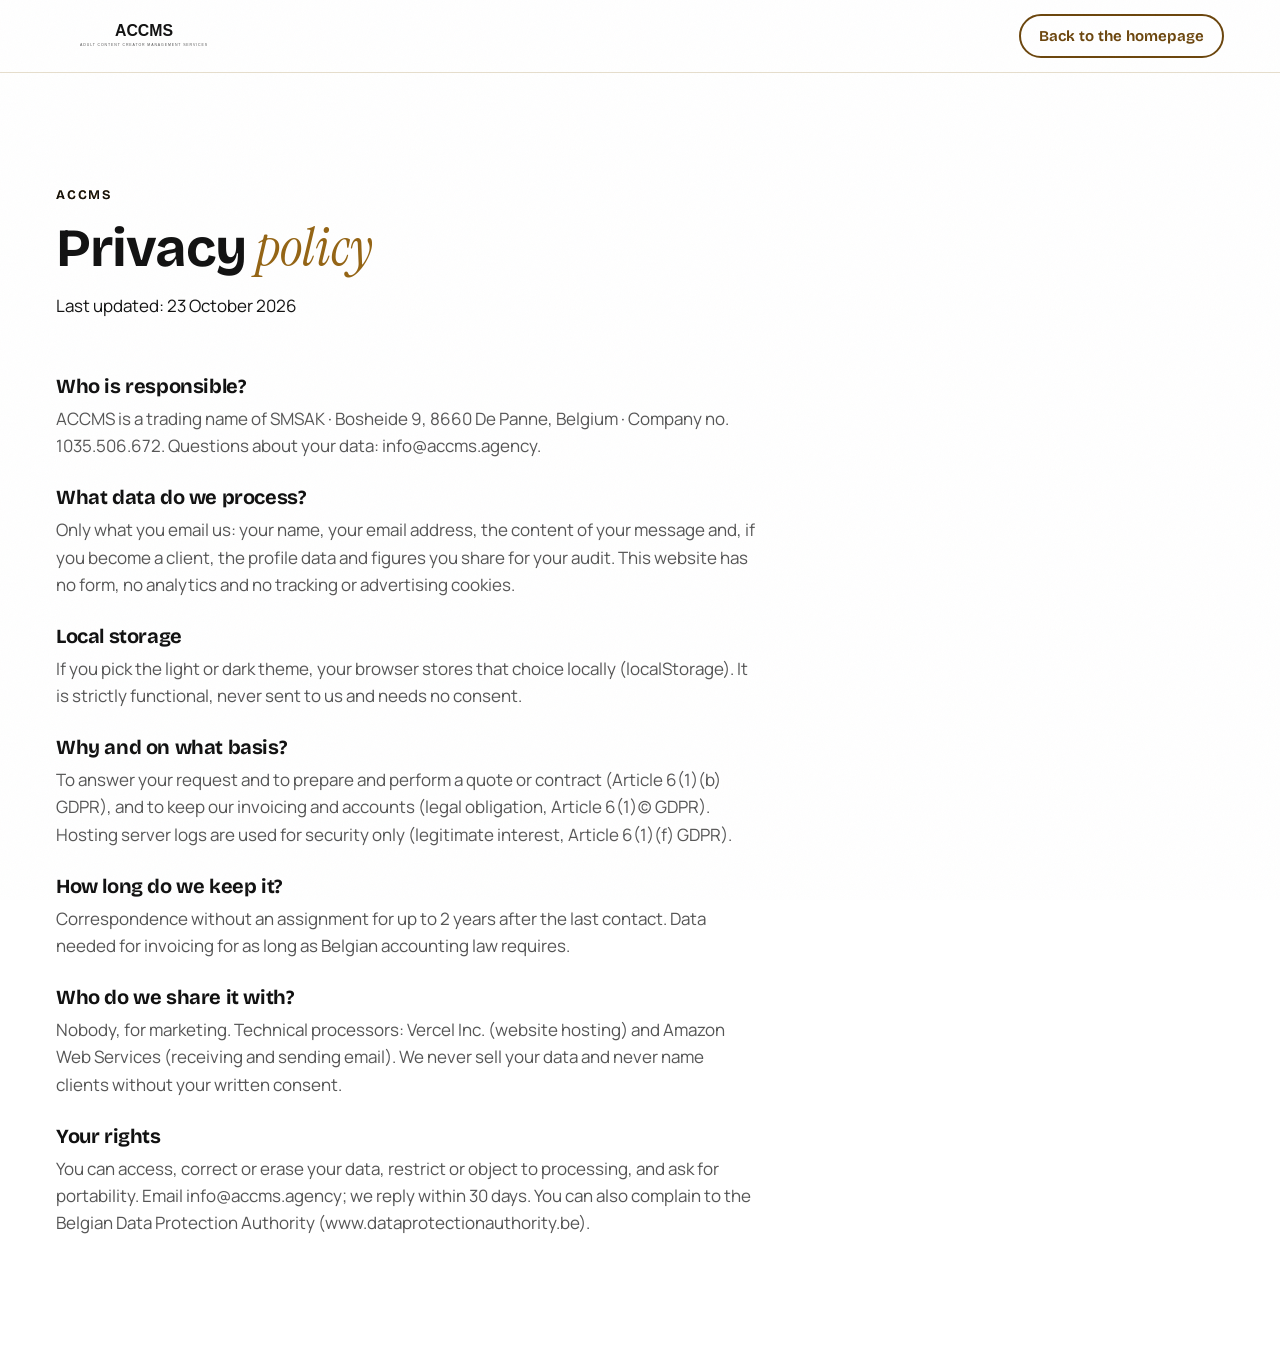
<file: en/privacy.html>
<!doctype html>
<html lang="en" data-locale="en-IE">
<head>
<meta charset="utf-8">
<meta name="viewport" content="width=device-width, initial-scale=1, viewport-fit=cover">
<title>Privacy policy · ACCMS</title>
<meta name="robots" content="noindex, follow">
<link rel="canonical" href="https://www.accms.agency/en/privacy">
<link rel="icon" href="../favicon.ico" sizes="any">
<link rel="stylesheet" href="../css/site.css">

</head>
<body>
<header class="site-header"><div class="wrap header-row">
<a class="brand" href="./" aria-label="ACCMS">
<img class="logo-dark" style="display:none" src="../assets/accms-logo-dark.svg" alt="ACCMS – Adult Content Creator Management Services" width="176" height="44">
<img class="logo-light" style="display:block" src="../assets/accms-logo-light.svg" alt="ACCMS – Adult Content Creator Management Services" width="176" height="44">
</a>
<a class="btn btn-ghost header-cta" href="./">Back to the homepage</a>
</div></header>
<main class="section legal"><div class="wrap">
<div class="section-head"><p class="label">ACCMS</p><h1>Privacy <em>policy</em></h1><p>Last updated: 23 October 2026</p></div>
<div class="legal-body"><section><h2>Who is responsible?</h2><p>ACCMS is a trading name of SMSAK · Bosheide 9, 8660 De Panne, Belgium · Company no. 1035.506.672. Questions about your data: info@accms.agency.</p></section><section><h2>What data do we process?</h2><p>Only what you email us: your name, your email address, the content of your message and, if you become a client, the profile data and figures you share for your audit. This website has no form, no analytics and no tracking or advertising cookies.</p></section><section><h2>Local storage</h2><p>If you pick the light or dark theme, your browser stores that choice locally (localStorage). It is strictly functional, never sent to us and needs no consent.</p></section><section><h2>Why and on what basis?</h2><p>To answer your request and to prepare and perform a quote or contract (Article 6(1)(b) GDPR), and to keep our invoicing and accounts (legal obligation, Article 6(1)(c) GDPR). Hosting server logs are used for security only (legitimate interest, Article 6(1)(f) GDPR).</p></section><section><h2>How long do we keep it?</h2><p>Correspondence without an assignment for up to 2 years after the last contact. Data needed for invoicing for as long as Belgian accounting law requires.</p></section><section><h2>Who do we share it with?</h2><p>Nobody, for marketing. Technical processors: Vercel Inc. (website hosting) and Amazon Web Services (receiving and sending email). We never sell your data and never name clients without your written consent.</p></section><section><h2>Your rights</h2><p>You can access, correct or erase your data, restrict or object to processing, and ask for portability. Email info@accms.agency; we reply within 30 days. You can also complain to the Belgian Data Protection Authority (www.dataprotectionauthority.be).</p></section></div>
</div></main>
</body>
</html>
</file>
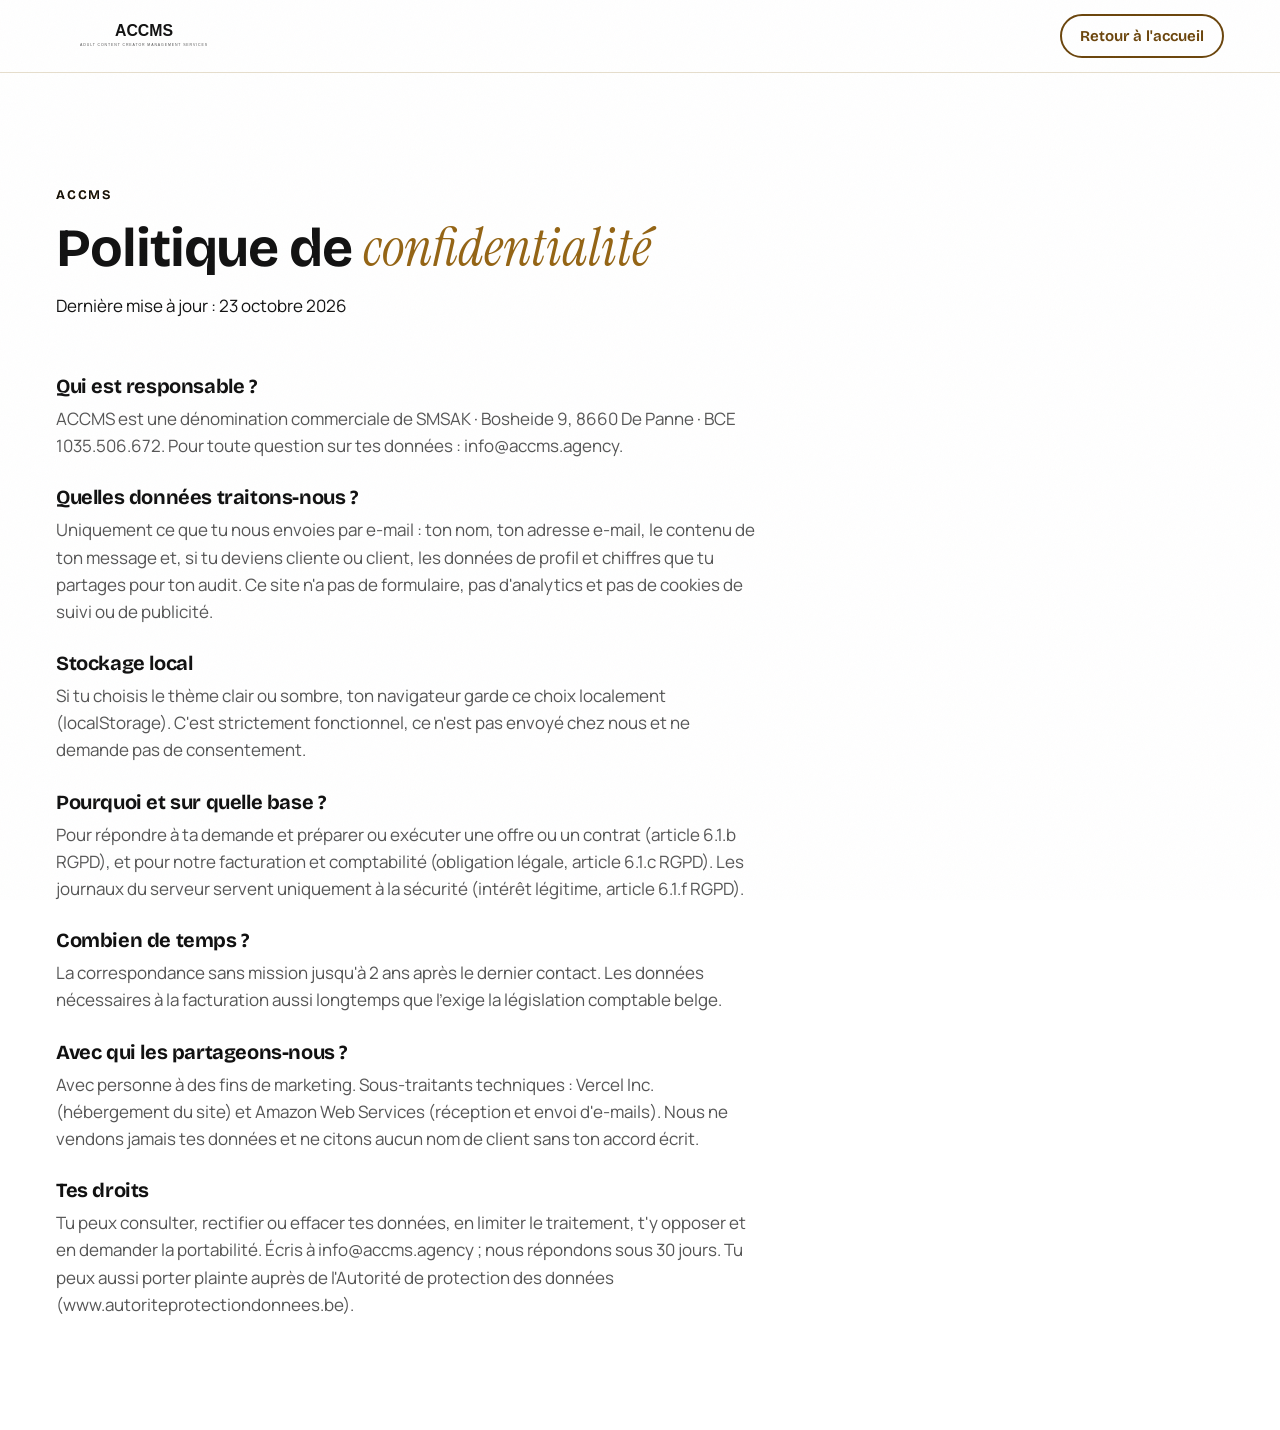
<file: fr/privacy.html>
<!doctype html>
<html lang="fr-BE" data-locale="fr-BE">
<head>
<meta charset="utf-8">
<meta name="viewport" content="width=device-width, initial-scale=1, viewport-fit=cover">
<title>Politique de confidentialité · ACCMS</title>
<meta name="robots" content="noindex, follow">
<link rel="canonical" href="https://www.accms.agency/fr/privacy">
<link rel="icon" href="../favicon.ico" sizes="any">
<link rel="stylesheet" href="../css/site.css">

</head>
<body>
<header class="site-header"><div class="wrap header-row">
<a class="brand" href="./" aria-label="ACCMS">
<img class="logo-dark" style="display:none" src="../assets/accms-logo-dark.svg" alt="ACCMS – Adult Content Creator Management Services" width="176" height="44">
<img class="logo-light" style="display:block" src="../assets/accms-logo-light.svg" alt="ACCMS – Adult Content Creator Management Services" width="176" height="44">
</a>
<a class="btn btn-ghost header-cta" href="./">Retour à l'accueil</a>
</div></header>
<main class="section legal"><div class="wrap">
<div class="section-head"><p class="label">ACCMS</p><h1>Politique de <em>confidentialité</em></h1><p>Dernière mise à jour : 23 octobre 2026</p></div>
<div class="legal-body"><section><h2>Qui est responsable ?</h2><p>ACCMS est une dénomination commerciale de SMSAK · Bosheide 9, 8660 De Panne · BCE 1035.506.672. Pour toute question sur tes données : info@accms.agency.</p></section><section><h2>Quelles données traitons-nous ?</h2><p>Uniquement ce que tu nous envoies par e-mail : ton nom, ton adresse e-mail, le contenu de ton message et, si tu deviens cliente ou client, les données de profil et chiffres que tu partages pour ton audit. Ce site n'a pas de formulaire, pas d'analytics et pas de cookies de suivi ou de publicité.</p></section><section><h2>Stockage local</h2><p>Si tu choisis le thème clair ou sombre, ton navigateur garde ce choix localement (localStorage). C'est strictement fonctionnel, ce n'est pas envoyé chez nous et ne demande pas de consentement.</p></section><section><h2>Pourquoi et sur quelle base ?</h2><p>Pour répondre à ta demande et préparer ou exécuter une offre ou un contrat (article 6.1.b RGPD), et pour notre facturation et comptabilité (obligation légale, article 6.1.c RGPD). Les journaux du serveur servent uniquement à la sécurité (intérêt légitime, article 6.1.f RGPD).</p></section><section><h2>Combien de temps ?</h2><p>La correspondance sans mission jusqu'à 2 ans après le dernier contact. Les données nécessaires à la facturation aussi longtemps que l'exige la législation comptable belge.</p></section><section><h2>Avec qui les partageons-nous ?</h2><p>Avec personne à des fins de marketing. Sous-traitants techniques : Vercel Inc. (hébergement du site) et Amazon Web Services (réception et envoi d'e-mails). Nous ne vendons jamais tes données et ne citons aucun nom de client sans ton accord écrit.</p></section><section><h2>Tes droits</h2><p>Tu peux consulter, rectifier ou effacer tes données, en limiter le traitement, t'y opposer et en demander la portabilité. Écris à info@accms.agency ; nous répondons sous 30 jours. Tu peux aussi porter plainte auprès de l'Autorité de protection des données (www.autoriteprotectiondonnees.be).</p></section></div>
</div></main>
</body>
</html>
</file>
<file: css/site.css>
/* ACCMS — Layout: zwarte grond uit het logo, goud als enige accent, één orbit-diagram als hero-moment.
   Dark-first: bare :root = donker (matcht de #111111 van het logo), licht via prefers-color-scheme of de toggle. */

@font-face { font-family: "Bricolage Grotesque"; src: url("../fonts/bricolage-grotesque.woff2") format("woff2"); font-weight: 200 800; font-display: swap; }
@font-face { font-family: "Instrument Serif"; src: url("../fonts/instrument-serif-italic.woff2") format("woff2"); font-style: italic; font-weight: 400; font-display: swap; }
@font-face { font-family: "Manrope"; src: url("../fonts/manrope.woff2") format("woff2"); font-weight: 200 800; font-display: swap; }

:root {
  --bg: #111111;
  --band: #1A1813;
  --card: #201D17;
  --line: #34302A;
  --fg: #F4EFE6;
  --muted: #B5AD9F;
  --accent: #E5A93C;
  --accent-ink: #E5A93C;
  --on-accent: #111111;
  --glow: rgba(229, 169, 60, .22);
  --ring: rgba(229, 169, 60, .55);
  --ring-soft: rgba(229, 169, 60, .3);

  --font-display: "Bricolage Grotesque", "Arial Narrow", system-ui, sans-serif;
  --font-accent: "Instrument Serif", Georgia, "Times New Roman", serif;
  --font-body: "Manrope", system-ui, -apple-system, "Segoe UI", sans-serif;

  --step-label: .8125rem;
  --step-0: 1.0625rem;
  --step-1: 1.25rem;
  --step-2: clamp(1.5rem, 2.4vw, 1.875rem);
  --step-3: clamp(2.1rem, 4.2vw, 3.4rem);
  --step-4: clamp(2.7rem, 6.4vw, 5.25rem);
  --radius: 14px;
  /* Motion tokens (motion-anti-slop): expressive curves, used sparingly */
  --dur-fast-01: 70ms; --dur-fast-02: 110ms;
  --dur-moderate-01: 150ms; --dur-moderate-02: 240ms;
  --dur-slow-01: 400ms; --dur-slow-02: 700ms;
  --ease-standard: cubic-bezier(0.4, 0.14, 0.3, 1);
  --ease-entrance: cubic-bezier(0, 0, 0.3, 1);
  --ease-exit: cubic-bezier(0.4, 0.14, 1, 1);
  --gutter: max(16px, env(safe-area-inset-left, 0px));
  --gutter-r: max(16px, env(safe-area-inset-right, 0px));
  color-scheme: light;
}

@media (prefers-color-scheme: light) {
  :root:not([data-theme="dark"]) {
    --bg: #FFFFFF; --band: #F7F3EA; --card: #FFFFFF; --line: #E6DECD;
    --fg: #111111; --muted: #555555; --accent: #E5A93C; --accent-ink: #946414; --on-accent: #111111;
    --glow: rgba(229, 169, 60, .28); --ring: rgba(148, 100, 20, .55); --ring-soft: rgba(148, 100, 20, .3);
    color-scheme: light;
  }
}
:root[data-theme="light"] {
  --bg: #FFFFFF; --band: #F7F3EA; --card: #FFFFFF; --line: #E6DECD;
  --fg: #111111; --muted: #555555; --accent: #E5A93C; --accent-ink: #946414; --on-accent: #111111;
  --glow: rgba(229, 169, 60, .28); --ring: rgba(148, 100, 20, .55); --ring-soft: rgba(148, 100, 20, .3);
  color-scheme: light;
}

*, *::before, *::after { box-sizing: border-box; }
html { scroll-behavior: smooth; scroll-padding-top: 88px; }
body {
  margin: 0; background: var(--bg); color: var(--fg);
  font-family: var(--font-body); font-size: var(--step-0); line-height: 1.6;
  -webkit-font-smoothing: antialiased; text-rendering: optimizeLegibility;
}
body::before { content: ""; position: fixed; inset: 0 0 auto; height: env(safe-area-inset-top, 0px); z-index: 30; background: var(--bg); }
img { max-width: 100%; display: block; }
a { color: var(--accent-ink); }
a:hover { color: var(--fg); }
:focus-visible { outline: 2px solid var(--accent); outline-offset: 3px; border-radius: 4px; }
h1, h2, h3 { font-family: var(--font-display); line-height: 1.05; margin: 0; text-wrap: balance; letter-spacing: -.02em; }
h2 { font-size: var(--step-3); font-weight: 700; }
h3 { font-size: var(--step-1); font-weight: 650; letter-spacing: -.01em; line-height: 1.25; }
p { margin: 0; }
em.serif, h1 em, h2 em { font-family: var(--font-accent); font-style: italic; font-weight: 400; color: var(--accent-ink); letter-spacing: 0; }

.wrap { max-width: 1200px; margin-inline: auto; padding-left: var(--gutter); padding-right: var(--gutter-r); }
.section { padding-block: clamp(64px, 9vw, 112px); }
.band { background: var(--band); }
.label { font-family: var(--font-display); font-size: var(--step-label); font-weight: 650; letter-spacing: .14em; text-transform: uppercase; color: var(--accent-ink); }
.section-head { display: grid; gap: 14px; margin-bottom: clamp(32px, 5vw, 56px); max-width: 760px; }
.section-head p { color: var(--muted); }
.muted { color: var(--muted); }
.skip { position: absolute; left: -9999px; }
.skip:focus { left: 16px; top: 16px; z-index: 50; background: var(--accent); color: var(--on-accent); padding: 10px 14px; border-radius: 8px; }

/* Buttons */
.btn { display: inline-flex; align-items: center; justify-content: center; gap: 8px; min-height: 48px; padding: 12px 24px; border-radius: 999px; font-family: var(--font-display); font-weight: 650; font-size: 1.0625rem; text-decoration: none; border: 2px solid var(--accent); transition: transform var(--dur-moderate-01) var(--ease-standard), background-color var(--dur-moderate-02) var(--ease-standard), color var(--dur-moderate-02) var(--ease-standard); }
.btn-primary { background: var(--accent); color: var(--on-accent); }
.btn-primary:hover { color: var(--on-accent); transform: translateY(-2px); }
.btn-ghost { background: transparent; color: var(--accent-ink); }
.btn-ghost:hover { background: var(--accent); color: var(--on-accent); }

/* Header */
.site-header { position: sticky; top: env(safe-area-inset-top, 0px); z-index: 20; background: color-mix(in srgb, var(--bg) 88%, transparent); backdrop-filter: blur(12px); -webkit-backdrop-filter: blur(12px); border-bottom: 1px solid var(--line); }
.header-row { display: flex; align-items: center; justify-content: space-between; gap: 16px; min-height: 72px; }
.brand { display: block; flex: none; }
.brand img { height: 44px; width: auto; }
.main-nav { display: flex; gap: 24px; }
.main-nav a { color: var(--fg); text-decoration: none; font-weight: 600; font-size: .9375rem; }
.main-nav a:hover { color: var(--accent-ink); }
.header-tools { display: flex; align-items: center; gap: 12px; }
.lang { display: flex; gap: 2px; font-family: var(--font-display); font-weight: 650; font-size: .875rem; }
.lang a { color: var(--muted); text-decoration: none; padding: 10px 6px; }
.lang a[aria-current="page"] { color: var(--accent-ink); }
.theme-toggle { display: inline-grid; place-items: center; width: 44px; height: 44px; border-radius: 50%; border: 1px solid var(--line); background: var(--card); color: var(--fg); cursor: pointer; }
.theme-toggle:hover { border-color: var(--accent); }
.theme-toggle svg { width: 20px; height: 20px; }
.header-cta { min-height: 44px; padding: 8px 18px; font-size: .9375rem; }

.logo-light, .icon-sun { display: none; }
@media (prefers-color-scheme: light) {
  :root:not([data-theme="dark"]) .logo-light, :root:not([data-theme="dark"]) .icon-sun { display: block; }
  :root:not([data-theme="dark"]) .logo-dark, :root:not([data-theme="dark"]) .icon-moon { display: none; }
}
:root[data-theme="light"] .logo-light, :root[data-theme="light"] .icon-sun { display: block; }
:root[data-theme="light"] .logo-dark, :root[data-theme="light"] .icon-moon { display: none; }

/* Hero */
.hero { position: relative; overflow: hidden; padding-block: clamp(48px, 8vw, 104px) clamp(56px, 8vw, 96px); }
.hero-grid { display: grid; grid-template-columns: minmax(0, 1.1fr) minmax(0, .9fr); gap: clamp(32px, 5vw, 72px); align-items: center; }
.hero-copy { display: grid; gap: 22px; min-width: 0; }
.hero h1 { font-size: var(--step-4); font-weight: 750; letter-spacing: -.035em; line-height: .98; }
.hero h1 .line { display: block; overflow: hidden; padding-bottom: .08em; }
.hero h1 .line > span { display: inline-block; animation: rise .9s cubic-bezier(.2, .7, .1, 1) both; animation-delay: var(--d, 0s); }
.hero .lead { font-size: var(--step-1); color: var(--fg); max-width: 34em; }
.hero .promise { color: var(--muted); max-width: 34em; }
.hero-ctas { display: flex; flex-wrap: wrap; gap: 12px; margin-top: 6px; }
.micro { font-size: .9375rem; color: var(--muted); display: flex; flex-wrap: wrap; gap: 6px 16px; }
.micro span::before { content: "✓"; color: var(--accent-ink); margin-right: 6px; font-weight: 700; }
.fade-in { animation: fade .9s ease both; animation-delay: var(--d, .3s); }

/* Orbit: binnenste ring = bereik, buitenste ring = omzet */
.orbit { --s: min(84vw, 460px); position: relative; width: var(--s); height: var(--s); max-width: 100%; margin-inline: auto; }
.orbit::before { content: ""; position: absolute; inset: -18%; border-radius: 50%; background: radial-gradient(circle, var(--glow), transparent 62%); animation: breathe 7s ease-in-out infinite; }
.ring { position: absolute; inset: 0; border-radius: 50%; border: 1.5px solid var(--ring); animation: spin 80s linear infinite; }
.ring.inner { inset: 21%; border-style: dashed; border-color: var(--ring-soft); animation-duration: 55s; animation-direction: reverse; }
.ring .node { position: absolute; left: 50%; top: 50%; transform: rotate(var(--a)) translateX(calc(var(--s) * .5)) rotate(calc(var(--a) * -1)); }
.ring.inner .node { transform: rotate(var(--a)) translateX(calc(var(--s) * .29)) rotate(calc(var(--a) * -1)); }
.node span { display: inline-block; transform: translate(-50%, -50%); white-space: nowrap; padding: 7px 14px; border-radius: 999px; background: var(--card); border: 1px solid var(--line); font-family: var(--font-display); font-weight: 650; font-size: clamp(.75rem, 1.6vw, .9375rem); color: var(--fg); animation: spin 80s linear infinite reverse; }
.ring.inner .node span { animation-duration: 55s; animation-direction: normal; }
.node span { display: inline-flex; align-items: center; gap: 7px; }
.pf-icon { width: 1.05em; height: 1.05em; flex: none; color: var(--accent-ink); }
.ring:not(.inner) .node span { border-color: var(--ring); }
.ring .n0 { --a: -45deg; } .ring .n1 { --a: 45deg; } .ring .n2 { --a: 135deg; } .ring .n3 { --a: 225deg; }
.ring.inner .n0 { --a: 0deg; } .ring.inner .n1 { --a: 90deg; } .ring.inner .n2 { --a: 180deg; } .ring.inner .n3 { --a: 270deg; }
.ring { list-style: none; margin: 0; padding: 0; }
.hero-visual { margin: 0; min-width: 0; }
.hero h1 .d0 { --d: .05s; } .hero h1 .d1 { --d: .17s; } .hero h1 .d2 { --d: .29s; }
.orbit-core { position: absolute; inset: 37%; border-radius: 50%; display: grid; place-items: center; }
.orbit-core img { width: 100%; height: 100%; }
.orbit-legend { margin-top: 18px; display: flex; justify-content: center; flex-wrap: wrap; gap: 8px 20px; font-size: .875rem; color: var(--muted); }
.orbit-legend span::before { content: ""; display: inline-block; width: 22px; vertical-align: middle; margin-right: 8px; border-top: 1.5px solid var(--ring); }
.orbit-legend span.reach::before { border-top-style: dashed; border-color: var(--ring-soft); }

@keyframes rise { from { transform: translateY(105%); } to { transform: none; } }
@keyframes fade { from { opacity: 0; transform: translateY(12px); } to { opacity: 1; transform: none; } }
@keyframes spin { to { rotate: 360deg; } }
@keyframes breathe { 0%, 100% { opacity: .7; scale: 1; } 50% { opacity: 1; scale: 1.06; } }

/* USP band */
.usp { border-block: 1px solid var(--line); background: var(--band); }
.usp ul { list-style: none; margin: 0; padding-block: 18px; display: flex; flex-wrap: wrap; justify-content: center; gap: 10px 32px; font-family: var(--font-display); font-weight: 650; font-size: .875rem; letter-spacing: .1em; text-transform: uppercase; }
.usp li::before { content: "◆"; color: var(--accent-ink); margin-right: 10px; font-size: .7em; vertical-align: .15em; }

/* Services: open kolommen met bovenrand, geen kaarten */
.cols-4 { display: grid; grid-template-columns: repeat(4, minmax(0, 1fr)); gap: 32px; }
.col { border-top: 2px solid var(--accent); padding-top: 20px; display: grid; gap: 10px; align-content: start; }
.col p { color: var(--muted); }

/* Funnel */
.funnel { display: grid; grid-template-columns: repeat(3, minmax(0, 1fr)); gap: 0; border: 1px solid var(--line); border-radius: var(--radius); overflow: hidden; }
.funnel > div { padding: 28px; display: grid; gap: 10px; align-content: start; background: var(--card); }
.funnel > div + div { border-left: 1px solid var(--line); }
.funnel .step { font-family: var(--font-display); font-weight: 650; font-size: var(--step-label); letter-spacing: .12em; text-transform: uppercase; color: var(--muted); }
.funnel > div:last-child .step { color: var(--accent-ink); }
.funnel p { color: var(--muted); }

/* Roadmap cards */
.cards { display: grid; grid-template-columns: repeat(auto-fill, minmax(260px, 1fr)); gap: 20px; }
.card { background: var(--card); border: 1px solid var(--line); border-radius: var(--radius); padding: 26px; display: grid; gap: 14px; align-content: start; }
.card.core { border-color: var(--accent); }
.card-top { display: flex; justify-content: space-between; align-items: center; gap: 10px; flex-wrap: wrap; }
.badge { font-family: var(--font-display); font-weight: 650; font-size: .75rem; letter-spacing: .08em; text-transform: uppercase; padding: 4px 10px; border-radius: 999px; border: 1px solid var(--line); color: var(--muted); }
.badge.hi { background: var(--accent); border-color: var(--accent); color: var(--on-accent); }
.badge.core { background: var(--fg); border-color: var(--fg); color: var(--bg); }
.card ul { margin: 0; padding-left: 20px; color: var(--muted); display: grid; gap: 6px; }
.kpi { font-size: .875rem; color: var(--muted); border-top: 1px solid var(--line); padding-top: 12px; }
.kpi strong { color: var(--accent-ink); font-weight: 700; }

/* Timeline */
.timeline { list-style: none; margin: 0; padding: 0; display: grid; grid-template-columns: repeat(4, minmax(0, 1fr)); gap: 24px; counter-reset: none; }
.timeline li { border-left: 2px solid var(--accent); padding-left: 20px; display: grid; gap: 6px; }
.timeline .when { font-family: var(--font-display); font-weight: 750; font-size: var(--step-2); letter-spacing: -.02em; color: var(--accent-ink); font-variant-numeric: tabular-nums; }

/* Calculator */
.calc { display: grid; grid-template-columns: minmax(0, 1.4fr) minmax(0, 1fr); gap: 32px; background: var(--card); border: 1px solid var(--line); border-radius: 20px; padding: clamp(22px, 4vw, 40px); }
.calc-inputs { display: grid; gap: 26px; min-width: 0; }
.field label { display: flex; justify-content: space-between; gap: 12px; font-weight: 600; }
.field output { font-family: var(--font-display); font-weight: 700; color: var(--accent-ink); font-variant-numeric: tabular-nums; }
.field input[type="range"] { width: 100%; height: 44px; accent-color: var(--accent); cursor: pointer; }
.calc-result { background: var(--bg); border-radius: var(--radius); padding: 28px; display: grid; gap: 6px; align-content: center; min-width: 0; }
.calc-result .big { font-family: var(--font-display); font-weight: 750; font-size: clamp(2.4rem, 5vw, 3.6rem); line-height: 1; color: var(--accent-ink); font-variant-numeric: tabular-nums; letter-spacing: -.03em; }
.calc-result .mid { font-family: var(--font-display); font-weight: 700; font-size: var(--step-2); font-variant-numeric: tabular-nums; }
.calc-result small { color: var(--muted); font-size: .8125rem; margin-top: 10px; }
.cta-strip { margin-top: 28px; display: flex; flex-wrap: wrap; align-items: center; justify-content: space-between; gap: 16px; padding: 22px 26px; border: 1px dashed var(--ring); border-radius: var(--radius); }
.cta-strip p { font-weight: 600; font-size: var(--step-1); }

/* Process */
.steps { list-style: none; margin: 0; padding: 0; display: grid; grid-template-columns: repeat(5, minmax(0, 1fr)); gap: 20px; counter-reset: step; }
.steps li { counter-increment: step; display: grid; gap: 8px; align-content: start; }
.steps li::before { content: counter(step); font-family: var(--font-accent); font-style: italic; font-size: 3.2rem; line-height: 1; color: var(--accent-ink); }
.steps p { color: var(--muted); font-size: 1rem; }

/* Pricing */
.plans { display: grid; grid-template-columns: repeat(3, minmax(0, 1fr)); gap: 20px; align-items: stretch; }
.plan { background: var(--card); border: 1px solid var(--line); border-radius: 20px; padding: 30px; display: flex; flex-direction: column; gap: 16px; }
.plan.featured { position: relative; isolation: isolate; overflow: hidden; border-color: transparent; }
.plan.featured::before { content: ""; position: absolute; inset: -60%; z-index: -2; background: conic-gradient(from 0deg, var(--line) 0 62%, var(--accent) 80%, #FFE3A6 86%, var(--accent) 92%, var(--line) 100%); animation: spin 7s linear infinite; }
.plan.featured::after { content: ""; position: absolute; inset: 2px; z-index: -1; border-radius: 18px; background: var(--card); }
.plan .flag { align-self: flex-start; }
.price { font-family: var(--font-display); font-weight: 750; font-size: clamp(2rem, 3.6vw, 2.6rem); letter-spacing: -.03em; line-height: 1.05; color: var(--accent-ink); }
.price small { display: block; font-family: var(--font-body); font-weight: 500; font-size: .9375rem; letter-spacing: 0; color: var(--muted); margin-top: 6px; }
.plan .note { font-size: .9375rem; color: var(--muted); }
.plan ul { margin: 0; padding-left: 20px; color: var(--muted); display: grid; gap: 6px; flex: 1; align-content: start; }
.plan .btn { width: 100%; }

/* Trust */
.trust { display: grid; grid-template-columns: repeat(4, minmax(0, 1fr)); gap: 32px; }
.trust h3 { color: var(--accent-ink); margin-bottom: 8px; }
.trust p { color: var(--muted); }

/* FAQ */
.faq { max-width: 860px; }
.faq-list { display: grid; gap: 12px; }
.faq details { background: var(--card); border: 1px solid var(--line); border-radius: var(--radius); padding-inline: 24px; }
.faq summary { cursor: pointer; list-style: none; padding-block: 20px; font-family: var(--font-display); font-weight: 650; font-size: var(--step-1); display: flex; justify-content: space-between; gap: 16px; }
.faq summary::-webkit-details-marker { display: none; }
.faq summary::after { content: "+"; color: var(--accent-ink); font-weight: 400; font-size: 1.6rem; line-height: 1; transition: rotate var(--dur-moderate-02) var(--ease-standard); }
.faq details[open] summary::after { rotate: 45deg; }
.faq details p { padding-bottom: 20px; color: var(--muted); max-width: 65ch; }

/* Contact */
.contact { background: var(--accent); color: var(--on-accent); }
.contact-row { display: flex; flex-wrap: wrap; align-items: center; justify-content: space-between; gap: 28px; }
.contact h2, .contact h2 em { color: var(--on-accent); }
.contact p { max-width: 38em; margin-top: 14px; font-size: var(--step-1); }
.contact .mail { display: flex; flex-wrap: wrap; gap: 10px; align-items: center; }
.contact .mail a { color: var(--on-accent); font-family: var(--font-display); font-weight: 750; font-size: var(--step-2); text-decoration-thickness: 2px; text-underline-offset: 4px; }
.copy-btn { min-height: 44px; padding: 8px 16px; border-radius: 999px; border: 2px solid var(--on-accent); background: transparent; color: var(--on-accent); font: 600 .9375rem var(--font-body); cursor: pointer; }
.copy-btn:hover { background: var(--on-accent); color: var(--accent); }

/* Footer */
.site-footer { padding-block: 40px; border-top: 1px solid var(--line); }
.footer-row { display: flex; flex-wrap: wrap; justify-content: space-between; align-items: center; gap: 20px; font-size: .9375rem; color: var(--muted); }
.footer-row img { height: 56px; width: auto; }
.footer-meta { display: grid; gap: 4px; }

/* ===== Motion & visuals ===== */

/* Grain: één vaste laag, uit op mobiel */
body::after { content: ""; position: fixed; inset: 0; z-index: 60; pointer-events: none; opacity: .05;
  background-image: url("data:image/svg+xml,%3Csvg xmlns='http://www.w3.org/2000/svg' width='160' height='160'%3E%3Cfilter id='n'%3E%3CfeTurbulence type='fractalNoise' baseFrequency='.85' numOctaves='3' stitchTiles='stitch'/%3E%3C/filter%3E%3Crect width='100%25' height='100%25' filter='url(%23n)'/%3E%3C/svg%3E"); }
@media (prefers-color-scheme: light) { :root:not([data-theme="dark"]) body::after { opacity: .03; } }
:root[data-theme="light"] body::after { opacity: .03; }

/* Scroll-voortgang: alleen waar scroll-timelines bestaan */
.progress { display: none; }
@supports (animation-timeline: scroll()) {
  .progress { display: block; position: fixed; top: env(safe-area-inset-top, 0px); left: 0; right: 0; height: 2px; z-index: 40; background: var(--accent); transform-origin: 0 50%; transform: scaleX(0); animation: grow linear both; animation-timeline: scroll(root); }
}
@keyframes grow { to { transform: scaleX(1); } }

/* Hero: deeltjes die naar het centrum stromen (volgers → fans) */
.hero-canvas { position: absolute; inset: 0; width: 100%; height: 100%; pointer-events: none; z-index: 0; }
.hero-grid { position: relative; z-index: 1; }
.orbit { transform: translate3d(var(--px, 0px), var(--py, 0px), 0); transition: transform var(--dur-slow-02) var(--ease-standard); }
.comet { position: absolute; inset: 0; border-radius: 50%; pointer-events: none;
  background: conic-gradient(from 0deg, transparent 0 80%, color-mix(in srgb, var(--accent) 55%, transparent) 95%, var(--accent) 100%);
  -webkit-mask: radial-gradient(farthest-side, transparent calc(100% - 3px), #000 calc(100% - 2.5px));
          mask: radial-gradient(farthest-side, transparent calc(100% - 3px), #000 calc(100% - 2.5px));
  animation: spin 9s linear infinite; }
.orbit-core .pulse { position: absolute; inset: 0; border-radius: 50%; border: 1.5px solid var(--accent); opacity: 0; animation: ripple 3.6s var(--ease-entrance) infinite; }
.orbit-core .pulse.p2 { animation-delay: 1.8s; }
.orbit-core img { position: relative; }
@keyframes ripple { 0% { transform: scale(1); opacity: .7; } 100% { transform: scale(2.3); opacity: 0; } }
@supports ((background-clip: text) or (-webkit-background-clip: text)) {
  .hero h1 em { background: linear-gradient(100deg, var(--accent-ink) 42%, #FFE9B8 50%, var(--accent-ink) 58%); background-size: 260% 100%; background-position: 100% 0;
    -webkit-background-clip: text; background-clip: text; color: transparent; animation: shimmer 2.2s var(--ease-standard) 1.1s 1 both; }
}
@keyframes shimmer { to { background-position: 0 0; } }

/* Kernpunten als doorlopende band */
.usp { overflow: hidden; -webkit-mask: linear-gradient(90deg, transparent, #000 8%, #000 92%, transparent); mask: linear-gradient(90deg, transparent, #000 8%, #000 92%, transparent); }
.usp .track { display: flex; width: max-content; animation: marquee 40s linear infinite; }
.usp .track ul { flex-wrap: nowrap; justify-content: flex-start; padding-right: 32px; }
.usp:hover .track { animation-play-state: paused; }
@keyframes marquee { to { transform: translateX(-50%); } }

/* Funnel: lichtpuls die van stap 1 naar 3 loopt */
.funnel { position: relative; }
.funnel::after { content: ""; position: absolute; left: 0; top: 0; width: 28%; height: 2px; background: linear-gradient(90deg, transparent, var(--accent), transparent); animation: flow 4.8s var(--ease-standard) infinite; }
@keyframes flow { from { transform: translateX(-100%); } to { transform: translateX(360%); } }

/* Roadmap-kaarten: spotlight die de cursor volgt */
.card { position: relative; overflow: hidden; transition: transform var(--dur-moderate-02) var(--ease-standard), border-color var(--dur-moderate-02) var(--ease-standard); }
.card > * { position: relative; }
.card::before { content: ""; position: absolute; inset: 0; pointer-events: none; opacity: 0; transition: opacity var(--dur-moderate-02) var(--ease-standard);
  background: radial-gradient(260px circle at var(--mx, 50%) var(--my, 50%), color-mix(in srgb, var(--accent) 18%, transparent), transparent 70%); }
@media (hover: hover) and (pointer: fine) {
  .card:hover { transform: translateY(-4px); border-color: var(--accent); }
  .card:hover::before { opacity: 1; }
}

/* Tijdlijn: gouden lijn die zich uittekent */
.timeline { position: relative; padding-top: 22px; }
.timeline::before { content: ""; position: absolute; left: 0; right: 0; top: 0; height: 2px; background: linear-gradient(90deg, var(--accent), color-mix(in srgb, var(--accent) 20%, transparent)); transform-origin: 0 50%; transition: transform calc(var(--dur-slow-02) * 2) var(--ease-entrance) .2s; }
.motion .timeline:not(.in)::before { transform: scaleX(0); }

/* CTA's: lichtstreep bij hover */
.btn-primary { position: relative; overflow: hidden; isolation: isolate; }
.btn-primary::after { content: ""; position: absolute; inset: 0; z-index: -1; background: linear-gradient(110deg, transparent 30%, rgba(255,255,255,.55) 50%, transparent 70%); transform: translateX(-120%); }
@media (hover: hover) { .btn-primary:hover::after { transform: translateX(120%); transition: transform var(--dur-slow-02) var(--ease-standard); } }

/* Calculator: kort oplichten bij een nieuwe waarde */
.calc-result { position: relative; overflow: hidden; }
.calc-result::after { content: ""; position: absolute; inset: 0; pointer-events: none; opacity: 0; background: radial-gradient(circle at 30% 40%, color-mix(in srgb, var(--accent) 22%, transparent), transparent 65%); transition: opacity var(--dur-slow-01) var(--ease-standard); }
.calc-result.flash::after { opacity: 1; transition-duration: var(--dur-fast-02); }

/* Scroll-reveals (alleen actief als JS ze aanzet; zonder JS blijft alles zichtbaar) */
[data-reveal] { transition: opacity var(--dur-slow-02) var(--ease-entrance) var(--stagger, 0ms), transform var(--dur-slow-02) var(--ease-entrance) var(--stagger, 0ms); }
.motion [data-reveal]:not(.in) { opacity: 0; transform: translateY(28px); }
.motion .card[data-reveal]:not(.in), .motion .plan[data-reveal]:not(.in) { transform: translateY(36px) scale(.97); }

/* FAQ vloeiend open */
@supports (interpolate-size: allow-keywords) {
  .faq-list { interpolate-size: allow-keywords; }
  .faq details::details-content { block-size: 0; overflow: hidden; transition: block-size var(--dur-moderate-02) var(--ease-standard), content-visibility var(--dur-moderate-02) allow-discrete; }
  .faq details[open]::details-content { block-size: auto; }
}

/* Taalwissel: zachte overgang tussen pagina's; thema-wissel: cirkel vanuit de knop */
@view-transition { navigation: auto; }
html.vt-theme::view-transition-old(root), html.vt-theme::view-transition-new(root) { animation: none; mix-blend-mode: normal; }
.theme-toggle svg { transition: transform var(--dur-slow-01) var(--ease-standard); }
.theme-toggle:active svg { transform: rotate(-30deg) scale(.9); }

@media (max-width: 768px) { body::after { display: none; } }

/* Legal pages */
.legal h1 { font-size: var(--step-3); }
.legal-body { display: grid; gap: 28px; max-width: 70ch; }
.legal-body h2 { font-size: var(--step-1); margin-bottom: 8px; }
.legal-body p { color: var(--muted); }
.footer-meta a { color: var(--muted); }

/* Responsive */
@media (max-width: 1080px) {
  .main-nav { display: none; }
  .cols-4, .trust { grid-template-columns: repeat(2, minmax(0, 1fr)); }
  .steps { grid-template-columns: repeat(3, minmax(0, 1fr)); }
  .plans { grid-template-columns: minmax(0, 1fr); max-width: 560px; }
}
@media (max-width: 860px) {
  .hero-grid, .calc { grid-template-columns: minmax(0, 1fr); }
  .funnel { grid-template-columns: minmax(0, 1fr); }
  .funnel > div + div { border-left: 0; border-top: 1px solid var(--line); }
  .timeline { grid-template-columns: repeat(2, minmax(0, 1fr)); }
  .steps { grid-template-columns: repeat(2, minmax(0, 1fr)); }
  .header-cta { display: none; }
}
@media (max-width: 560px) {
  .cols-4, .trust, .timeline, .steps { grid-template-columns: minmax(0, 1fr); }
  .cards { grid-template-columns: minmax(0, 1fr); }
  .brand img { height: 36px; }
  .header-tools { gap: 6px; }
  .usp ul { justify-content: flex-start; }
}

@media (prefers-reduced-motion: reduce) {
  *, *::before, *::after { animation: none !important; transition: none !important; }
  html { scroll-behavior: auto; }
  .usp .track { width: auto; flex-wrap: wrap; justify-content: center; }
  .usp ul[aria-hidden="true"], .comet, .orbit-core .pulse, .progress, .hero-canvas { display: none; }
  .hero h1 em { color: var(--accent-ink); background: none; }
  .motion [data-reveal]:not(.in) { opacity: 1; transform: none; }
}

/* ===== Premium enhancements ===== */

/* Soft cursor glow (desktop only) */
.cursor-glow {
  position: fixed;
  width: 420px;
  height: 420px;
  border-radius: 50%;
  pointer-events: none;
  z-index: 5;
  background: radial-gradient(circle, color-mix(in srgb, var(--accent) 12%, transparent) 0%, transparent 70%);
  transform: translate(-50%, -50%);
  opacity: 0;
  transition: opacity 0.4s ease;
  mix-blend-mode: screen;
}
body.has-cursor .cursor-glow { opacity: 1; }
@media (prefers-reduced-motion: reduce), (max-width: 860px), (hover: none) {
  .cursor-glow { display: none !important; }
}

/* Floating ambient orbs in hero */
.ambient-orbs {
  position: absolute;
  inset: 0;
  pointer-events: none;
  z-index: 0;
  overflow: hidden;
}
.orb {
  position: absolute;
  border-radius: 50%;
  background: radial-gradient(circle, color-mix(in srgb, var(--accent) 18%, transparent), transparent 70%);
  filter: blur(40px);
  animation: float 12s ease-in-out infinite;
  opacity: 0.6;
}
.orb:nth-child(1) { width: 280px; height: 280px; top: 10%; left: 5%; animation-delay: 0s; }
.orb:nth-child(2) { width: 180px; height: 180px; top: 60%; right: 8%; animation-delay: -4s; }
.orb:nth-child(3) { width: 120px; height: 120px; bottom: 15%; left: 20%; animation-delay: -8s; }
@keyframes float {
  0%, 100% { transform: translateY(0) translateX(0) scale(1); }
  33% { transform: translateY(-30px) translateX(15px) scale(1.05); }
  66% { transform: translateY(20px) translateX(-10px) scale(0.95); }
}
@media (prefers-reduced-motion: reduce) { .orb { animation: none; } }

/* Magnetic buttons – extra polish */
.btn {
  transition: transform 0.25s cubic-bezier(0.2, 0.8, 0.2, 1), box-shadow 0.3s ease, background-color 0.3s ease;
  will-change: transform;
}
.btn-primary:hover {
  box-shadow: 0 8px 28px color-mix(in srgb, var(--accent) 35%, transparent);
  transform: translateY(-3px);
}
.btn-ghost:hover {
  box-shadow: 0 4px 20px color-mix(in srgb, var(--accent) 15%, transparent);
}

/* 3D tilt cards & plans */
.card, .plan {
  transform-style: preserve-3d;
  transition: transform 0.4s cubic-bezier(0.2, 0.8, 0.2, 1), box-shadow 0.4s ease, border-color 0.3s ease;
  will-change: transform;
}
.card:hover, .plan:hover {
  box-shadow: 0 16px 40px rgba(0,0,0,.18), 0 0 0 1px color-mix(in srgb, var(--accent) 30%, transparent);
}
.plan.featured:hover {
  box-shadow: 0 20px 50px color-mix(in srgb, var(--accent) 25%, transparent);
}

/* Enhanced featured plan border pulse */
.plan.featured::before {
  animation: spin 8s linear infinite, pulse-border 3s ease-in-out infinite;
}
@keyframes pulse-border {
  0%, 100% { opacity: 1; }
  50% { opacity: 0.75; }
}

/* Header on scroll */
.site-header.scrolled {
  box-shadow: 0 4px 30px rgba(0,0,0,.12);
  background: color-mix(in srgb, var(--bg) 94%, transparent);
  backdrop-filter: blur(20px);
}

/* Luxury link underlines */
.main-nav a, .lang a {
  position: relative;
}
.main-nav a::after, .lang a::after {
  content: "";
  position: absolute;
  left: 0; bottom: -2px;
  width: 0; height: 1.5px;
  background: var(--accent);
  transition: width 0.3s cubic-bezier(0.2, 0.8, 0.2, 1);
}
.main-nav a:hover::after, .lang a:hover::after { width: 100%; }

/* Subtle gold shimmer on labels */
.label {
  background: linear-gradient(90deg, var(--accent-ink), #FFE9B8, var(--accent-ink));
  background-size: 200% auto;
  -webkit-background-clip: text;
  background-clip: text;
  color: transparent;
  animation: label-shimmer 6s linear infinite;
}
@keyframes label-shimmer {
  0% { background-position: 0% center; }
  100% { background-position: 200% center; }
}
@media (prefers-reduced-motion: reduce) {
  .label { animation: none; color: var(--accent-ink); background: none; -webkit-text-fill-color: currentColor; }
}

/* Stronger focus rings for premium feel */
:focus-visible {
  outline: 2px solid var(--accent);
  outline-offset: 4px;
  box-shadow: 0 0 0 4px color-mix(in srgb, var(--accent) 25%, transparent);
}

/* Lenis smooth scroll helpers */
html.lenis, html.lenis body { height: auto; }
.lenis.lenis-smooth { scroll-behavior: auto !important; }

/* Cursor trail sits above glow but below content */
.cursor-glow { z-index: 5; }

/* Hero video visual */
.hero-visual {
  position: relative;
  margin: 0;
  border-radius: 20px;
  overflow: hidden;
  box-shadow: 0 20px 60px rgba(0,0,0,.35);
  aspect-ratio: 16 / 10;
  max-width: 100%;
}
.hero-video {
  width: 100%;
  height: 100%;
  object-fit: cover;
  display: block;
}
.hero-video-overlay {
  position: absolute;
  inset: 0;
  background: linear-gradient(180deg, rgba(0,0,0,.05) 0%, rgba(0,0,0,.25) 100%);
  pointer-events: none;
}
@media (max-width: 860px) {
  .hero-visual { aspect-ratio: 16 / 9; margin-top: 8px; }
}

/* ===== Premium Hero Video ===== */
.hero-visual {
  position: relative;
  margin: 0;
  border-radius: 24px;
  overflow: hidden;
  box-shadow:
    0 30px 80px rgba(0,0,0,.45),
    0 0 0 1px rgba(255,215,0,.15);
  aspect-ratio: 16 / 10;
  max-width: 100%;
  isolation: isolate;
}
.hero-video {
  width: 100%;
  height: 100%;
  object-fit: cover;
  display: block;
  transform: scale(1.02);
  transition: transform .8s cubic-bezier(.2,.7,.1,1);
}
.hero-visual:hover .hero-video {
  transform: scale(1.06);
}
.hero-video-overlay {
  position: absolute;
  inset: 0;
  background:
    linear-gradient(180deg, rgba(0,0,0,.15) 0%, transparent 40%, rgba(0,0,0,.4) 100%),
    radial-gradient(ellipse at center, transparent 40%, rgba(0,0,0,.25) 100%);
  pointer-events: none;
}
.hero-video-badge {
  position: absolute;
  bottom: 16px;
  left: 16px;
  z-index: 2;
  display: inline-flex;
  align-items: center;
  gap: 8px;
  padding: 6px 12px;
  border-radius: 999px;
  background: rgba(0,0,0,.55);
  backdrop-filter: blur(8px);
  color: #fff;
  font-size: .75rem;
  font-weight: 650;
  letter-spacing: .08em;
  text-transform: uppercase;
  border: 1px solid rgba(255,255,255,.15);
}
.hero-video-badge::before {
  content: "";
  width: 6px;
  height: 6px;
  border-radius: 50%;
  background: #ff2d55;
  box-shadow: 0 0 8px #ff2d55;
  animation: pulse-dot 1.6s ease-in-out infinite;
}
@keyframes pulse-dot {
  0%, 100% { opacity: 1; transform: scale(1); }
  50% { opacity: .6; transform: scale(.8); }
}
@media (max-width: 860px) {
  .hero-visual { aspect-ratio: 16 / 9; margin-top: 12px; border-radius: 18px; }
}

/* Platform strip */
.platforms { padding: 28px 0 8px; }
.platforms-label {
  text-align: center;
  font-size: .75rem;
  letter-spacing: .18em;
  text-transform: uppercase;
  color: var(--muted);
  margin-bottom: 14px;
}
.platform-row {
  display: flex;
  flex-wrap: wrap;
  justify-content: center;
  align-items: center;
  gap: 28px 40px;
}
.platform-item {
  display: grid;
  place-items: center;
  opacity: .75;
  transition: opacity .3s ease, transform .3s ease;
  filter: grayscale(.3);
}
.platform-item:hover {
  opacity: 1;
  transform: translateY(-3px);
  filter: none;
}
.platform-item img {
  height: 36px;
  width: auto;
  max-width: 140px;
}

/* Extra hero polish */
.hero-visual {
  animation: hero-float 6s ease-in-out infinite;
}
@keyframes hero-float {
  0%, 100% { transform: translateY(0); }
  50% { transform: translateY(-8px); }
}

/* Visual cards */
.visuals { padding: 40px 0 20px; }
.visual-grid {
  display: grid;
  grid-template-columns: repeat(auto-fit, minmax(260px, 1fr));
  gap: 20px;
}
.visual-card {
  position: relative;
  border-radius: 20px;
  overflow: hidden;
  background: var(--card);
  border: 1px solid var(--line);
  min-height: 280px;
  transition: transform .4s cubic-bezier(.2,.7,.1,1), box-shadow .4s ease;
}
.visual-card:hover {
  transform: translateY(-6px);
  box-shadow: 0 20px 50px rgba(0,0,0,.3);
}
.visual-card img {
  width: 100%;
  height: 100%;
  object-fit: cover;
  position: absolute;
  inset: 0;
  transition: transform .6s ease;
}
.visual-card:hover img { transform: scale(1.05); }
.visual-card-content {
  position: relative;
  z-index: 1;
  padding: 24px;
  height: 100%;
  display: flex;
  flex-direction: column;
  justify-content: flex-end;
  background: linear-gradient(180deg, transparent 30%, rgba(0,0,0,.75) 100%);
  color: #fff;
}
.visual-tag {
  display: inline-block;
  font-size: .7rem;
  letter-spacing: .12em;
  text-transform: uppercase;
  background: rgba(255,255,255,.15);
  backdrop-filter: blur(6px);
  padding: 4px 10px;
  border-radius: 999px;
  margin-bottom: 8px;
  width: fit-content;
}
.visual-card h3 { margin: 0 0 4px; font-size: 1.25rem; font-weight: 700; }
.visual-card p { margin: 0; font-size: .9rem; opacity: .85; }

/* Stagger reveal for cards */
[data-reveal] { opacity: 0; transform: translateY(20px); animation: revealUp .7s ease forwards; }
.visual-card:nth-child(1) { animation-delay: .1s; }
.visual-card:nth-child(2) { animation-delay: .2s; }
.visual-card:nth-child(3) { animation-delay: .3s; }
@keyframes revealUp {
  to { opacity: 1; transform: none; }
}

/* Better platform visibility */
.platforms { padding: 36px 0 16px; }
.platforms-label {
  text-align: center;
  font-size: .8rem;
  letter-spacing: .2em;
  text-transform: uppercase;
  color: var(--fg);
  opacity: .7;
  margin-bottom: 20px;
  font-weight: 650;
}
.platform-row {
  display: flex;
  flex-wrap: wrap;
  justify-content: center;
  align-items: center;
  gap: 32px 48px;
}
.platform-item {
  display: grid;
  place-items: center;
  opacity: .85;
  transition: opacity .3s ease, transform .3s ease;
}
.platform-item:hover {
  opacity: 1;
  transform: translateY(-4px) scale(1.04);
}
.platform-item img {
  height: 40px;
  width: auto;
  max-width: 180px;
  filter: none;
}

/* iOS / mobile video fix */
.hero-visual {
  display: block;
  width: 100%;
  min-height: 200px;
}
.hero-video {
  width: 100%;
  height: auto;
  min-height: 200px;
  object-fit: cover;
  background: #111;
}
@media (max-width: 860px) {
  .hero-grid { grid-template-columns: 1fr; }
  .hero-visual {
    order: -1; /* video first on mobile */
    aspect-ratio: 16 / 9;
    margin-bottom: 16px;
  }
}

/* Force light mode only */
:root, :root[data-theme="dark"], :root[data-theme="light"] {
  --bg: #FFFFFF;
  --band: #F7F3EA;
  --card: #FFFFFF;
  --line: #E6DECD;
  --fg: #111111;
  --muted: #555555;
  --accent: #E5A93C;
  --accent-ink: #946414;
  --on-accent: #111111;
  --glow: rgba(229, 169, 60, .28);
  --ring: rgba(148, 100, 20, .55);
  --ring-soft: rgba(148, 100, 20, .3);
  color-scheme: light;
}
.logo-dark, .icon-moon, .theme-toggle { display: none !important; }
.logo-light, .icon-sun { display: block !important; }

/* Extra color & visual effects */
.hero {
  background: linear-gradient(135deg, #fff9f0 0%, #fff 40%, #fdf6e8 100%);
}
.hero::before {
  content: "";
  position: absolute;
  inset: 0;
  background: radial-gradient(ellipse at 80% 20%, rgba(229,169,60,.12), transparent 50%),
              radial-gradient(ellipse at 20% 80%, rgba(255,45,85,.06), transparent 45%);
  pointer-events: none;
  z-index: 0;
}
.btn-primary {
  background: linear-gradient(135deg, #E5A93C, #d4922a);
  box-shadow: 0 4px 16px rgba(229,169,60,.35);
  transition: transform .2s ease, box-shadow .2s ease;
}
.btn-primary:hover {
  transform: translateY(-2px);
  box-shadow: 0 8px 24px rgba(229,169,60,.45);
}
.platforms {
  background: linear-gradient(180deg, #fff 0%, #faf6ef 100%);
}
.visual-card {
  box-shadow: 0 8px 24px rgba(0,0,0,.06);
}
.visual-card:hover {
  box-shadow: 0 16px 40px rgba(229,169,60,.15);
}
/* Soft animated gradient border on hero video */
.hero-visual {
  box-shadow: 0 20px 50px rgba(0,0,0,.12), 0 0 0 1px rgba(229,169,60,.2);
}

/* ===== Contrast & readability improvements (light) ===== */
:root, :root[data-theme="light"] {
  --fg: #0F0F0F;
  --muted: #3D3D3D;
  --accent-ink: #7A4F0E;
}

body {
  color: var(--fg);
  -webkit-font-smoothing: antialiased;
  text-rendering: optimizeLegibility;
}

.hero .lead,
.section-head p,
.promise,
.col p,
.funnel p,
.plan p,
.faq details p,
.contact p {
  color: var(--fg);
  line-height: 1.65;
}

.muted,
.micro,
.platforms-label,
.lang a {
  color: #2C2C2C;
}

.label,
.hero h1 em,
h2 em,
.accent-ink {
  color: #6B450C;
  font-weight: 600;
}

a {
  color: #6B450C;
  text-underline-offset: 3px;
}
a:hover {
  color: #0F0F0F;
}

.btn-ghost {
  color: #6B450C;
  border-color: #6B450C;
}

.main-nav a {
  color: #0F0F0F;
  font-weight: 650;
}

.usp li {
  color: #1A1A1A;
}

/* Ensure visual card text stays readable */
.visual-card-content {
  color: #FFFFFF;
  text-shadow: 0 1px 3px rgba(0,0,0,.6);
}
.visual-card h3,
.visual-card p {
  color: #FFFFFF;
}
</file>
